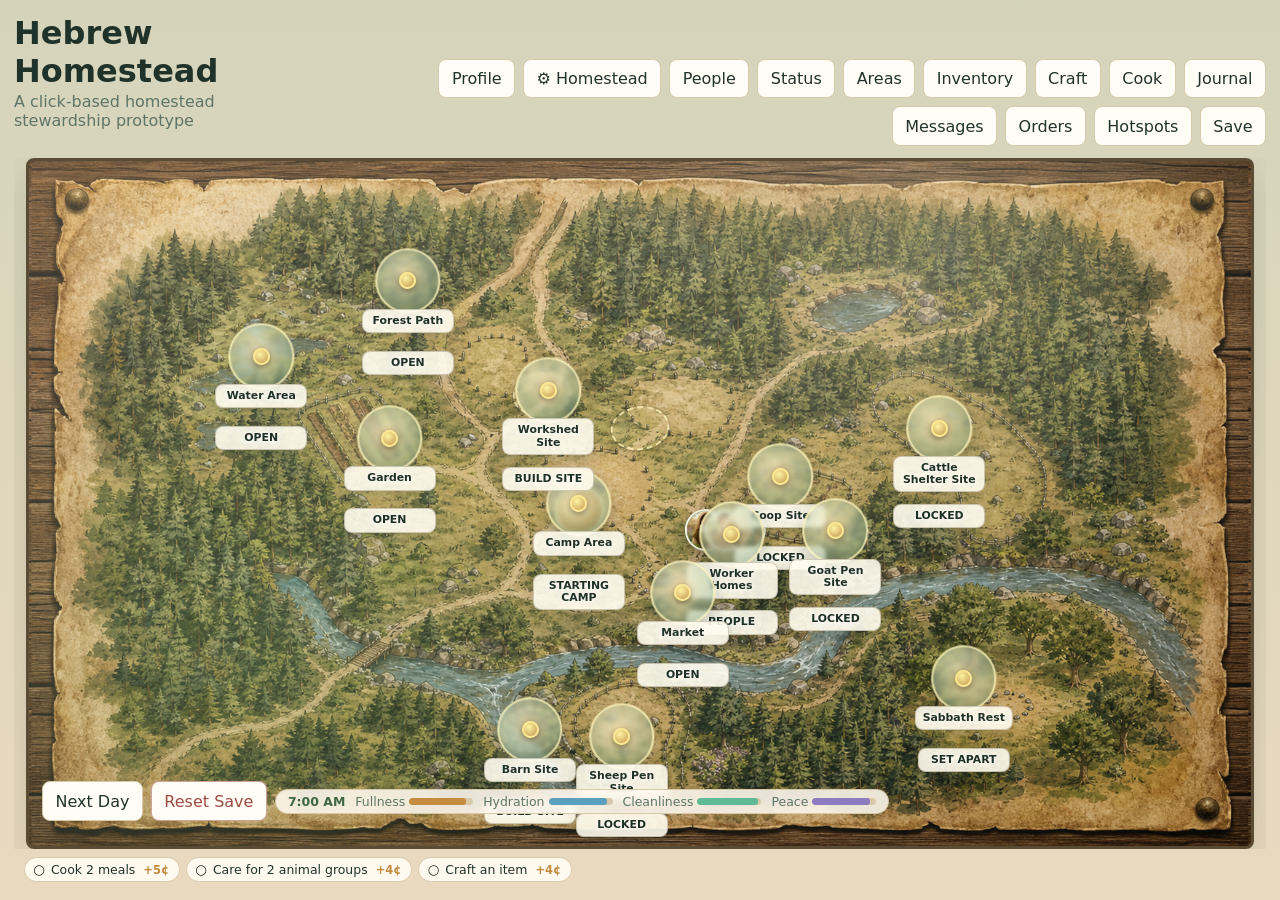
<file: index.html>
<!DOCTYPE html>
<html lang="en">
<head>
  <meta charset="UTF-8">
  <meta name="viewport" content="width=device-width, initial-scale=1.0">
  <title>Hebrew Homestead</title>
  <link rel="stylesheet" href="style.css?v=20250530d">
</head>
<body>
  <div class="app-shell">
    <header class="topbar">
      <div>
        <h1>Hebrew Homestead</h1>
        <p class="subtitle">A click-based homestead stewardship prototype</p>
      </div>
      <button id="mobileMenuBtn" class="mobile-toggle" type="button" aria-expanded="false" aria-controls="topActions">Menu</button>
      <div id="topActions" class="top-actions">
        <button id="profileBtn" type="button">Profile</button>
        <button id="homesteadBtn" type="button">⚙ Homestead</button>
        <button id="peopleBtn" type="button">People</button>
        <button id="statusBtn" type="button">Status</button>
        <button id="areasBtn" type="button">Areas</button>
        <button id="inventoryBtn" type="button">Inventory</button>
        <button id="craftingBtn" type="button">Craft</button>
        <button id="cookingBtn" type="button">Cook</button>
        <button id="journalBtn" type="button">Journal</button>
        <button id="messagesBtn" type="button">Messages</button>
        <button id="ordersBtn" type="button">Orders</button>
        <button id="debugBtn" type="button">Hotspots</button>
        <button id="saveBtn" type="button">Save</button>
      </div>
    </header>

    <main class="game-layout">
      <section class="scene-shell" aria-label="Current scene">
        <div id="sceneStage" class="scene-stage">
          <div class="scene-fallback">
            <h2 id="sceneTitleOverlay">Homestead Overview</h2>
            <p id="sceneDescriptionOverlay"></p>
          </div>
          <div id="seasonLayer" class="season-layer" aria-hidden="true"></div>
          <div id="sceneDecorations" class="scene-decorations" aria-hidden="true"></div>
          <div id="hotspotLayer" class="hotspot-layer"></div>
          <div id="nightOverlay" class="night-overlay" aria-hidden="true"></div>
          <div id="messageBar" class="message-bar" aria-live="polite"></div>
          <div id="modalBackdrop" class="modal-backdrop hidden">
            <section class="modal-panel" role="dialog" aria-modal="true" aria-labelledby="modalTitle">
              <div class="modal-header">
                <h2 id="modalTitle">Modal</h2>
                <button id="closeModalBtn" type="button">Close</button>
              </div>
              <div id="modalBody" class="modal-body"></div>
            </section>
          </div>
        </div>
        <div class="scene-actions">
          <button id="nextDayBtn" type="button">Next Day</button>
          <button id="resetSaveBtn" class="danger-action" type="button">Reset Save</button>
          <div id="vitalBar" class="vital-bar" aria-live="polite"></div>
        </div>
      </section>
      <button id="goalToggleBtn" class="goal-toggle" type="button" aria-expanded="false" aria-controls="goalStrip">Daily Goals</button>
      <div id="goalStrip" class="goal-strip"></div>
    </main>
  </div>

  <div class="landscape-hint" id="landscapeHint" role="dialog" aria-label="Rotate device">
    <span class="hint-icon">📱</span>
    <p class="hint-title">Rotate to Landscape</p>
    <p class="hint-sub">Hebrew Homestead is designed for landscape mode.<br>Rotate your device for the best experience.</p>
    <p class="hint-sub" style="margin-top:8px;opacity:0.55;">Tap anywhere to play in portrait anyway</p>
  </div>

  <script src="game.js?v=20250530d" defer></script>
</body>
</html>
</file>
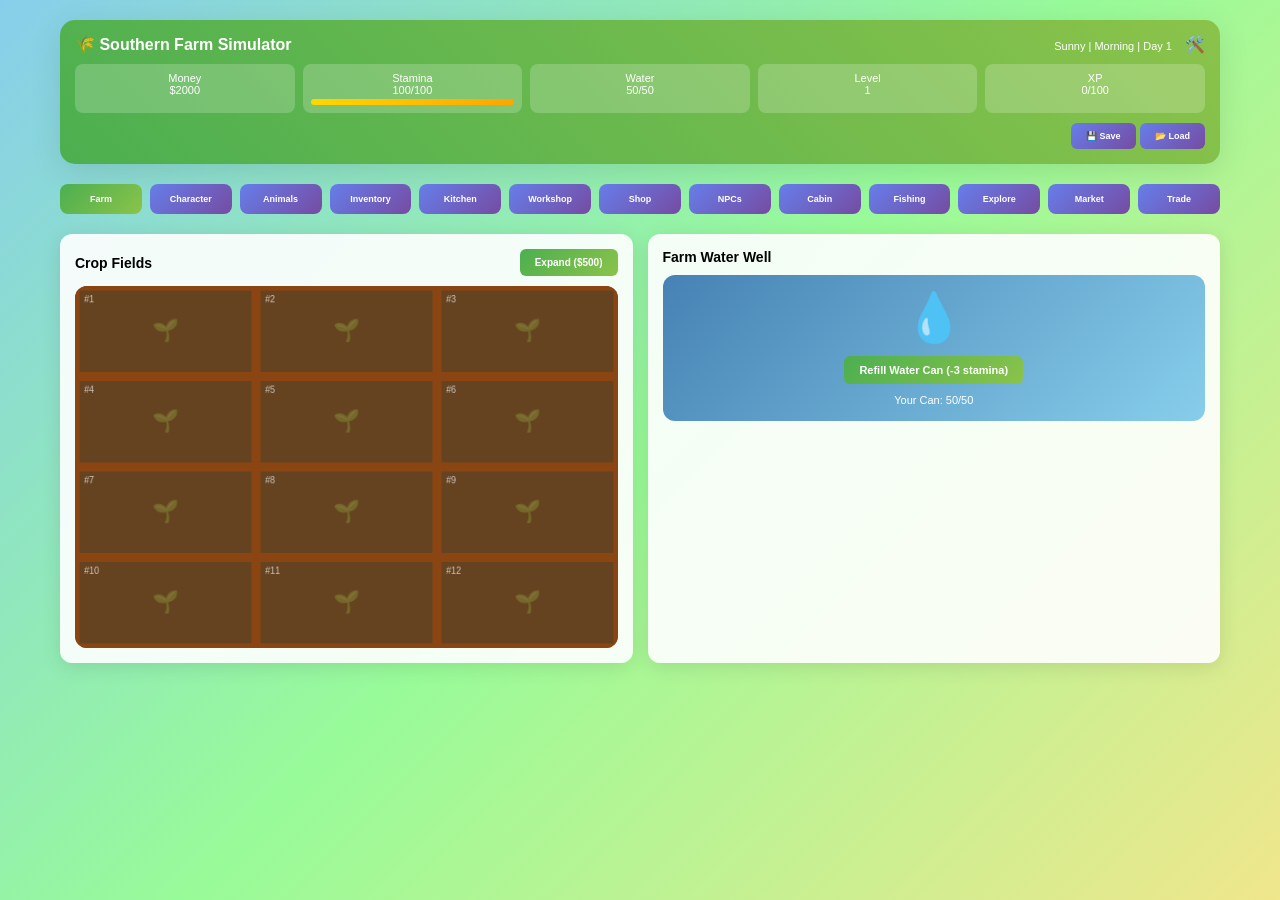
<file: example for plant growing animation and small plots/southernfarm.html>
<!DOCTYPE html>
<html lang="en">
<head>
<meta charset="UTF-8">
<meta name="viewport" content="width=device-width, initial-scale=1.0">
<title>Southern Farm Simulator</title>
<style>
* {
  margin: 0;
  padding: 0;
  box-sizing: border-box;
}

body {
  font-family: 'Segoe UI', Tahoma, Geneva, Verdana, sans-serif;
  background: linear-gradient(135deg, #87CEEB 0%, #98FB98 50%, #F0E68C 100%);
  min-height: 100vh;
  overflow-x: hidden;
}

.game-container {
  max-width: 1200px;
  margin: 0 auto;
  padding: 20px;
}

.dev-panel {
  position: fixed;
  top: 10px;
  right: 10px;
  background: rgba(0,0,0,0.9);
  color: white;
  padding: 15px;
  border-radius: 10px;
  z-index: 5000;
  display: none;
  max-width: 300px;
  max-height: 80vh;
  overflow-y: auto;
}

.dev-panel.active {
  display: block;
}

.dev-btn {
  background: #444;
  color: white;
  border: none;
  padding: 5px 10px;
  border-radius: 4px;
  cursor: pointer;
  margin: 2px;
  font-size: 10px;
}

.dev-btn:hover {
  background: #666;
}

.header {
  background: linear-gradient(45deg, #4CAF50, #8BC34A);
  color: white;
  padding: 15px;
  border-radius: 15px;
  margin-bottom: 20px;
  box-shadow: 0 8px 32px rgba(0,0,0,0.1);
}

.header-stats {
  display: grid;
  grid-template-columns: repeat(auto-fit, minmax(110px, 1fr));
  gap: 8px;
}

.stat-item {
  background: rgba(255,255,255,0.2);
  padding: 8px;
  border-radius: 8px;
  text-align: center;
  font-size: 11px;
}

.progress-bar {
  width: 100%;
  height: 6px;
  background: rgba(255,255,255,0.3);
  border-radius: 3px;
  overflow: hidden;
  margin-top: 3px;
}

.progress-fill {
  height: 100%;
  background: linear-gradient(90deg, #FFD700, #FFA500);
  transition: width 0.3s ease;
}

.nav-container {
  display: grid;
  grid-template-columns: repeat(auto-fit, minmax(70px, 1fr));
  gap: 8px;
  margin-bottom: 20px;
}

.nav-btn {
  background: linear-gradient(135deg, #667eea 0%, #764ba2 100%);
  color: white;
  border: none;
  padding: 10px 6px;
  border-radius: 8px;
  cursor: pointer;
  transition: all 0.3s ease;
  font-weight: bold;
  font-size: 9px;
  text-align: center;
}

.nav-btn:hover {
  transform: translateY(-2px);
}

.nav-btn.active {
  background: linear-gradient(135deg, #4CAF50 0%, #8BC34A 100%);
}

.page {
  display: none;
}

.page.active {
  display: block;
}

.farm-layout {
  display: grid;
  grid-template-columns: 1fr 1fr;
  gap: 15px;
}

.farm-section {
  background: rgba(255,255,255,0.9);
  border-radius: 12px;
  padding: 15px;
  box-shadow: 0 4px 20px rgba(0,0,0,0.1);
}

#farmCanvas {
  width: 100%;
  border-radius: 12px;
  cursor: pointer;
  background: linear-gradient(135deg, #8B4513 0%, #A0522D 100%);
  display: block;
}

#animalsCanvas {
  width: 100%;
  border-radius: 12px;
  cursor: pointer;
  background: linear-gradient(135deg, #90EE90 0%, #98FB98 100%);
  display: block;
  margin-top: 10px;
}

.btn {
  background: linear-gradient(135deg, #667eea 0%, #764ba2 100%);
  color: white;
  border: none;
  padding: 8px 15px;
  border-radius: 6px;
  cursor: pointer;
  transition: all 0.3s ease;
  font-weight: bold;
  font-size: 11px;
}

.btn:hover {
  transform: translateY(-1px);
}

.btn:disabled {
  background: #ccc;
  cursor: not-allowed;
  transform: none;
}

.btn-success { background: linear-gradient(135deg, #4CAF50 0%, #8BC34A 100%); }
.btn-danger { background: linear-gradient(135deg, #FF6B6B 0%, #FF8E53 100%); }

.field-popup {
  position: fixed;
  background: white;
  border: 2px solid #4CAF50;
  border-radius: 12px;
  padding: 20px;
  box-shadow: 0 8px 32px rgba(0,0,0,0.3);
  z-index: 2000;
  max-width: 300px;
  top: 50%;
  left: 50%;
  transform: translate(-50%, -50%);
  display: none;
  max-height: 80vh;
  overflow-y: auto;
}

.field-popup.active {
  display: block;
}

.notification {
  position: fixed;
  top: 20px;
  right: 20px;
  background: linear-gradient(135deg, #4CAF50 0%, #8BC34A 100%);
  color: white;
  padding: 12px 18px;
  border-radius: 8px;
  box-shadow: 0 4px 20px rgba(0,0,0,0.3);
  z-index: 4000;
  font-size: 12px;
  display: none;
}

.appliance-card {
  background: rgba(255,255,255,0.8);
  border-radius: 8px;
  padding: 12px;
  text-align: center;
  cursor: pointer;
  border: 2px solid transparent;
  transition: all 0.3s ease;
}

.appliance-card:hover {
  transform: scale(1.05);
  border-color: #4CAF50;
}

.appliance-card.selected {
  border-color: #4CAF50;
  background: rgba(76, 175, 80, 0.2);
}

@media (max-width: 768px) {
  .farm-layout { grid-template-columns: 1fr; }
}
</style>
</head>
<body>

<div class="dev-panel" id="devPanel">
  <h3 style="margin-bottom: 10px;">Dev Tools</h3>
  <div style="display: grid; grid-template-columns: 1fr 1fr; gap: 5px;">
    <button class="dev-btn" onclick="devAddMoney()">+$5000</button>
    <button class="dev-btn" onclick="devAddStamina()">+100 Stamina</button>
    <button class="dev-btn" onclick="devGrowCrops()">Grow Crops</button>
    <button class="dev-btn" onclick="devAddSeeds()">+Seeds</button>
    <button class="dev-btn" onclick="devMaxSkills()">Max Skills</button>
    <button class="dev-btn" onclick="devAddMaterials()">+Materials</button>
    <button class="dev-btn" onclick="devFeedAnimals()">Feed Animals</button>
    <button class="dev-btn" onclick="devResetGame()">Reset Game</button>
  </div>
  <button class="dev-btn" onclick="toggleDevPanel()" style="width: 100%; margin-top: 10px;">Close</button>
</div>

<div class="game-container">
  <div class="header">
    <div style="display: flex; justify-content: space-between; align-items: center; margin-bottom: 10px;">
      <h1 style="font-size: 16px;">🌾 Southern Farm Simulator</h1>
      <div style="font-size: 11px;">
        <span id="weatherDisplay">Sunny</span> |
        <span id="timeOfDay">Morning</span> |
        <span id="timeDisplay">Day 1</span>
        <button onclick="toggleDevPanel()" style="background: none; border: none; color: white; cursor: pointer; margin-left: 10px; font-size: 16px;">🛠️</button>
      </div>
    </div>
    <div class="header-stats">
      <div class="stat-item">
        <div>Money</div>
        <div id="moneyDisplay">$2000</div>
      </div>
      <div class="stat-item">
        <div>Stamina</div>
        <div id="staminaDisplay">100/100</div>
        <div class="progress-bar">
          <div class="progress-fill" id="staminaBar" style="width: 100%"></div>
        </div>
      </div>
      <div class="stat-item">
        <div>Water</div>
        <div id="waterDisplay">50/50</div>
      </div>
      <div class="stat-item">
        <div>Level</div>
        <div id="levelDisplay">1</div>
      </div>
      <div class="stat-item">
        <div>XP</div>
        <div id="xpDisplay">0/100</div>
      </div>
    </div>
    <div style="margin-top: 10px; text-align: right;">
      <button class="btn" onclick="saveGame()" style="font-size: 9px;">💾 Save</button>
      <button class="btn" onclick="loadGame()" style="font-size: 9px;">📂 Load</button>
    </div>
  </div>

  <div class="nav-container">
    <button class="nav-btn active" onclick="showPage('farm')">Farm</button>
    <button class="nav-btn" onclick="showPage('character')">Character</button>
    <button class="nav-btn" onclick="showPage('animals')">Animals</button>
    <button class="nav-btn" onclick="showPage('inventory')">Inventory</button>
    <button class="nav-btn" onclick="showPage('kitchen')">Kitchen</button>
    <button class="nav-btn" onclick="showPage('workshop')">Workshop</button>
    <button class="nav-btn" onclick="showPage('shop')">Shop</button>
    <button class="nav-btn" onclick="showPage('npcs')">NPCs</button>
    <button class="nav-btn" onclick="showPage('cabin')">Cabin</button>
    <button class="nav-btn" onclick="showPage('fishing')">Fishing</button>
    <button class="nav-btn" onclick="showPage('explore')">Explore</button>
    <button class="nav-btn" onclick="showPage('market')">Market</button>
    <button class="nav-btn" onclick="showPage('trade')">Trade</button>
  </div>

  <div id="farm" class="page active">
    <div class="farm-layout">
      <div class="farm-section">
        <div style="display: flex; justify-content: space-between; align-items: center; margin-bottom: 10px;">
          <h3 style="font-size: 14px;">Crop Fields</h3>
          <button class="btn btn-success" onclick="expandFields()" style="font-size: 10px;">Expand ($500)</button>
        </div>
        <div id="farmUpgrades" style="margin-bottom: 10px; font-size: 11px;">
          <div id="tractorStatus"></div>
          <div id="irrigationStatus"></div>
        </div>
        <canvas id="farmCanvas" width="600" height="400"></canvas>
      </div>
      <div class="farm-section">
        <h3 style="font-size: 14px; margin-bottom: 10px;">Farm Water Well</h3>
        <div style="background: linear-gradient(135deg, #4682B4 0%, #87CEEB 100%); border-radius: 12px; padding: 15px; text-align: center; color: white;">
          <div style="font-size: 48px; margin-bottom: 10px;">💧</div>
          <button class="btn btn-success" onclick="refillWater()">Refill Water Can (-3 stamina)</button>
          <div style="margin-top: 10px; font-size: 11px;">Your Can: <span id="wellWaterDisplay">50/50</span></div>
        </div>
      </div>
    </div>
  </div>

  <div id="character" class="page">
    <h2 style="font-size: 16px; margin-bottom: 15px;">Character</h2>
    <div class="farm-section">
      <h3 style="margin-bottom: 10px;">Skills</h3>
      <div id="skillsDisplay"></div>
    </div>
  </div>

  <div id="animals" class="page">
    <h2 style="font-size: 16px; margin-bottom: 15px;">Animal Management</h2>
    <div class="farm-section">
      <h3 style="font-size: 14px; margin-bottom: 10px;">Animal Pens</h3>
      <canvas id="animalsCanvas" width="800" height="500"></canvas>
    </div>
    <div id="animalControls" style="margin-top: 15px;"></div>
  </div>

  <div id="inventory" class="page">
    <h2 style="font-size: 16px; margin-bottom: 15px;">Inventory</h2>
    <div style="background: rgba(255,255,255,0.9); border-radius: 12px; padding: 15px; margin-bottom: 15px;">
      <h3 style="margin-bottom: 10px; font-size: 14px;">Seeds</h3>
      <div id="inventorySeeds" style="display: grid; grid-template-columns: repeat(auto-fit, minmax(100px, 1fr)); gap: 8px;"></div>
    </div>
    <div style="background: rgba(255,255,255,0.9); border-radius: 12px; padding: 15px; margin-bottom: 15px;">
      <h3 style="margin-bottom: 10px; font-size: 14px;">Crops</h3>
      <div id="inventoryCrops" style="display: grid; grid-template-columns: repeat(auto-fit, minmax(100px, 1fr)); gap: 8px;"></div>
    </div>
    <div style="background: rgba(255,255,255,0.9); border-radius: 12px; padding: 15px; margin-bottom: 15px;">
      <h3 style="margin-bottom: 10px; font-size: 14px;">Fish</h3>
      <div id="inventoryFish" style="display: grid; grid-template-columns: repeat(auto-fit, minmax(100px, 1fr)); gap: 8px;"></div>
    </div>
    <div style="background: rgba(255,255,255,0.9); border-radius: 12px; padding: 15px; margin-bottom: 15px;">
      <h3 style="margin-bottom: 10px; font-size: 14px;">Cooked Food (Click to eat)</h3>
      <div id="inventoryCooked" style="display: grid; grid-template-columns: repeat(auto-fit, minmax(100px, 1fr)); gap: 8px;"></div>
    </div>
    <div style="background: rgba(255,255,255,0.9); border-radius: 12px; padding: 15px; margin-bottom: 15px;">
      <h3 style="margin-bottom: 10px; font-size: 14px;">Materials</h3>
      <div id="inventoryMaterials" style="display: grid; grid-template-columns: repeat(auto-fit, minmax(100px, 1fr)); gap: 8px;"></div>
    </div>
  </div>

  <div id="kitchen" class="page">
    <div style="background: linear-gradient(135deg, #FFF8DC 0%, #F5DEB3 100%); border-radius: 15px; padding: 20px;">
      <h2 style="text-align: center; color: #8B4513; margin-bottom: 15px;">Country Kitchen</h2>
      <div id="kitchenLevel" style="text-align: center; margin-bottom: 15px; font-size: 12px;">
        Level 1 Kitchen
        <button class="btn" onclick="upgradeKitchen()" style="font-size: 10px; margin-left: 10px;">Upgrade ($1000)</button>
      </div>
      <div style="display: grid; grid-template-columns: repeat(auto-fit, minmax(100px, 1fr)); gap: 12px; margin-bottom: 15px;">
        <div class="appliance-card" onclick="selectAppliance('stove')" id="appliance-stove">
          <div style="font-size: 32px;">🔥</div>
          <div style="font-size: 11px; margin-top: 5px; font-weight: bold;">Stove</div>
        </div>
        <div class="appliance-card" onclick="selectAppliance('oven')" id="appliance-oven">
          <div style="font-size: 32px;">🍞</div>
          <div style="font-size: 11px; margin-top: 5px; font-weight: bold;">Oven</div>
        </div>
        <div class="appliance-card" onclick="selectAppliance('grill')" id="appliance-grill">
          <div style="font-size: 32px;">🍖</div>
          <div style="font-size: 11px; margin-top: 5px; font-weight: bold;">Grill</div>
        </div>
        <div class="appliance-card" onclick="selectAppliance('fryer')" id="appliance-fryer">
          <div style="font-size: 32px;">🍤</div>
          <div style="font-size: 11px; margin-top: 5px; font-weight: bold;">Fryer</div>
        </div>
      </div>
      <div id="cookingRecipes"></div>
    </div>
  </div>

  <div id="workshop" class="page">
    <h2 style="font-size: 16px; margin-bottom: 15px;">Workshop</h2>
    <div style="background: rgba(255,255,255,0.9); border-radius: 12px; padding: 15px; margin-bottom: 15px;">
      <h3 style="margin-bottom: 10px;">Farm Upgrades</h3>
      <div id="farmUpgradesList"></div>
    </div>
    <div style="background: rgba(255,255,255,0.9); border-radius: 12px; padding: 15px;">
      <h3 style="margin-bottom: 10px;">Production</h3>
      <div style="background: #4CAF50; color: white; padding: 15px; border-radius: 8px;">
        <h4 style="margin-bottom: 6px; font-size: 12px;">Make Animal Feed</h4>
        <div style="font-size: 10px; margin-bottom: 8px;">5 Wheat → 20 Animal Feed</div>
        <button class="btn btn-success" onclick="craftAnimalFeed()" style="font-size: 10px;">Craft</button>
      </div>
    </div>
  </div>

  <div id="shop" class="page">
    <h2 style="font-size: 16px; margin-bottom: 15px;">Your Farm Shop</h2>
    <div style="background: rgba(255,255,255,0.9); border-radius: 12px; padding: 15px; margin-bottom: 15px;">
      <h3 style="margin-bottom: 10px;">List Items for Sale</h3>
      <p style="font-size: 11px; margin-bottom: 10px; color: #666;">Customers buy when you sleep!</p>
      <div style="margin-bottom: 15px;">
        <label style="font-size: 11px; display: block; margin-bottom: 5px;">Select Item:</label>
        <select id="shopItemSelect" style="width: 100%; padding: 8px; border-radius: 6px; border: 1px solid #ddd; margin-bottom: 8px; font-size: 11px;">
          <option value="">-- Choose Item --</option>
        </select>
        <label style="font-size: 11px; display: block; margin-bottom: 5px;">Quantity:</label>
        <input type="number" id="shopQuantity" min="1" value="1" style="width: 100%; padding: 8px; border-radius: 6px; border: 1px solid #ddd; margin-bottom: 8px; font-size: 11px;">
        <button class="btn btn-success" onclick="listItemInShop()" style="font-size: 11px; width: 100%;">List Item</button>
      </div>
    </div>
    <div style="background: rgba(255,255,255,0.9); border-radius: 12px; padding: 15px;">
      <h3 style="margin-bottom: 10px;">Listed Items</h3>
      <div id="shopListings"></div>
    </div>
  </div>

  <div id="npcs" class="page">
    <h2 style="font-size: 16px; margin-bottom: 15px;">Town NPCs</h2>
    <div id="npcContainer"></div>
  </div>

  <div id="cabin" class="page">
    <div style="background: linear-gradient(135deg, #8B4513 0%, #D2691E 100%); border-radius: 15px; padding: 25px; text-align: center; color: white;">
      <h2 style="margin-bottom: 15px;">Cozy Log Cabin</h2>
      <div style="font-size: 40px; margin-bottom: 15px;">🏠🔥💤</div>
      <div style="display: grid; grid-template-columns: repeat(2, 1fr); gap: 12px;">
        <button style="background: rgba(255,255,255,0.2); border: none; color: white; padding: 15px; border-radius: 8px; cursor: pointer;" onclick="takeNap()">
          <div style="font-size: 24px;">😴</div>
          <div style="font-size: 11px; margin-top: 5px;"><strong>Nap</strong><br/>+30 Stamina</div>
        </button>
        <button style="background: rgba(255,255,255,0.2); border: none; color: white; padding: 15px; border-radius: 8px; cursor: pointer;" onclick="endDay()">
          <div style="font-size: 24px;">🛏️</div>
          <div style="font-size: 11px; margin-top: 5px;"><strong>Sleep</strong><br/>End Day</div>
        </button>
      </div>
    </div>
  </div>

  <div id="fishing" class="page">
    <div style="background: linear-gradient(180deg, #87CEEB 0%, #4682B4 100%); border-radius: 15px; padding: 20px; text-align: center;">
      <h2 style="margin-bottom: 15px; color: white;">Mountain Stream Fishing</h2>
      <canvas id="fishingCanvas" width="600" height="300" style="border-radius: 10px; display: block; margin: 0 auto;"></canvas>
      <div style="margin: 15px 0;">
        <button class="btn btn-success" onclick="castLine()" id="castBtn">Cast Line (-8 stamina)</button>
        <button class="btn btn-danger" onclick="reelIn()" id="reelBtn" style="display: none;">Reel In!</button>
        <div style="margin-top: 10px; font-size: 11px; color: white;">Worm Bait: <span id="wormCount">5</span></div>
      </div>
    </div>
  </div>

  <div id="explore" class="page">
    <h2 style="font-size: 16px; margin-bottom: 15px;">Exploration</h2>
    <div style="background: linear-gradient(135deg, #8B4513 0%, #A0522D 100%); border-radius: 15px; padding: 20px; color: white; text-align: center;">
      <h3>Activities</h3>
      <div style="display: grid; grid-template-columns: repeat(auto-fit, minmax(120px, 1fr)); gap: 15px; margin-top: 15px;">
        <button style="background: rgba(255,255,255,0.2); border: none; color: white; padding: 15px; border-radius: 10px; cursor: pointer;" onclick="chopWood()">
          <div style="font-size: 24px;">🪓</div>
          <div style="font-size: 11px; margin-top: 5px;"><strong>Chop Wood</strong><br/>(-6 stamina)</div>
        </button>
        <button style="background: rgba(255,255,255,0.2); border: none; color: white; padding: 15px; border-radius: 10px; cursor: pointer;" onclick="digWorms()">
          <div style="font-size: 24px;">🪱</div>
          <div style="font-size: 11px; margin-top: 5px;"><strong>Dig Worms</strong><br/>(-4 stamina)</div>
        </button>
        <button style="background: rgba(255,255,255,0.2); border: none; color: white; padding: 15px; border-radius: 10px; cursor: pointer;" onclick="mineStone()">
          <div style="font-size: 24px;">🪨</div>
          <div style="font-size: 11px; margin-top: 5px;"><strong>Mine Stone</strong><br/>(-8 stamina)</div>
        </button>
        <button style="background: rgba(255,255,255,0.2); border: none; color: white; padding: 15px; border-radius: 10px; cursor: pointer;" onclick="mineIron()">
          <div style="font-size: 24px;">⛏️</div>
          <div style="font-size: 11px; margin-top: 5px;"><strong>Mine Iron</strong><br/>(-12 stamina)</div>
        </button>
      </div>
    </div>
  </div>

  <div id="market" class="page">
    <h2 style="font-size: 16px; margin-bottom: 15px;">General Store</h2>
    <div id="marketContent"></div>
  </div>

  <div id="trade" class="page">
    <h2 style="font-size: 16px; margin-bottom: 15px;">Livestock Trading</h2>
    <div id="tradeContent"></div>
  </div>
</div>

<div id="fieldPopup" class="field-popup">
  <h3 id="fieldTitle">Field Actions</h3>
  <div id="fieldActions" style="display: grid; gap: 10px; margin-top: 15px;"></div>
  <button class="btn" onclick="closeFieldPopup()" style="width: 100%; margin-top: 10px;">Close</button>
</div>

<div id="notification" class="notification"></div>

<script>
let gameState = {
  money: 2000, stamina: 100, maxStamina: 100, water: 50, maxWater: 50,
  level: 1, xp: 0, xpToNext: 100, day: 1, timeOfDay: 'Morning', weather: 'Sunny',
  fields: [],
  inventory: {
    seeds: {'Tomato Seeds':10,'Carrot Seeds':8,'Corn Seeds':5,'Wheat Seeds':10,'Okra Seeds':3,'Collard Seeds':5,'Sweet Potato Seeds':4},
    crops: {}, fish: {}, cooked: {}, animalProducts: {},
    materials: {'Wood':20,'Stone':10,'Iron Ore':5,'Worms':5,'Animal Feed':50,'Fertilizer':10}
  },
  animals: [], shopListings: [], npcOrders: [],
  upgrades: {tractor:false,irrigation:false,kitchenLevel:1,shed:false},
  skills: {farming:0,cooking:0,fishing:0,animal:0}
};

const CROPS = {
  'Tomato':{icon:'🍅',growTime:35000,value:8,seeds:'Tomato Seeds',xp:10,color:'#FF6347'},
  'Carrot':{icon:'🥕',growTime:25000,value:6,seeds:'Carrot Seeds',xp:8,color:'#FF8C00'},
  'Corn':{icon:'🌽',growTime:45000,value:12,seeds:'Corn Seeds',xp:15,color:'#FFD700'},
  'Wheat':{icon:'🌾',growTime:40000,value:10,seeds:'Wheat Seeds',xp:12,color:'#F4A460'},
  'Okra':{icon:'🫛',growTime:38000,value:14,seeds:'Okra Seeds',xp:13,color:'#90EE90'},
  'Collards':{icon:'🥬',growTime:32000,value:11,seeds:'Collard Seeds',xp:11,color:'#228B22'},
  'Sweet Potato':{icon:'🍠',growTime:35000,value:12,seeds:'Sweet Potato Seeds',xp:11,color:'#CD853F'}
};

const APPLIANCE_RECIPES = {
  stove:[
    {name:'Tomato Soup',ingredients:{'Tomato':3},stamina:40,value:25},
    {name:'Corn Chowder',ingredients:{'Corn':2,'Milk':1},stamina:50,value:35},
    {name:'Collard Greens',ingredients:{'Collards':3},stamina:35,value:30},
    {name:'Vegetable Stew',ingredients:{'Carrot':2,'Tomato':2},stamina:45,value:32}
  ],
  oven:[
    {name:'Cornbread',ingredients:{'Corn':2,'Egg':1},stamina:45,value:30},
    {name:'Sweet Potato Pie',ingredients:{'Sweet Potato':3,'Egg':1},stamina:60,value:50},
    {name:'Biscuits',ingredients:{'Wheat':3,'Milk':1},stamina:35,value:28},
    {name:'Roasted Chicken',ingredients:{'Chicken':1},stamina:70,value:65}
  ],
  grill:[
    {name:'Grilled Bass',ingredients:{'Bass':1},stamina:50,value:40},
    {name:'Grilled Trout',ingredients:{'Trout':1},stamina:45,value:38},
    {name:'BBQ Chicken',ingredients:{'Chicken':1},stamina:65,value:55},
    {name:'Lamb Chops',ingredients:{'Lamb':1},stamina:75,value:70}
  ],
  fryer:[
    {name:'Fried Catfish',ingredients:{'Catfish':1},stamina:55,value:42},
    {name:'Fish & Chips',ingredients:{'Bluegill':2,'Sweet Potato':1},stamina:60,value:45},
    {name:'Fried Okra',ingredients:{'Okra':4},stamina:40,value:35},
    {name:'Chicken Tenders',ingredients:{'Chicken':1,'Egg':1},stamina:55,value:48}
  ]
};

const ANIMALS = {
  'Chicken':{cost:200,product:'Egg',productTime:20000,feedCost:5,icon:'🐔',value:5,sellPrice:150,cleanProduct:'Chicken'},
  'Cow':{cost:1500,product:'Milk',productTime:30000,feedCost:10,icon:'🐄',value:15,sellPrice:1200,cleanProduct:'Beef'},
  'Sheep':{cost:800,product:'Wool',productTime:35000,feedCost:8,icon:'🐑',value:12,sellPrice:600,cleanProduct:'Lamb'}
};

let selectedField=null,selectedAppliance=null,fishingActive=false,fishBiting=false;
let farmCanvas,farmCtx,animalsCanvas,animalsCtx,fishingCanvas,fishingCtx;
let animationFrame=0;

function initGame(){
  for(let i=0;i<12;i++){
    gameState.fields.push({id:i,state:'empty',crop:null,plantTime:0,waterLevel:0,fertilized:false,growthStage:0});
  }
  farmCanvas=document.getElementById('farmCanvas');
  farmCtx=farmCanvas.getContext('2d');
  animalsCanvas=document.getElementById('animalsCanvas');
  animalsCtx=animalsCanvas.getContext('2d');
  fishingCanvas=document.getElementById('fishingCanvas');
  fishingCtx=fishingCanvas.getContext('2d');
  farmCanvas.addEventListener('click',handleFarmClick);
  animalsCanvas.addEventListener('click',handleAnimalClick);
  generateNPCOrders();
  updateDisplay();
  setInterval(updateCrops,1000);
  setInterval(updateAnimals,1000);
  animate();
}

function animate(){
  animationFrame++;
  drawFarm();
  drawAnimals();
  drawFishing();
  requestAnimationFrame(animate);
}

function drawFarm(){
  if(!farmCtx)return;
  const canvas=farmCanvas,ctx=farmCtx;
  ctx.fillStyle='#8B4513';
  ctx.fillRect(0,0,canvas.width,canvas.height);
  const cols=3,rows=Math.ceil(gameState.fields.length/cols);
  const fieldWidth=canvas.width/cols-10,fieldHeight=Math.min(100,canvas.height/rows-10);
  gameState.fields.forEach((field,i)=>{
    const col=i%cols,row=Math.floor(i/cols);
    const x=col*(fieldWidth+10)+5,y=row*(fieldHeight+10)+5;
    if(field.state==='empty')ctx.fillStyle='#654321';
    else if(field.state==='plowed')ctx.fillStyle='#8B4513';
    else if(field.state==='needsWater')ctx.fillStyle='#CD853F';
    else if(field.state==='harvestable')ctx.fillStyle='#FFD700';
    else ctx.fillStyle='#228B22';
    ctx.fillRect(x,y,fieldWidth,fieldHeight);
    if(field.fertilized){
      ctx.strokeStyle='#FFD700';ctx.lineWidth=3;ctx.strokeRect(x,y,fieldWidth,fieldHeight);
      ctx.font='16px Arial';ctx.fillText('⭐',x+5,y+20);
    }
    if(field.crop&&(field.state==='planted'||field.state==='growing'||field.state==='harvestable')){
      const cropData=CROPS[field.crop];
      const elapsed=Date.now()-field.plantTime;
      const progress=Math.min(1,elapsed/cropData.growTime);
      let growthStage=0;
      if(progress<0.25)growthStage=0;
      else if(progress<0.5)growthStage=1;
      else if(progress<0.75)growthStage=2;
      else growthStage=3;
      const centerX=x+fieldWidth/2,centerY=y+fieldHeight/2;
      if(field.state==='harvestable'){
        ctx.save();ctx.translate(centerX,centerY);ctx.rotate((animationFrame*0.05)%(Math.PI*2));
        ctx.fillStyle=cropData.color;ctx.beginPath();
        for(let i=0;i<8;i++){
          const angle=(i/8)*Math.PI*2;
          const r=15+Math.sin(animationFrame*0.1+i)*3;
          ctx.lineTo(Math.cos(angle)*r,Math.sin(angle)*r);
        }
        ctx.closePath();ctx.fill();ctx.restore();
        ctx.font='24px Arial';ctx.textAlign='center';ctx.textBaseline='middle';
        ctx.fillText(cropData.icon,centerX,centerY);
      }else{
        const size=10+growthStage*8;
        ctx.fillStyle=cropData.color;
        if(growthStage===0){
          ctx.beginPath();ctx.arc(centerX,centerY,5,0,Math.PI*2);ctx.fill();
        }else if(growthStage===1){
          ctx.fillRect(centerX-3,centerY-5,6,15);
          ctx.fillStyle='#90EE90';ctx.beginPath();ctx.arc(centerX,centerY-5,5,0,Math.PI*2);ctx.fill();
        }else if(growthStage===2){
          ctx.fillRect(centerX-4,centerY-10,8,25);
          ctx.fillStyle=cropData.color;ctx.beginPath();
          ctx.arc(centerX-8,centerY-8,6,0,Math.PI*2);
          ctx.arc(centerX+8,centerY-8,6,0,Math.PI*2);ctx.fill();
        }else{
          ctx.font='20px Arial';ctx.textAlign='center';ctx.textBaseline='middle';
          ctx.fillText(cropData.icon,centerX,centerY);
        }
      }
    }else if(field.state==='empty'){
      ctx.font='24px Arial';ctx.fillStyle='rgba(255,255,255,0.3)';
      ctx.textAlign='center';ctx.textBaseline='middle';
      ctx.fillText('🌱',x+fieldWidth/2,y+fieldHeight/2);
    }else if(field.state==='needsWater'){
      ctx.font='32px Arial';ctx.textAlign='center';ctx.textBaseline='middle';
      ctx.fillText('💧',x+fieldWidth/2,y+fieldHeight/2);
    }
    ctx.font='10px Arial';ctx.fillStyle='rgba(255,255,255,0.7)';
    ctx.textAlign='left';ctx.textBaseline='top';ctx.fillText('#'+(i+1),x+5,y+5);
  });
}

function drawAnimals(){
  if(!animalsCtx)return;
  const canvas=animalsCanvas,ctx=animalsCtx;
  ctx.fillStyle='#90EE90';ctx.fillRect(0,0,canvas.width,canvas.height);
  ctx.fillStyle='rgba(34,139,34,0.3)';
  for(let i=0;i<50;i++){
    const x=(i*73)%canvas.width,y=(i*97)%canvas.height;
    ctx.fillRect(x,y,3,8);
  }
  if(gameState.animals.length===0){
    ctx.font='20px Arial';ctx.fillStyle='#666';ctx.textAlign='center';ctx.textBaseline='middle';
    ctx.fillText('No animals yet. Visit Trade page!',canvas.width/2,canvas.height/2);
    return;
  }
  const grouped={};
  gameState.animals.forEach(animal=>{
    if(!grouped[animal.type])grouped[animal.type]=[];
    grouped[animal.type].push(animal);
  });
  const penWidth=canvas.width/Object.keys(grouped).length-20;
  let penX=10;
  Object.entries(grouped).forEach(([type,animals])=>{
    ctx.strokeStyle='#8B4513';ctx.lineWidth=4;ctx.strokeRect(penX,10,penWidth,canvas.height-20);
    ctx.font='bold 16px Arial';ctx.fillStyle='#8B4513';ctx.textAlign='center';
    ctx.fillText(type+' Pen',penX+penWidth/2,30);
    animals.forEach((animal,i)=>{
      const animalData=ANIMALS[animal.type];
      const baseX=penX+penWidth/2,baseY=100+i*80;
      const offsetX=Math.sin(animationFrame*0.02+i)*20;
      const offsetY=Math.cos(animationFrame*0.03+i)*10;
      const x=baseX+offsetX,y=baseY+offsetY;
      ctx.fillStyle='rgba(0,0,0,0.2)';ctx.beginPath();
      ctx.ellipse(x,y+25,15,8,0,0,Math.PI*2);ctx.fill();
      ctx.font='40px Arial';ctx.textAlign='center';ctx.textBaseline='middle';
      ctx.fillText(animalData.icon,x,y);
      ctx.font='16px Arial';
      if(animal.fed)ctx.fillText('✅',x-25,y-25);
      else ctx.fillText('❌',x-25,y-25);
      if(animal.productReady)ctx.fillText('🎁',x+25,y-25);
    });
    penX+=penWidth+20;
  });
}

function drawFishing(){
  if(!fishingCtx)return;
  const canvas=fishingCanvas,ctx=fishingCtx;
  ctx.fillStyle='#87CEEB';ctx.fillRect(0,0,canvas.width,canvas.height);
  ctx.fillStyle='#4682B4';ctx.fillRect(0,canvas.height*0.4,canvas.width,canvas.height*0.6);
  ctx.strokeStyle='rgba(255,255,255,0.5)';ctx.lineWidth=2;
  for(let i=0;i<5;i++){
    ctx.beginPath();
    const offset=(animationFrame*2+i*50)%canvas.width;
    for(let x=-50;x<canvas.width+50;x+=20){
      const y=canvas.height*0.4+Math.sin((x+offset)*0.05)*10+i*20;
      if(x===-50)ctx.moveTo(x,y);else ctx.lineTo(x,y);
    }
    ctx.stroke();
  }
  if(fishingActive){
    ctx.strokeStyle='#8B4513';ctx.lineWidth=2;ctx.beginPath();
    ctx.moveTo(canvas.width/2,50);ctx.lineTo(canvas.width/2,canvas.height*0.6);ctx.stroke();
    ctx.fillStyle='#FF0000';ctx.beginPath();
    const bobberY=canvas.height*0.6+Math.sin(animationFrame*0.1)*5;
    ctx.arc(canvas.width/2,bobberY,8,0,Math.PI*2);ctx.fill();
  }
  if(fishBiting){
    ctx.font='40px Arial';ctx.textAlign='center';ctx.textBaseline='middle';
    const scale=1+Math.sin(animationFrame*0.3)*0.2;
    ctx.save();ctx.translate(canvas.width/2,canvas.height*0.65);
    ctx.scale(scale,scale);ctx.fillText('🐟',0,0);ctx.restore();
  }
}

function handleFarmClick(e){
  const rect=farmCanvas.getBoundingClientRect();
  const x=e.clientX-rect.left,y=e.clientY-rect.top;
  const scaleX=farmCanvas.width/rect.width,scaleY=farmCanvas.height/rect.height;
  const canvasX=x*scaleX,canvasY=y*scaleY;
  const cols=3,rows=Math.ceil(gameState.fields.length/cols);
  const fieldWidth=farmCanvas.width/cols-10,fieldHeight=Math.min(100,farmCanvas.height/rows-10);
  gameState.fields.forEach((field,i)=>{
    const col=i%cols,row=Math.floor(i/cols);
    const fx=col*(fieldWidth+10)+5,fy=row*(fieldHeight+10)+5;
    if(canvasX>=fx&&canvasX<=fx+fieldWidth&&canvasY>=fy&&canvasY<=fy+fieldHeight){
      openFieldPopup(i);
    }
  });
}

function handleAnimalClick(e){renderAnimalControls();}

function toggleDevPanel(){document.getElementById('devPanel').classList.toggle('active');}
function devAddMoney(){gameState.money+=5000;updateDisplay();showNotification('Added $5000');}
function devAddStamina(){gameState.stamina=Math.min(gameState.maxStamina+100,gameState.stamina+100);gameState.maxStamina+=100;updateDisplay();showNotification('Added 100 stamina');}
function devGrowCrops(){gameState.fields.forEach(field=>{if(field.state==='growing'||field.state==='planted')field.state='harvestable';});showNotification('All crops ready to harvest!');}
function devAddSeeds(){Object.keys(gameState.inventory.seeds).forEach(seed=>{gameState.inventory.seeds[seed]+=50;});updateDisplay();showNotification('Added 50 of each seed');}
function devMaxSkills(){Object.keys(gameState.skills).forEach(skill=>{gameState.skills[skill]=100;});updateDisplay();showNotification('Maxed all skills!');}
function devAddMaterials(){Object.keys(gameState.inventory.materials).forEach(mat=>{gameState.inventory.materials[mat]+=100;});updateDisplay();showNotification('Added 100 of each material');}
function devFeedAnimals(){gameState.animals.forEach(animal=>{animal.fed=true;animal.lastFed=Date.now();animal.productReady=true;});renderAnimalControls();showNotification('All animals fed and products ready!');}
function devResetGame(){if(confirm('Are you sure you want to reset the game? This cannot be undone!')){localStorage.removeItem('southernFarmSave');location.reload();}}

function updateDisplay(){
  document.getElementById('moneyDisplay').textContent='$'+gameState.money;
  document.getElementById('staminaDisplay').textContent=gameState.stamina+'/'+gameState.maxStamina;
  document.getElementById('staminaBar').style.width=(gameState.stamina/gameState.maxStamina*100)+'%';
  document.getElementById('waterDisplay').textContent=gameState.water+'/'+gameState.maxWater;
  document.getElementById('wellWaterDisplay').textContent=gameState.water+'/'+gameState.maxWater;
  document.getElementById('levelDisplay').textContent=gameState.level;
  document.getElementById('xpDisplay').textContent=gameState.xp+'/'+gameState.xpToNext;
  document.getElementById('timeDisplay').textContent='Day '+gameState.day;
  document.getElementById('timeOfDay').textContent=gameState.timeOfDay;
  document.getElementById('wormCount').textContent=gameState.inventory.materials['Worms']||0;
  let tractorStatus='',irrigationStatus='';
  if(gameState.upgrades.tractor)tractorStatus='🚜 Tractor: -50% farming stamina';
  if(gameState.upgrades.irrigation)irrigationStatus='💧 Irrigation: -50% water usage';
  document.getElementById('tractorStatus').textContent=tractorStatus;
  document.getElementById('tractorStatus').style.color='#4CAF50';
  document.getElementById('irrigationStatus').textContent=irrigationStatus;
  document.getElementById('irrigationStatus').style.color='#4682B4';
  document.getElementById('kitchenLevel').innerHTML=`Level ${gameState.upgrades.kitchenLevel} Kitchen<button class="btn" onclick="upgradeKitchen()" style="font-size:10px;margin-left:10px;">Upgrade ($${gameState.upgrades.kitchenLevel*1000})</button>`;
}

function showNotification(message){
  const notif=document.getElementById('notification');
  notif.textContent=message;notif.style.display='block';
  setTimeout(()=>{notif.style.display='none';},3000);
}

function addXP(amount){
  gameState.xp+=amount;
  while(gameState.xp>=gameState.xpToNext){
    gameState.xp-=gameState.xpToNext;gameState.level++;
    gameState.xpToNext=Math.floor(gameState.xpToNext*1.5);
    showNotification('Level Up! Now level '+gameState.level);
  }
  updateDisplay();
}

function useStamina(amount){
  if(gameState.upgrades.tractor&&amount<=8)amount=Math.floor(amount/2);
  if(gameState.stamina<amount){showNotification('Not enough stamina!');return false;}
  gameState.stamina=Math.max(0,gameState.stamina-amount);updateDisplay();return true;
}

function addItem(category,item,amount=1){
  if(!gameState.inventory[category][item])gameState.inventory[category][item]=0;
  gameState.inventory[category][item]+=amount;updateDisplay();
}

function removeItem(category,item,amount=1){
  if(!gameState.inventory[category][item]||gameState.inventory[category][item]<amount)return false;
  gameState.inventory[category][item]-=amount;
  if(gameState.inventory[category][item]<=0)delete gameState.inventory[category][item];
  updateDisplay();return true;
}

function expandFields(){
  if(gameState.money<500){showNotification('Not enough money!');return;}
  gameState.money-=500;
  const newFieldId=gameState.fields.length;
  gameState.fields.push({id:newFieldId,state:'empty',crop:null,plantTime:0,waterLevel:0,fertilized:false,growthStage:0});
  showNotification('Field expanded! Now have '+gameState.fields.length+' fields');
  updateDisplay();
}

function openFieldPopup(fieldId){
  selectedField=fieldId;
  const field=gameState.fields[fieldId];
  const popup=document.getElementById('fieldPopup');
  const actions=document.getElementById('fieldActions');
  document.getElementById('fieldTitle').textContent='Field '+(fieldId+1);
  actions.innerHTML='';
  if(field.state==='empty'){
    const btn=document.createElement('button');
    btn.className='btn btn-success';
    btn.textContent='Plow Field (-5 stamina)';
    btn.onclick=()=>plowField(fieldId);
    actions.appendChild(btn);
  }
  if((field.state==='plowed'||field.state==='planted'||field.state==='growing')&&!field.fertilized){
    const btn=document.createElement('button');
    btn.className='btn';btn.style.background='#8B4513';
    btn.textContent='Fertilize (+50% yield, optional)';
    btn.onclick=()=>fertilizeField(fieldId);
    actions.appendChild(btn);
  }
  if(field.state==='plowed'){
    const plantDiv=document.createElement('div');
    plantDiv.innerHTML='<div style="font-size:12px;margin-bottom:8px;font-weight:bold;">Plant:</div>';
    Object.entries(CROPS).forEach(([name,data])=>{
      const btn=document.createElement('button');
      btn.className='btn btn-success';
      btn.style.width='100%';btn.style.margin='4px 0';btn.style.fontSize='11px';
      btn.textContent=`${data.icon} ${name} (${gameState.inventory.seeds[data.seeds]||0} seeds)`;
      btn.disabled=!gameState.inventory.seeds[data.seeds];
      btn.onclick=()=>plantCrop(fieldId,name);
      plantDiv.appendChild(btn);
    });
    actions.appendChild(plantDiv);
  }
  if(field.state==='planted'||field.state==='growing'||field.state==='needsWater'){
    const btn=document.createElement('button');
    btn.className='btn';btn.style.background='#4682B4';
    btn.textContent='Water Crop (-2 stamina, -5 water)';
    btn.onclick=()=>waterField(fieldId);
    actions.appendChild(btn);
  }
  if(field.state==='harvestable'){
    const btn=document.createElement('button');
    btn.className='btn btn-success';
    btn.textContent='Harvest (-4 stamina)';
    btn.onclick=()=>harvestCrop(fieldId);
    actions.appendChild(btn);
  }
  popup.classList.add('active');
}

function closeFieldPopup(){document.getElementById('fieldPopup').classList.remove('active');selectedField=null;}

function plowField(fieldId){
  if(!useStamina(5))return;
  gameState.fields[fieldId].state='plowed';addXP(2);
  showNotification('Field plowed!');closeFieldPopup();
}

function fertilizeField(fieldId){
  const field=gameState.fields[fieldId];
  if(field.fertilized){showNotification('Already fertilized!');return;}
  if(!gameState.inventory.materials['Fertilizer']||gameState.inventory.materials['Fertilizer']<1){
    showNotification('No fertilizer available!');return;
  }
  if(!useStamina(3))return;
  removeItem('materials','Fertilizer',1);
  gameState.fields[fieldId].fertilized=true;
  showNotification('Field fertilized! Harvest will be +50%');closeFieldPopup();
}

function plantCrop(fieldId,cropName){
  const field=gameState.fields[fieldId];
  const cropData=CROPS[cropName];
  if(field.state!=='plowed'){showNotification('Plow the field first!');return;}
  if(!removeItem('seeds',cropData.seeds,1)){showNotification('No seeds available!');return;}
  if(!useStamina(3))return;
  gameState.fields[fieldId]={...field,state:'planted',crop:cropName,plantTime:Date.now(),waterLevel:0,growthStage:0};
  addXP(3);showNotification(cropName+' planted! Remember to water it.');closeFieldPopup();
}

function waterField(fieldId){
  const field=gameState.fields[fieldId];
  if(field.state!=='planted'&&field.state!=='growing'&&field.state!=='needsWater'){
    showNotification('Nothing to water here!');return;
  }
  let waterCost=5;
  if(gameState.upgrades.irrigation)waterCost=Math.floor(waterCost/2);
  if(gameState.water<waterCost){showNotification('Not enough water! Refill at the well.');return;}
  if(!useStamina(2))return;
  gameState.fields[fieldId].state='growing';
  gameState.fields[fieldId].waterLevel=100;
  gameState.water-=waterCost;
  addXP(1);showNotification('Crop watered!');updateDisplay();closeFieldPopup();
}

function harvestCrop(fieldId){
  const field=gameState.fields[fieldId];
  if(field.state!=='harvestable'){showNotification('Crop not ready!');return;}
  if(!useStamina(4))return;
  const cropName=field.crop;
  const cropData=CROPS[cropName];
  const baseYield=Math.floor(Math.random()*3)+2;
  const yield=field.fertilized?Math.floor(baseYield*1.5):baseYield;
  addItem('crops',cropName,yield);addXP(cropData.xp);
  gameState.fields[fieldId]={id:fieldId,state:'empty',crop:null,plantTime:0,waterLevel:0,fertilized:false,growthStage:0};
  const bonus=field.fertilized?' (Fertilizer Bonus!)':'';
  showNotification('Harvested '+yield+' '+cropName+bonus);closeFieldPopup();
}

function refillWater(){if(!useStamina(3))return;gameState.water=gameState.maxWater;showNotification('Water can refilled!');updateDisplay();}

function updateCrops(){
  gameState.fields.forEach(field=>{
    if(field.state==='growing'&&field.crop){
      const elapsed=Date.now()-field.plantTime;
      const cropData=CROPS[field.crop];
      if(field.waterLevel>0){
        field.waterLevel=Math.max(0,field.waterLevel-1);
        if(elapsed>=cropData.growTime)field.state='harvestable';
      }else{field.state='needsWater';}
    }
  });
}

function updateAnimals(){
  gameState.animals.forEach(animal=>{
    if(animal.fed&&!animal.productReady){
      const elapsed=Date.now()-animal.lastFed;
      const animalData=ANIMALS[animal.type];
      if(elapsed>=animalData.productTime)animal.productReady=true;
    }
  });
}

function renderAnimalControls(){
  const container=document.getElementById('animalControls');
  container.innerHTML='';
  if(gameState.animals.length===0)return;
  const grouped={};
  gameState.animals.forEach(animal=>{
    if(!grouped[animal.type])grouped[animal.type]=[];
    grouped[animal.type].push(animal);
  });
  Object.entries(grouped).forEach(([type,animals])=>{
    const pen=document.createElement('div');
    pen.className='farm-section';pen.style.marginBottom='15px';
    pen.innerHTML=`<h3 style="margin-bottom:10px;">${type} Controls</h3>`;
    const grid=document.createElement('div');
    grid.style='display:grid;grid-template-columns:repeat(auto-fit,minmax(150px,1fr));gap:10px;';
    animals.forEach((animal,i)=>{
      const card=document.createElement('div');
      card.style='background:#f0f0f0;padding:10px;border-radius:8px;';
      const animalData=ANIMALS[animal.type];
      card.innerHTML=`<div style="font-size:24px;text-align:center;margin-bottom:5px;">${animalData.icon} #${i+1}</div><div style="font-size:10px;text-align:center;margin-bottom:8px;">${animal.fed?'✅ Fed':'❌ Hungry'}${animal.productReady?' | 🎁 Ready':''}</div>`;
      const btnContainer=document.createElement('div');
      btnContainer.style='display:flex;flex-direction:column;gap:5px;';
      if(!animal.fed){
        const feedBtn=document.createElement('button');
        feedBtn.className='btn btn-success';feedBtn.style.fontSize='9px';
        feedBtn.textContent=`Feed (${animalData.feedCost} feed)`;
        feedBtn.onclick=()=>feedAnimal(animal.id);
        btnContainer.appendChild(feedBtn);
      }
      if(animal.productReady){
        const collectBtn=document.createElement('button');
        collectBtn.className='btn btn-success';collectBtn.style.fontSize='9px';
        collectBtn.textContent=`Collect ${animalData.product}`;
        collectBtn.onclick=()=>collectProduct(animal.id);
        btnContainer.appendChild(collectBtn);
      }
      const breedBtn=document.createElement('button');
      breedBtn.className='btn';breedBtn.style='font-size:9px;background:#FF69B4;';
      breedBtn.textContent='Breed ($300)';
      breedBtn.onclick=()=>breedAnimal(animal.id);
      btnContainer.appendChild(breedBtn);
      const sellBtn=document.createElement('button');
      sellBtn.className='btn btn-danger';sellBtn.style.fontSize='9px';
      sellBtn.textContent=`Sell ($${animalData.sellPrice})`;
      sellBtn.onclick=()=>sellAnimal(animal.id);
      btnContainer.appendChild(sellBtn);
      card.appendChild(btnContainer);grid.appendChild(card);
    });
    pen.appendChild(grid);container.appendChild(pen);
  });
}

function feedAnimal(animalId){
  const animal=gameState.animals.find(a=>a.id===animalId);
  if(!animal)return;
  const animalData=ANIMALS[animal.type];
  if(!removeItem('materials','Animal Feed',animalData.feedCost)){
    showNotification('Not enough animal feed!');return;
  }
  animal.fed=true;animal.lastFed=Date.now();animal.productReady=false;
  showNotification(animal.type+' fed!');renderAnimalControls();
}

function collectProduct(animalId){
  const animal=gameState.animals.find(a=>a.id===animalId);
  if(!animal||!animal.productReady)return;
  const animalData=ANIMALS[animal.type];
  addItem('animalProducts',animalData.product,1);
  animal.productReady=false;animal.lastFed=Date.now();
  addXP(5);showNotification('Collected '+animalData.product+'!');renderAnimalControls();
}

function breedAnimal(animalId){
  const animal=gameState.animals.find(a=>a.id===animalId);
  if(!animal)return;
  if(gameState.money<300){showNotification('Not enough money for breeding!');return;}
  gameState.money-=300;
  const penNumber=animal.pen;
  gameState.animals.push({id:Date.now(),type:animal.type,pen:penNumber,fed:false,productReady:false,lastFed:0});
  showNotification('New '+animal.type+' born! Added to pen '+(penNumber+1));
  updateDisplay();renderAnimalControls();
}

function sellAnimal(animalId){
  const animal=gameState.animals.find(a=>a.id===animalId);
  if(!animal)return;
  const animalData=ANIMALS[animal.type];
  if(confirm(`Sell this ${animal.type} for $${animalData.sellPrice}?`)){
    gameState.money+=animalData.sellPrice;
    gameState.animals=gameState.animals.filter(a=>a.id!==animalId);
    showNotification(`Sold ${animal.type} for $${animalData.sellPrice}!`);
    updateDisplay();renderAnimalControls();
  }
}

function selectAppliance(appliance){
  selectedAppliance=appliance;
  document.querySelectorAll('.appliance-card').forEach(card=>{card.classList.remove('selected');});
  document.getElementById('appliance-'+appliance).classList.add('selected');
  renderKitchen();
}

function renderKitchen(){
  if(!selectedAppliance){
    document.getElementById('cookingRecipes').innerHTML='<div style="text-align:center;padding:20px;color:#666;">Select an appliance to see recipes</div>';
    return;
  }
  const container=document.getElementById('cookingRecipes');
  container.innerHTML='';
  const recipes=APPLIANCE_RECIPES[selectedAppliance];
  recipes.forEach(recipe=>{
    const card=document.createElement('div');
    card.style='background:rgba(255,255,255,0.9);padding:15px;border-radius:8px;margin-bottom:10px;';
    const ingredientsText=Object.entries(recipe.ingredients).map(([ing,amt])=>amt+' '+ing).join(', ');
    card.innerHTML=`<div style="font-weight:bold;margin-bottom:5px;font-size:12px;">${recipe.name}</div><div style="font-size:10px;margin-bottom:5px;">Ingredients: ${ingredientsText}</div><div style="font-size:10px;margin-bottom:8px;color:#4CAF50;">Restores: ${recipe.stamina} stamina | Sells for: $${recipe.value}</div><button class="btn btn-success" onclick="cookRecipe('${recipe.name}')" style="font-size:10px;width:100%;">Cook</button>`;
    container.appendChild(card);
  });
}

function cookRecipe(recipeName){
  let recipe=null;
  for(const appliance in APPLIANCE_RECIPES){
    recipe=APPLIANCE_RECIPES[appliance].find(r=>r.name===recipeName);
    if(recipe)break;
  }
  if(!recipe)return;
  for(const [ingredient,amount] of Object.entries(recipe.ingredients)){
    const inCrops=gameState.inventory.crops[ingredient]||0;
    const inProducts=gameState.inventory.animalProducts[ingredient]||0;
    const inFish=gameState.inventory.fish[ingredient]||0;
    if(inCrops+inProducts+inFish<amount){
      showNotification('Not enough '+ingredient+'!');return;
    }
  }
  for(const [ingredient,amount] of Object.entries(recipe.ingredients)){
    if(gameState.inventory.crops[ingredient]){
      removeItem('crops',ingredient,amount);
    }else if(gameState.inventory.animalProducts[ingredient]){
      removeItem('animalProducts',ingredient,amount);
    }else if(gameState.inventory.fish[ingredient]){
      removeItem('fish',ingredient,amount);
    }
  }
  addItem('cooked',recipeName,1);addXP(8);
  showNotification(recipeName+' cooked!');renderInventory();
}

function upgradeKitchen(){
  const cost=gameState.upgrades.kitchenLevel*1000;
  if(gameState.money<cost){showNotification('Not enough money!');return;}
  gameState.money-=cost;gameState.upgrades.kitchenLevel++;
  showNotification('Kitchen upgraded to level '+gameState.upgrades.kitchenLevel+'!');
  updateDisplay();
}

function renderWorkshop(){
  const container=document.getElementById('farmUpgradesList');
  container.innerHTML='';
  const upgrades=[
    {name:'tractor',display:'🚜 Tractor',desc:'Reduces farming stamina cost by 50%',cost:2000,materials:{'Wood':50,'Iron Ore':20}},
    {name:'irrigation',display:'💧 Irrigation System',desc:'Reduces water usage by 50%',cost:1500,materials:{'Wood':30,'Stone':40}},
    {name:'shed',display:'🏚️ Tool Shed',desc:'Unlocks advanced tool upgrades',cost:3000,materials:{'Wood':100,'Stone':50,'Iron Ore':30}}
  ];
  upgrades.forEach(upgrade=>{
    if(gameState.upgrades[upgrade.name])return;
    const card=document.createElement('div');
    card.style='background:#f0f0f0;padding:15px;border-radius:8px;margin-bottom:10px;';
    const materialsText=Object.entries(upgrade.materials).map(([mat,amt])=>amt+' '+mat).join(', ');
    card.innerHTML=`<div style="font-weight:bold;margin-bottom:5px;">${upgrade.display}</div><div style="font-size:10px;margin-bottom:5px;">${upgrade.desc}</div><div style="font-size:10px;margin-bottom:8px;color:#666;">Requires: ${materialsText}</div><button class="btn btn-success" onclick="buyUpgrade('${upgrade.name}',${upgrade.cost},${JSON.stringify(upgrade.materials).replace(/"/g,'&quot;')})" style="font-size:10px;">Build ($${upgrade.cost})</button>`;
    container.appendChild(card);
  });
}

function buyUpgrade(upgradeName,cost,materials){
  if(gameState.money<cost){showNotification('Not enough money!');return;}
  for(const [mat,amt] of Object.entries(materials)){
    if((gameState.inventory.materials[mat]||0)<amt){
      showNotification('Not enough '+mat+'!');return;
    }
  }
  for(const [mat,amt] of Object.entries(materials)){
    removeItem('materials',mat,amt);
  }
  gameState.money-=cost;gameState.upgrades[upgradeName]=true;
  showNotification(upgradeName+' upgraded!');updateDisplay();renderWorkshop();
}

function craftAnimalFeed(){
  if((gameState.inventory.crops['Wheat']||0)<5){
    showNotification('Need 5 Wheat!');return;
  }
  removeItem('crops','Wheat',5);addItem('materials','Animal Feed',20);
  showNotification('Created 20 Animal Feed!');
}

function updateShopItemSelect(){
  const select=document.getElementById('shopItemSelect');
  select.innerHTML='<option value="">-- Choose Item --</option>';
  Object.entries(gameState.inventory.crops).forEach(([name,amount])=>{
    if(amount>0){
      const option=document.createElement('option');
      option.value=`crops|${name}`;
      option.textContent=`${CROPS[name]?.icon} ${name} (${amount}) - $${CROPS[name]?.value} each`;
      select.appendChild(option);
    }
  });
  Object.entries(gameState.inventory.cooked).forEach(([name,amount])=>{
    if(amount>0){
      let value=20;
      for(const appliance in APPLIANCE_RECIPES){
        const recipe=APPLIANCE_RECIPES[appliance].find(r=>r.name===name);
        if(recipe){value=recipe.value;break;}
      }
      const option=document.createElement('option');
      option.value=`cooked|${name}`;
      option.textContent=`🍽️ ${name} (${amount}) - $${value} each`;
      select.appendChild(option);
    }
  });
  Object.entries(gameState.inventory.animalProducts).forEach(([name,amount])=>{
    if(amount>0){
      const option=document.createElement('option');
      option.value=`animalProducts|${name}`;
      option.textContent=`${name} (${amount})`;
      select.appendChild(option);
    }
  });
}

function listItemInShop(){
  const select=document.getElementById('shopItemSelect');
  const quantityInput=document.getElementById('shopQuantity');
  const selectedValue=select.value;
  const quantity=parseInt(quantityInput.value)||1;
  if(!selectedValue){showNotification('Please select an item!');return;}
  const [category,itemName]=selectedValue.split('|');
  if((gameState.inventory[category][itemName]||0)<quantity){
    showNotification('Not enough items!');return;
  }
  let unitValue=10;
  if(category==='crops'){
    unitValue=CROPS[itemName]?.value||10;
  }else if(category==='cooked'){
    for(const appliance in APPLIANCE_RECIPES){
      const recipe=APPLIANCE_RECIPES[appliance].find(r=>r.name===itemName);
      if(recipe){unitValue=recipe.value;break;}
    }
  }
  const totalValue=unitValue*quantity;
  removeItem(category,itemName,quantity);
  gameState.shopListings.push({category:category,item:itemName,amount:quantity,value:totalValue});
  showNotification(`Listed ${quantity} ${itemName} for $${totalValue}!`);
  renderShop();renderInventory();
}

function removeFromShop(index){
  const listing=gameState.shopListings[index];
  addItem(listing.category,listing.item,listing.amount);
  gameState.shopListings.splice(index,1);
  showNotification(`Removed ${listing.item} from shop!`);
  renderShop();renderInventory();
}

function renderShop(){
  updateShopItemSelect();
  const container=document.getElementById('shopListings');
  container.innerHTML='';
  if(gameState.shopListings.length===0){
    container.innerHTML='<div style="text-align:center;padding:20px;color:#666;">No items listed</div>';
    return;
  }
  gameState.shopListings.forEach((listing,i)=>{
    const card=document.createElement('div');
    card.style='background:#f0f0f0;padding:10px;border-radius:8px;text-align:center;font-size:11px;margin-bottom:8px;';
    card.innerHTML=`<div>${listing.item}</div><div style="font-weight:bold;margin-top:5px;margin-bottom:8px;">${listing.amount} for $${listing.value}</div><button class="btn btn-danger" onclick="removeFromShop(${i})" style="font-size:10px;">Remove</button>`;
    container.appendChild(card);
  });
}

function sellShopItems(){
  if(gameState.shopListings.length===0)return;
  let totalEarned=0;
  gameState.shopListings.forEach(listing=>{totalEarned+=listing.value;});
  gameState.money+=totalEarned;gameState.shopListings=[];
  showNotification('Shop sold overnight! Earned $'+totalEarned);
  updateDisplay();renderShop();
}

function generateNPCOrders(){
  const npcs=[
    {name:'Ms. Betty',requests:['Tomato','Collards','Cornbread']},
    {name:'Mr. Johnson',requests:['Corn','Wheat','Egg']},
    {name:'Doc Smith',requests:['Sweet Potato','Milk','Grilled Bass']}
  ];
  gameState.npcOrders=npcs.map(npc=>({
    npc:npc.name,
    item:npc.requests[Math.floor(Math.random()*npc.requests.length)],
    amount:Math.floor(Math.random()*3)+2,
    reward:Math.floor(Math.random()*200)+100,
    fulfilled:false
  }));
  renderNPCs();
}

function renderNPCs(){
  const container=document.getElementById('npcContainer');
  container.innerHTML='';
  gameState.npcOrders.forEach((order,i)=>{
    const card=document.createElement('div');
    card.className='farm-section';
    card.style='margin-bottom:15px;border:2px solid #4CAF50;';
    const statusHtml=order.fulfilled
      ?'<div style="color:#4CAF50;font-weight:bold;font-size:12px;">✅ Fulfilled! New orders coming soon...</div>'
      :`<button class="btn btn-success" onclick="fulfillOrder(${i})" style="font-size:11px;">Fulfill Order</button>`;
    card.innerHTML=`<h3 style="margin-bottom:10px;">${order.npc}</h3><div style="background:rgba(76,175,80,0.1);padding:10px;border-radius:8px;margin-bottom:10px;"><div style="font-size:12px;margin-bottom:5px;">Wants: ${order.amount} ${order.item}</div><div style="font-size:11px;color:#4CAF50;font-weight:bold;">Reward: $${order.reward}</div></div>${statusHtml}`;
    container.appendChild(card);
  });
}

function fulfillOrder(orderIndex){
  const order=gameState.npcOrders[orderIndex];
  const inCrops=gameState.inventory.crops[order.item]||0;
  const inCooked=gameState.inventory.cooked[order.item]||0;
  const inProducts=gameState.inventory.animalProducts[order.item]||0;
  if(inCrops+inCooked+inProducts<order.amount){
    showNotification('Not enough items!');return;
  }
  if(inCrops>=order.amount){
    removeItem('crops',order.item,order.amount);
  }else if(inCooked>=order.amount){
    removeItem('cooked',order.item,order.amount);
  }else if(inProducts>=order.amount){
    removeItem('animalProducts',order.item,order.amount);
  }
  gameState.money+=order.reward;
  gameState.npcOrders[orderIndex].fulfilled=true;
  showNotification('Order fulfilled! Earned $'+order.reward);
  addXP(15);updateDisplay();renderNPCs();
  setTimeout(()=>{generateNPCOrders();},3000);
}

function renderInventory(){
  let html='';
  Object.entries(gameState.inventory.seeds).forEach(([name,amount])=>{
    html+=`<div style="padding:10px;background:#f0f0f0;border-radius:8px;text-align:center;font-size:11px;"><div>${name}</div><div style="font-weight:bold;margin-top:5px;">${amount}</div></div>`;
  });
  document.getElementById('inventorySeeds').innerHTML=html;
  html='';
  Object.entries(gameState.inventory.crops).forEach(([name,amount])=>{
    html+=`<div style="padding:10px;background:#f0f0f0;border-radius:8px;text-align:center;font-size:11px;"><div>${CROPS[name]?.icon} ${name}</div><div style="font-weight:bold;margin-top:5px;">${amount}</div></div>`;
  });
  document.getElementById('inventoryCrops').innerHTML=html||'<div style="text-align:center;color:#666;padding:20px;">No crops</div>';
  html='';
  Object.entries(gameState.inventory.fish).forEach(([name,amount])=>{
    html+=`<div style="padding:10px;background:#f0f0f0;border-radius:8px;text-align:center;font-size:11px;"><div>🐟 ${name}</div><div style="font-weight:bold;margin-top:5px;">${amount}</div></div>`;
  });
  document.getElementById('inventoryFish').innerHTML=html||'<div style="text-align:center;color:#666;padding:20px;">No fish</div>';
  html='';
  Object.entries(gameState.inventory.cooked).forEach(([name,amount])=>{
    html+=`<div onclick="eatFood('${name}')" style="padding:10px;background:#4CAF50;color:white;border-radius:8px;text-align:center;font-size:11px;cursor:pointer;"><div>🍽️ ${name}</div><div style="font-weight:bold;margin-top:5px;">${amount}</div></div>`;
  });
  document.getElementById('inventoryCooked').innerHTML=html||'<div style="text-align:center;color:#666;padding:20px;">No cooked food</div>';
  html='';
  Object.entries(gameState.inventory.materials).forEach(([name,amount])=>{
    html+=`<div style="padding:10px;background:#f0f0f0;border-radius:8px;text-align:center;font-size:11px;"><div>${name}</div><div style="font-weight:bold;margin-top:5px;">${amount}</div></div>`;
  });
  document.getElementById('inventoryMaterials').innerHTML=html;
}

function eatFood(foodName){
  let stamina=30;
  for(const appliance in APPLIANCE_RECIPES){
    const recipe=APPLIANCE_RECIPES[appliance].find(r=>r.name===foodName);
    if(recipe){stamina=recipe.stamina;break;}
  }
  if(!removeItem('cooked',foodName,1)){showNotification('No food to eat!');return;}
  gameState.stamina=Math.min(gameState.maxStamina,gameState.stamina+stamina);
  showNotification('Ate '+foodName+'! +'+stamina+' stamina');
  updateDisplay();renderInventory();
}

function castLine(){
  if(!useStamina(8))return;
  if(!removeItem('materials','Worms',1)){
    showNotification('No worms! Dig for some in Explore.');return;
  }
  fishingActive=true;
  document.getElementById('castBtn').style.display='none';
  const biteTime=Math.random()*5000+3000;
  setTimeout(()=>{
    if(!fishingActive)return;
    fishBiting=true;
    document.getElementById('reelBtn').style.display='inline-block';
    showNotification('Fish is biting! Reel in!');
    setTimeout(()=>{
      if(fishBiting){
        fishingActive=false;fishBiting=false;
        document.getElementById('castBtn').style.display='inline-block';
        document.getElementById('reelBtn').style.display='none';
        showNotification('Fish got away!');
      }
    },3000);
  },biteTime);
}

function reelIn(){
  if(!fishBiting)return;
  const fishTypes=['Bass','Catfish','Trout','Bluegill'];
  const caughtFish=fishTypes[Math.floor(Math.random()*fishTypes.length)];
  addItem('fish',caughtFish,1);
  fishingActive=false;fishBiting=false;
  document.getElementById('castBtn').style.display='inline-block';
  document.getElementById('reelBtn').style.display='none';
  showNotification('Caught a '+caughtFish+'!');
  addXP(10);renderInventory();
}

function chopWood(){if(!useStamina(6))return;const amount=Math.floor(Math.random()*3)+3;addItem('materials','Wood',amount);addXP(5);showNotification('Gathered '+amount+' Wood!');}
function digWorms(){if(!useStamina(4))return;const amount=Math.floor(Math.random()*2)+2;addItem('materials','Worms',amount);addXP(3);showNotification('Gathered '+amount+' Worms!');}
function mineStone(){if(!useStamina(8))return;const amount=Math.floor(Math.random()*3)+2;addItem('materials','Stone',amount);addXP(6);showNotification('Gathered '+amount+' Stone!');}
function mineIron(){if(!useStamina(12))return;const amount=Math.floor(Math.random()*2)+1;addItem('materials','Iron Ore',amount);addXP(10);showNotification('Gathered '+amount+' Iron Ore!');}

function renderMarket(){
  const container=document.getElementById('marketContent');
  container.innerHTML=`<div style="display:grid;grid-template-columns:1fr 1fr;gap:15px;"><div class="farm-section"><h3 style="margin-bottom:10px;">Buy Seeds</h3><div id="marketBuySeeds"></div></div><div class="farm-section"><h3 style="margin-bottom:10px;">Sell Crops</h3><div id="marketSellCrops"></div></div></div>`;
  let buyHtml='';
  Object.entries(CROPS).forEach(([name,data])=>{
    buyHtml+=`<div style="background:#f0f0f0;padding:10px;border-radius:8px;display:flex;justify-content:space-between;align-items:center;margin-bottom:8px;"><span style="font-size:11px;">${data.icon} ${data.seeds}</span><button class="btn btn-success" onclick="buySeeds('${data.seeds}')" style="font-size:10px;">Buy 5 ($50)</button></div>`;
  });
  document.getElementById('marketBuySeeds').innerHTML=buyHtml;
  let sellHtml='';
  Object.entries(gameState.inventory.crops).forEach(([name,amount])=>{
    sellHtml+=`<div style="background:#f0f0f0;padding:10px;border-radius:8px;display:flex;justify-content:space-between;align-items:center;margin-bottom:8px;"><span style="font-size:11px;">${CROPS[name]?.icon} ${name} (${amount})</span><button class="btn btn-success" onclick="sellCrop('${name}')" style="font-size:10px;">Sell ($${CROPS[name].value})</button></div>`;
  });
  document.getElementById('marketSellCrops').innerHTML=sellHtml||'<div style="text-align:center;color:#666;padding:20px;">No crops to sell</div>';
}

function buySeeds(seedName){
  if(gameState.money<50){showNotification('Not enough money!');return;}
  gameState.money-=50;addItem('seeds',seedName,5);
  showNotification('Bought 5 '+seedName+'!');updateDisplay();renderInventory();
}

function sellCrop(cropName){
  if(!removeItem('crops',cropName,1)){showNotification('No crops to sell!');return;}
  const value=CROPS[cropName].value;gameState.money+=value;
  showNotification('Sold '+cropName+' for $'+value+'!');
  updateDisplay();renderInventory();renderMarket();
}

function renderTrade(){
  const container=document.getElementById('tradeContent');
  container.innerHTML='<div class="farm-section"><h3 style="margin-bottom:15px;text-align:center;">Buy Livestock</h3><div id="tradeAnimals"></div></div>';
  let html='<div style="display:grid;grid-template-columns:repeat(auto-fit,minmax(200px,1fr));gap:15px;">';
  Object.entries(ANIMALS).forEach(([type,data])=>{
    html+=`<div style="background:#f0f0f0;padding:15px;border-radius:8px;text-align:center;"><div style="font-size:48px;margin-bottom:10px;">${data.icon}</div><div style="font-weight:bold;margin-bottom:5px;font-size:14px;">${type}</div><div style="font-size:11px;margin-bottom:5px;">Produces: ${data.product}</div><div style="font-size:11px;margin-bottom:10px;color:#666;">Feed Cost: ${data.feedCost}/day</div><button class="btn btn-success" onclick="buyAnimal('${type}')" style="font-size:11px;">Buy ($${data.cost})</button></div>`;
  });
  html+='</div>';
  document.getElementById('tradeAnimals').innerHTML=html;
}

function buyAnimal(animalType){
  const animalData=ANIMALS[animalType];
  if(gameState.money<animalData.cost){showNotification('Not enough money!');return;}
  gameState.money-=animalData.cost;
  const sameTypeAnimals=gameState.animals.filter(a=>a.type===animalType);
  const penNumber=sameTypeAnimals.length;
  gameState.animals.push({id:Date.now(),type:animalType,pen:penNumber,fed:false,productReady:false,lastFed:0});
  showNotification(animalType+' purchased!');updateDisplay();renderAnimalControls();
}

function takeNap(){
  if(gameState.stamina>=gameState.maxStamina){showNotification('Already at full stamina!');return;}
  gameState.stamina=Math.min(gameState.maxStamina,gameState.stamina+30);
  showNotification('Napped! +30 stamina');updateDisplay();
}

function endDay(){
  sellShopItems();
  gameState.day++;gameState.stamina=gameState.maxStamina;gameState.water=gameState.maxWater;
  gameState.timeOfDay='Morning';
  gameState.animals.forEach(a=>{a.fed=false;a.productReady=false;});
  showNotification('New day begins! Day '+gameState.day);
  updateDisplay();renderAnimalControls();
}

function renderSkills(){
  const container=document.getElementById('skillsDisplay');
  let html='';
  Object.entries(gameState.skills).forEach(([skill,level])=>{
    html+=`<div style="background:#f0f0f0;padding:10px;border-radius:8px;margin-bottom:10px;"><div style="display:flex;justify-content:space-between;margin-bottom:5px;font-size:12px;"><span style="text-transform:capitalize;">${skill}</span><span style="font-weight:bold;">Level ${level}</span></div><div style="width:100%;height:8px;background:#ddd;border-radius:4px;overflow:hidden;"><div style="width:${(level/100)*100}%;height:100%;background:linear-gradient(90deg,#FFD700,#FFA500);"></div></div></div>`;
  });
  container.innerHTML=html;
}

function showPage(pageName){
  document.querySelectorAll('.nav-btn').forEach(btn=>{btn.classList.remove('active');});
  event.target.classList.add('active');
  document.querySelectorAll('.page').forEach(page=>{page.classList.remove('active');});
  document.getElementById(pageName).classList.add('active');
  if(pageName==='animals')renderAnimalControls();
  if(pageName==='inventory')renderInventory();
  if(pageName==='kitchen')renderKitchen();
  if(pageName==='workshop')renderWorkshop();
  if(pageName==='shop')renderShop();
  if(pageName==='npcs')renderNPCs();
  if(pageName==='market')renderMarket();
  if(pageName==='trade')renderTrade();
  if(pageName==='character')renderSkills();
}

function saveGame(){
  const saveData=JSON.stringify(gameState);
  try{localStorage.setItem('southernFarmSave',saveData);showNotification('Game saved!');}
  catch(e){showNotification('Save failed - using memory only');}
}

function loadGame(){
  try{
    const saveData=localStorage.getItem('southernFarmSave');
    if(saveData){gameState=JSON.parse(saveData);showNotification('Game loaded!');updateDisplay();}
    else{showNotification('No save found');}
  }catch(e){showNotification('Load failed');}
}

setInterval(saveGame,30000);
initGame();
</script>
</body>
</html>
</file>
<file: style.css>
:root {
  --topbar-h: 88px;
  --ink: #20332a;
  --muted: #5e7567;
  --paper: #f8f3e7;
  --panel: #fffaf0;
  --line: #d7c9aa;
  --leaf: #5d8a5a;
  --leaf-dark: #3f6745;
  --gold: #c58b3f;
  --water: #5a9ec0;
  --danger: #9d4b45;
  --shadow: 0 14px 34px rgba(39, 49, 38, 0.16);
  font-family: Inter, ui-sans-serif, system-ui, -apple-system, BlinkMacSystemFont, "Segoe UI", sans-serif;
}

* {
  box-sizing: border-box;
}

body {
  margin: 0;
  min-height: 100vh;
  color: var(--ink);
  background:
    linear-gradient(180deg, rgba(93, 138, 90, 0.17), rgba(197, 139, 63, 0.11)),
    #ede3cf;
  overflow-x: hidden;
}

button {
  border: 1px solid var(--line);
  border-radius: 8px;
  padding: 0.58rem 0.78rem;
  color: var(--ink);
  background: #fffdf6;
  font: inherit;
  cursor: pointer;
}

button:hover,
button:focus-visible {
  border-color: var(--leaf-dark);
  outline: 2px solid rgba(93, 138, 90, 0.25);
}

button:disabled {
  opacity: 0.45;
  cursor: not-allowed;
}

.app-shell {
  width: min(1760px, 100%);
  height: 100svh;
  margin: 0 auto;
  padding: 14px;
  display: flex;
  flex-direction: column;
  overflow: hidden;
}

.topbar {
  position: relative;
  z-index: 4;
  display: flex;
  align-items: end;
  justify-content: space-between;
  gap: 16px;
  margin-bottom: 12px;
}

h1,
h2,
h3,
p {
  margin-top: 0;
}

h1 {
  margin-bottom: 2px;
  font-size: clamp(1.65rem, 2.5vw, 2.45rem);
  letter-spacing: 0;
}

h2 {
  margin-bottom: 10px;
  font-size: 1rem;
}

.subtitle,
.hint-text,
.controls-text,
small {
  color: var(--muted);
}

.ingredient-missing {
  color: #a84c2a;
  font-weight: 600;
}

.top-actions {
  display: flex;
  flex-wrap: wrap;
  justify-content: flex-end;
  gap: 8px;
}

.mobile-toggle,
.goal-toggle {
  display: none;
}

.game-layout {
  display: flex;
  flex-direction: column;
  flex: 1;
  min-height: 0;
}

.scene-shell {
  position: relative;
  min-width: 0;
  flex: 1;
  min-height: 0;
  overflow: hidden;
}

.scene-stage {
  position: relative;
  height: 100%;
  width: auto;
  max-width: 100%;
  min-height: 0;
  margin: 0 auto;
  aspect-ratio: 1672 / 941;
  overflow: hidden;
  border: 3px solid #594b34;
  border-radius: 8px;
  background-color: #84a969;
  background-position: center;
  background-repeat: no-repeat;
  background-size: cover;
  box-shadow: var(--shadow);
}

.scene-stage::before {
  content: "";
  position: absolute;
  inset: 0;
  background:
    linear-gradient(160deg, rgba(255, 249, 231, 0.22), rgba(27, 49, 36, 0.18)),
    radial-gradient(circle at 18% 22%, rgba(255, 246, 210, 0.22), transparent 32%),
    linear-gradient(0deg, rgba(56, 74, 44, 0.18), transparent 45%);
  pointer-events: none;
  z-index: 1;
}

.scene-stage::after {
  content: "";
  position: absolute;
  inset: 0;
  pointer-events: none;
  z-index: 1;
  opacity: 0;
  transition: opacity 300ms ease;
}

.scene-stage[data-season="spring"]::after {
  background: radial-gradient(circle at 18% 76%, rgba(151, 205, 116, 0.16), transparent 34%);
  opacity: 1;
}

.scene-stage[data-season="summer"]::after {
  background: linear-gradient(180deg, rgba(255, 221, 130, 0.14), rgba(73, 128, 64, 0.08));
  opacity: 1;
}

.scene-stage[data-season="autumn"]::after {
  background: linear-gradient(180deg, rgba(208, 143, 62, 0.16), rgba(126, 72, 33, 0.1));
  opacity: 1;
}

.scene-stage[data-season="winter"]::after {
  background:
    radial-gradient(circle at 70% 24%, rgba(244, 252, 255, 0.2), transparent 30%),
    linear-gradient(180deg, rgba(221, 242, 246, 0.2), rgba(180, 202, 197, 0.12));
  opacity: 1;
}

/* ── Seasonal particle layer ───────────────────────────────────────── */
.season-layer {
  position: absolute;
  inset: 0;
  pointer-events: none;
  overflow: hidden;
  z-index: 2;
}

/* Spring – rain drops */
.sp-rain {
  position: absolute;
  left: var(--x, 50%);
  top: -3%;
  width: 1px;
  height: 13px;
  background: linear-gradient(to bottom, transparent, rgba(140, 190, 230, var(--op, 0.4)));
  border-radius: 0 0 1px 1px;
  animation: sp-rain-fall var(--dur, 0.8s) linear var(--delay, 0s) infinite;
}
@keyframes sp-rain-fall {
  from { transform: translateY(0); }
  to   { transform: translateY(110%); }
}

/* Spring – petals */
.sp-petal {
  position: absolute;
  left: var(--x, 50%);
  top: -3%;
  width: 9px;
  height: 9px;
  background: hsl(var(--hue, 340deg) 75% 82%);
  border-radius: 50% 0 50% 0;
  opacity: 0;
  animation: sp-petal-fall var(--dur, 7s) ease-in-out var(--delay, 0s) infinite;
}
@keyframes sp-petal-fall {
  0%   { transform: translateY(0) translateX(0) rotate(0deg); opacity: 0; }
  8%   { opacity: 0.8; }
  35%  { transform: translateY(32%) translateX(18px) rotate(160deg); }
  65%  { transform: translateY(65%) translateX(-12px) rotate(290deg); }
  92%  { opacity: 0.7; }
  100% { transform: translateY(108%) translateX(6px) rotate(420deg); opacity: 0; }
}

/* Summer – glowing motes */
.sp-mote {
  position: absolute;
  left: var(--x, 50%);
  top: var(--y, 50%);
  width: 5px;
  height: 5px;
  background: rgba(253, 222, 80, 0.85);
  border-radius: 50%;
  box-shadow: 0 0 6px 2px rgba(253, 200, 60, 0.4);
  opacity: 0;
  animation: sp-mote-float var(--dur, 7s) ease-in-out var(--delay, 0s) infinite alternate;
}
@keyframes sp-mote-float {
  from { transform: translate(0, 0); opacity: 0.1; }
  40%  { opacity: 0.85; }
  to   { transform: translate(var(--dx, 20px), -28px); opacity: 0.1; }
}

/* Autumn – falling leaves */
.sp-leaf {
  position: absolute;
  left: var(--x, 50%);
  top: -3%;
  width: 11px;
  height: 9px;
  background: linear-gradient(135deg, #d97706, #b45309);
  border-radius: 50% 0 50% 0;
  filter: hue-rotate(var(--hue, 0deg));
  opacity: 0;
  animation: sp-leaf-fall var(--dur, 8s) ease-in-out var(--delay, 0s) infinite;
}
@keyframes sp-leaf-fall {
  0%   { transform: translateY(0) translateX(0) rotate(var(--rot, 0deg)); opacity: 0; }
  7%   { opacity: 0.88; }
  30%  { transform: translateY(28%) translateX(var(--dx, 30px)) rotate(calc(var(--rot, 0deg) + 120deg)); }
  60%  { transform: translateY(58%) translateX(0) rotate(calc(var(--rot, 0deg) + 240deg)); }
  92%  { opacity: 0.82; }
  100% { transform: translateY(108%) translateX(var(--dx, 30px)) rotate(calc(var(--rot, 0deg) + 380deg)); opacity: 0; }
}

/* Winter – snowflakes */
.sp-snow {
  position: absolute;
  left: var(--x, 50%);
  top: -2%;
  width: var(--size, 4px);
  height: var(--size, 4px);
  background: rgba(235, 248, 255, 0.92);
  border-radius: 50%;
  box-shadow: 0 0 3px rgba(200, 230, 255, 0.5);
  opacity: 0;
  animation: sp-snow-fall var(--dur, 6s) linear var(--delay, 0s) infinite;
}
@keyframes sp-snow-fall {
  0%   { transform: translateY(0) translateX(0); opacity: 0; }
  8%   { opacity: 0.88; }
  50%  { transform: translateY(52%) translateX(var(--dx, 10px)); }
  92%  { opacity: 0.88; }
  100% { transform: translateY(108%) translateX(0); opacity: 0; }
}
/* ── End seasonal particles ─────────────────────────────────────────── */

/* ── Night overlay ─────────────────────────────────────────────────── */
.night-overlay {
  position: absolute;
  inset: 0;
  pointer-events: none;
  z-index: 4;
  background: transparent;
}
/* ── End night overlay ─────────────────────────────────────────────── */

.scene-fallback {
  position: absolute;
  inset: 0;
  display: grid;
  place-content: center;
  gap: 8px;
  padding: 10%;
  text-align: center;
  background:
    linear-gradient(180deg, rgba(126, 173, 101, 0.82), rgba(189, 157, 100, 0.62)),
    repeating-linear-gradient(45deg, rgba(255, 253, 246, 0.12) 0 14px, rgba(255, 253, 246, 0.02) 14px 28px);
  z-index: 0;
}

.scene-stage.has-image .scene-fallback {
  display: none;
}

.scene-fallback h2 {
  margin-bottom: 0;
  font-size: clamp(1.8rem, 4vw, 4.2rem);
  text-shadow: 0 2px 18px rgba(255, 253, 246, 0.6);
}

.scene-fallback p {
  max-width: 760px;
  margin: 0 auto;
  font-size: clamp(1rem, 1.8vw, 1.25rem);
  line-height: 1.55;
}

.hotspot-layer {
  position: absolute;
  inset: 0;
  z-index: 3;
}

.hotspot {
  position: absolute;
  display: grid;
  place-items: center;
  border: none;
  border-radius: 0;
  padding: 0;
  color: transparent;
  background: transparent;
  -webkit-appearance: none;
  appearance: none;
  outline: none;
  cursor: pointer;
  -webkit-tap-highlight-color: transparent;
  font-weight: 700;
  text-align: center;
  text-shadow: none;
  box-shadow: none;
  transition: none;
}

.hotspot:hover,
.hotspot:focus,
.hotspot:focus-visible,
.hotspot:active {
  border: none;
  outline: none;
  background: transparent;
  box-shadow: none;
}

/* Large circle — centered on the hotspot button, shown on hover / debug only */
.hotspot::before {
  content: '';
  position: absolute;
  width: clamp(70px, 9vw, 130px);
  height: clamp(70px, 9vw, 130px);
  top: 50%;
  left: 50%;
  transform: translate(-50%, -50%) scale(0.92);
  border-radius: 50%;
  background: radial-gradient(circle at 42% 38%, rgba(140, 215, 225, 0.30), rgba(80, 175, 195, 0.14));
  border: 1.8px solid rgba(100, 195, 215, 0.55);
  backdrop-filter: blur(2px);
  opacity: 0;
  transition: opacity 200ms ease, transform 200ms ease;
  pointer-events: none;
}

.hotspot:hover::before,
.hotspot:focus::before,
.hotspot:focus-visible::before,
.debug-hotspots .hotspot::before {
  opacity: 1;
  transform: translate(-50%, -50%) scale(1);
}

/* Small golden dot indicator — center of the circle */
.hotspot::after {
  content: '';
  display: block;
  width: 18px;
  height: 18px;
  border-radius: 50%;
  background: radial-gradient(circle at 38% 32%, rgba(255, 245, 160, 0.95), rgba(197, 139, 63, 0.82));
  border: 2px solid rgba(255, 238, 150, 0.88);
  box-shadow: 0 0 10px rgba(197, 139, 63, 0.6), 0 2px 5px rgba(0, 0, 0, 0.35);
  pointer-events: none;
  opacity: 0;
  transform: scale(0.6);
  transition: opacity 180ms ease, transform 180ms ease;
  z-index: 2;
}

.hotspot:hover::after,
.hotspot:focus::after,
.hotspot:focus-visible::after,
.hotspot:active::after,
.debug-hotspots .hotspot::after {
  opacity: 1;
  transform: scale(1);
}

/* Label centered inside the circle */
.hotspot span:first-child {
  position: absolute;
  inset: 0;
  display: flex;
  align-items: center;
  justify-content: center;
  flex-direction: column;
  padding: 4px;
  font-size: 0.70rem;
  font-weight: 700;
  color: #1a3020;
  text-shadow: 0 1px 4px rgba(255, 255, 255, 0.9), 0 0 10px rgba(255, 255, 255, 0.7);
  line-height: 1.2;
  text-align: center;
  opacity: 0;
  transition: opacity 180ms ease;
  pointer-events: none;
  /* Remove old tooltip styles */
  background: none;
  border: none;
  border-radius: 0;
  min-width: unset;
  max-width: unset;
  transform: none;
}

.hotspot:hover span:first-child,
.hotspot:focus-visible span:first-child,
.debug-hotspots .hotspot span:first-child {
  opacity: 1;
}

.hotspot .requirement {
  display: block;
  margin-top: 2px;
  color: #4a6040;
  font-size: 0.64rem;
  font-weight: 600;
}

.debug-hotspots .hotspot {
  border: none;
  background: transparent;
  box-shadow: none;
}

.scene-stage[data-scene="overview"] .map-hotspot::before {
  width: clamp(44px, 4.8vw, 74px);
  height: clamp(44px, 4.8vw, 74px);
  background: radial-gradient(circle at 42% 35%, rgba(255, 249, 209, 0.76), rgba(72, 128, 95, 0.42));
  border: 2px solid rgba(255, 246, 190, 0.88);
  box-shadow: 0 6px 18px rgba(32, 51, 42, 0.24);
  opacity: 0.92;
  transform: translate(-50%, -50%) scale(1);
}

.scene-stage[data-scene="overview"] .map-hotspot::after {
  width: 13px;
  height: 13px;
  opacity: 1;
  transform: scale(1);
}

.scene-stage[data-scene="overview"] .map-hotspot span:first-child {
  inset: auto;
  left: 50%;
  top: calc(50% + 28px);
  min-width: 92px;
  max-width: 132px;
  padding: 5px 7px;
  color: #1f3026;
  background: rgba(255, 252, 239, 0.9);
  border: 1px solid rgba(89, 75, 52, 0.28);
  border-radius: 8px;
  box-shadow: 0 6px 15px rgba(32, 51, 42, 0.18);
  font-size: 0.68rem;
  line-height: 1.12;
  opacity: 1;
  transform: translateX(-50%);
}

.scene-stage[data-scene="overview"] .map-hotspot .requirement {
  margin-top: 2px;
  color: #667256;
  font-size: 0.58rem;
  text-transform: uppercase;
  letter-spacing: 0;
}

.scene-stage[data-scene="overview"] .map-hotspot:hover span:first-child,
.scene-stage[data-scene="overview"] .map-hotspot:focus-visible span:first-child {
  background: rgba(255, 250, 224, 0.98);
  border-color: rgba(63, 103, 69, 0.55);
}

.scene-actions {
  position: absolute;
  z-index: 5;
  left: 28px;
  bottom: 28px;
  display: flex;
  flex-wrap: wrap;
  align-items: center;
  gap: 8px;
}

.vital-bar {
  display: flex;
  align-items: center;
  flex-wrap: wrap;
  gap: 10px;
  background: rgba(255,250,240,0.88);
  border: 1px solid var(--line);
  border-radius: 20px;
  padding: 4px 12px;
  font-size: 0.78rem;
  color: var(--ink);
  backdrop-filter: blur(4px);
  white-space: normal;
}

.vital-bar .vb-time {
  font-weight: 600;
  color: var(--leaf-dark);
}

.vital-bar .vb-need {
  display: inline-flex;
  align-items: center;
  gap: 4px;
  color: var(--muted);
}

.vital-bar .vb-need-bar {
  display: inline-block;
  width: 64px;
  height: 7px;
  background: var(--line);
  border-radius: 4px;
  vertical-align: middle;
  overflow: hidden;
}

.vital-bar .vb-need-fill {
  display: block;
  height: 100%;
  background: var(--gold);
  border-radius: 3px;
  transition: width 0.4s ease;
}

.vital-bar .vb-need-thirst .vb-need-fill {
  background: var(--water);
}

.vital-bar .vb-need-hygiene .vb-need-fill {
  background: #5fba96;
}

.vital-bar .vb-need-relaxation .vb-need-fill {
  background: #8f7cc0;
}

.message-bar {
  position: absolute;
  z-index: 25;
  left: 28px;
  right: 28px;
  bottom: 86px;
  min-height: 44px;
  border: 1px solid rgba(32, 51, 42, 0.25);
  border-radius: 8px;
  padding: 11px 12px;
  color: #fffdf4;
  background: rgba(32, 51, 42, 0.82);
  box-shadow: 0 8px 24px rgba(32, 51, 42, 0.18);
  opacity: 0;
  pointer-events: none;
  transform: translateY(10px);
  transition: opacity 220ms ease, transform 220ms ease;
}

.message-bar.visible {
  opacity: 1;
  transform: translateY(0);
}

.modal-panel {
  border: 1px solid var(--line);
  border-radius: 8px;
  background: rgba(255, 250, 240, 0.97);
  box-shadow: var(--shadow);
}

.panel-section {
  padding-bottom: 14px;
  margin-bottom: 14px;
  border-bottom: 1px solid var(--line);
}

.scene-decorations {
  position: absolute;
  inset: 0;
  z-index: 2;
  pointer-events: none;
  overflow: hidden;
}

.scene-effect-layer {
  position: absolute;
  inset: 0;
}

.scene-stage[data-scene="overview"] {
  background:
    radial-gradient(circle at 18% 16%, rgba(255, 246, 199, 0.36), transparent 28%),
    linear-gradient(145deg, #9fc36f 0%, #6f9a62 45%, #557f62 100%);
  background-size: contain;
  background-position: center;
}

.scene-stage[data-scene="overview"]::before {
  background:
    linear-gradient(150deg, rgba(255, 250, 218, 0.26), rgba(32, 51, 42, 0.12)),
    radial-gradient(circle at 72% 16%, rgba(255, 251, 226, 0.24), transparent 30%);
}

.map-marker-layer {
  position: absolute;
  inset: 0;
  z-index: 3;
  pointer-events: none;
}

.map-marker {
  position: absolute;
  left: var(--x);
  top: var(--y);
  width: clamp(30px, 3.3vw, 48px);
  height: clamp(30px, 3.3vw, 48px);
  display: grid;
  place-items: center;
  overflow: hidden;
  border: 2px solid rgba(255, 252, 238, 0.92);
  border-radius: 50%;
  color: #fff8de;
  background: #5d8a5a;
  box-shadow: 0 7px 16px rgba(25, 32, 24, 0.32);
  transform: translate(-50%, -50%);
  transition: left 520ms ease, top 520ms ease;
  animation: map-marker-idle 3.6s ease-in-out var(--delay, 0s) infinite;
}

.map-marker img {
  position: absolute;
  inset: 0;
  width: 100%;
  height: 100%;
  object-fit: cover;
}

.map-marker span {
  position: relative;
  z-index: 1;
  font-size: 0.62rem;
  font-weight: 800;
  text-shadow: 0 1px 3px rgba(0, 0, 0, 0.55);
}

.player-marker {
  z-index: 4;
  width: clamp(34px, 3.8vw, 54px);
  height: clamp(34px, 3.8vw, 54px);
  background:
    radial-gradient(circle at 38% 30%, #fff5b8, #c58b3f 58%, #624b29);
  border-color: rgba(255, 247, 190, 0.98);
}

.worker-marker {
  z-index: 3;
}

.map-site-outline {
  position: absolute;
  left: var(--x);
  top: var(--y);
  width: clamp(42px, 4.6vw, 72px);
  height: clamp(30px, 3.4vw, 54px);
  border: 2px dashed rgba(255, 244, 190, 0.75);
  border-radius: 50%;
  background: rgba(255, 246, 190, 0.08);
  box-shadow: 0 0 0 1px rgba(72, 61, 42, 0.18), 0 4px 12px rgba(40, 35, 24, 0.14);
  transform: translate(-50%, -50%) rotate(-8deg);
}

@keyframes map-marker-idle {
  0%, 100% { margin-top: 0; }
  50% { margin-top: -4px; }
}

.map-marker.worker-wandering {
  animation: worker-wander 22s ease-in-out var(--wander-offset, 0s) infinite;
}

@keyframes worker-wander {
  0%    { margin-left:  0px;   margin-top:  0px;  }
  8%    { margin-left:  0px;   margin-top: -3px;  }
  14%   { margin-left: -20px;  margin-top:  0px;  }
  22%   { margin-left: -20px;  margin-top: -3px;  }
  28%   { margin-left: -16px;  margin-top:  9px;  }
  36%   { margin-left: -16px;  margin-top:  6px;  }
  42%   { margin-left:  16px;  margin-top: 11px;  }
  50%   { margin-left:  16px;  margin-top:  8px;  }
  57%   { margin-left:  22px;  margin-top: -2px;  }
  64%   { margin-left:  22px;  margin-top: -5px;  }
  72%   { margin-left:   8px;  margin-top:-13px;  }
  80%   { margin-left:   8px;  margin-top:-10px;  }
  87%   { margin-left: -14px;  margin-top: -7px;  }
  94%   { margin-left:  -6px;  margin-top:  0px;  }
  100%  { margin-left:  0px;   margin-top:  0px;  }
}

.buff-emblems {
  position: absolute;
  top: 14px;
  right: 14px;
  z-index: 3;
  display: flex;
  flex-wrap: wrap;
  justify-content: flex-end;
  gap: 8px;
  max-width: min(42%, 280px);
}

.buff-emblem {
  position: relative;
  width: 42px;
  height: 42px;
  border: 2px solid rgba(255, 252, 237, 0.86);
  border-radius: 50%;
  display: grid;
  place-items: center;
  background: rgba(255, 250, 232, 0.86);
  box-shadow: 0 6px 18px rgba(20, 18, 12, 0.28);
}

.buff-icon {
  position: relative;
  width: 24px;
  height: 24px;
  display: block;
}

.buff-count {
  position: absolute;
  right: -5px;
  bottom: -5px;
  min-width: 19px;
  height: 19px;
  padding: 0 4px;
  border-radius: 999px;
  display: grid;
  place-items: center;
  color: #fffdf6;
  background: rgba(35, 42, 31, 0.88);
  font-size: 0.62rem;
  font-weight: 800;
  line-height: 1;
}

.buff-laundry {
  background: linear-gradient(145deg, rgba(218, 244, 250, 0.94), rgba(83, 154, 185, 0.88));
}

.buff-laundry .buff-icon {
  border-radius: 5px 5px 8px 8px;
  background: #f7fbff;
  box-shadow:
    -9px 4px 0 -3px #f7fbff,
    9px 4px 0 -3px #f7fbff,
    inset 0 5px 0 rgba(91, 157, 186, 0.3);
}

.buff-shalom {
  background: linear-gradient(145deg, rgba(227, 246, 217, 0.95), rgba(82, 137, 82, 0.9));
}

.buff-shalom .buff-icon {
  border-radius: 100% 0 100% 0;
  background: #eef8d9;
  transform: rotate(-18deg);
}

.buff-rested {
  background: linear-gradient(145deg, rgba(255, 242, 184, 0.95), rgba(197, 139, 63, 0.92));
}

.buff-rested .buff-icon {
  border-radius: 50%;
  background:
    radial-gradient(circle, #fff7cf 0 34%, transparent 36%),
    conic-gradient(from 0deg, #fff7cf 0 12deg, transparent 12deg 35deg, #fff7cf 35deg 47deg, transparent 47deg 75deg, #fff7cf 75deg 90deg, transparent 90deg 130deg, #fff7cf 130deg 143deg, transparent 143deg 180deg, #fff7cf 180deg 193deg, transparent 193deg 232deg, #fff7cf 232deg 246deg, transparent 246deg 290deg, #fff7cf 290deg 304deg, transparent 304deg);
}

.buff-refreshed {
  background: linear-gradient(145deg, rgba(221, 238, 255, 0.95), rgba(85, 126, 183, 0.9));
}

.buff-refreshed .buff-icon {
  border-radius: 50%;
  background:
    radial-gradient(circle at 42% 40%, #ffffff 0 8px, transparent 9px),
    radial-gradient(circle at 58% 60%, rgba(255, 255, 255, 0.72) 0 7px, transparent 8px);
}

.buff-settled {
  background: linear-gradient(145deg, rgba(242, 229, 202, 0.95), rgba(139, 107, 71, 0.9));
}

.buff-settled .buff-icon {
  border-radius: 7px;
  background:
    linear-gradient(90deg, transparent 0 20%, #fff5d8 20% 80%, transparent 80%),
    linear-gradient(#fff5d8 0 42%, transparent 42% 62%, #fff5d8 62% 100%);
}

.buff-relaxed {
  background: linear-gradient(145deg, rgba(232, 224, 255, 0.95), rgba(118, 101, 171, 0.9));
}

.buff-relaxed .buff-icon {
  border-radius: 50%;
  background:
    radial-gradient(ellipse at 50% 62%, #f7f0ff 0 11px, transparent 12px),
    radial-gradient(circle at 36% 34%, rgba(247, 240, 255, 0.9) 0 5px, transparent 6px),
    radial-gradient(circle at 64% 30%, rgba(247, 240, 255, 0.72) 0 4px, transparent 5px);
}

.buff-hands {
  background: linear-gradient(145deg, rgba(226, 250, 239, 0.95), rgba(74, 151, 118, 0.9));
}

.buff-hands .buff-icon {
  border-radius: 45% 45% 35% 35%;
  background:
    radial-gradient(ellipse at 32% 56%, #fff9ea 0 8px, transparent 9px),
    radial-gradient(ellipse at 68% 56%, #fff9ea 0 8px, transparent 9px),
    linear-gradient(90deg, transparent 0 28%, #fff9ea 28% 43%, transparent 43% 57%, #fff9ea 57% 72%, transparent 72%);
}

.buff-fresh {
  background: linear-gradient(145deg, rgba(235, 249, 255, 0.95), rgba(72, 143, 166, 0.9));
}

.buff-fresh .buff-icon {
  border-radius: 50% 50% 45% 45%;
  background:
    linear-gradient(#fff 0 48%, #d7f4ff 48% 56%, #fff 56% 100%);
  box-shadow:
    0 -7px 0 -2px rgba(255, 255, 255, 0.9),
    0 7px 0 -2px rgba(255, 255, 255, 0.9);
}

.buff-nourished {
  background: linear-gradient(145deg, rgba(255, 247, 220, 0.95), rgba(197, 139, 63, 0.88));
}

.buff-nourished .buff-icon {
  border-radius: 50% 40% 50% 40%;
  background: radial-gradient(ellipse at 40% 35%, #fff4c2 30%, #e8a83c 100%);
  box-shadow: 0 0 6px 1px rgba(232, 168, 60, 0.55);
}

.bed-effect {
  position: absolute;
  left: var(--fx-x);
  top: var(--fx-y);
  width: 20%;
  height: 26%;
  transform: translate(-50%, -50%);
  pointer-events: none;
}

.smoke {
  position: absolute;
  left: var(--x);
  top: var(--y);
  width: var(--size);
  height: var(--size);
  border-radius: 50%;
  background: radial-gradient(circle, rgba(255, 255, 255, 0.62), rgba(255, 255, 255, 0));
  filter: blur(2px);
  opacity: 0;
  animation: smokeDrift 20s ease-in-out infinite;
  animation-delay: var(--delay);
}

.lantern-glow,
.well-shimmer {
  position: absolute;
  left: var(--x);
  top: var(--y);
  width: var(--w);
  height: var(--h);
  border-radius: 50%;
}

.lantern-glow {
  background: radial-gradient(circle, rgba(255, 210, 107, 0.48), rgba(255, 210, 107, 0.12) 35%, transparent 68%);
  animation: lanternPulse 3.8s ease-in-out infinite;
}

.well-shimmer {
  background: radial-gradient(ellipse, rgba(160, 220, 236, 0.42), rgba(160, 220, 236, 0.10) 42%, transparent 72%);
  filter: blur(1px);
  animation: wellShimmer 4.6s ease-in-out infinite;
}

.laundry-basin {
  position: absolute;
  left: 8%;
  top: 71%;
  width: 28%;
  height: 16%;
  border-radius: 50%;
  background:
    radial-gradient(ellipse at 50% 42%, rgba(219, 246, 255, 0.22), transparent 58%),
    linear-gradient(90deg, transparent, rgba(255, 252, 236, 0.52), transparent);
  filter: blur(0.5px);
  animation: waterSparkle 4s ease-in-out infinite;
}

.drift {
  position: absolute;
  left: -12%;
  top: var(--y);
  width: var(--w);
  height: var(--h);
  border-radius: 999px;
  background: rgba(255, 255, 255, 0.22);
  filter: blur(4px);
  animation: driftAcross var(--duration) linear infinite;
  animation-delay: var(--delay);
}

.leaf {
  position: absolute;
  left: var(--x);
  top: -4%;
  width: 10px;
  height: 6px;
  border-radius: 100% 0 100% 0;
  background: rgba(221, 181, 71, 0.55);
  animation: leafFall var(--duration) ease-in-out infinite;
  animation-delay: var(--delay);
}

.chore-object {
  position: absolute;
  left: var(--x);
  top: var(--y);
  transform: translate(-50%, -50%);
  animation: chorePulse 2.4s ease-in-out infinite;
  pointer-events: none;
}

.dust-bunny {
  width: 54px;
  height: 24px;
  border-radius: 999px;
  background:
    radial-gradient(circle at 20% 68%, rgba(112, 103, 89, 0.72) 0 8px, transparent 9px),
    radial-gradient(circle at 42% 48%, rgba(137, 130, 114, 0.76) 0 11px, transparent 12px),
    radial-gradient(circle at 68% 63%, rgba(102, 96, 84, 0.66) 0 9px, transparent 10px);
  filter: blur(0.4px);
}

.dust-bunny::before,
.dust-bunny::after {
  content: "";
  position: absolute;
  border-radius: 50%;
  background: rgba(140, 132, 116, 0.45);
}

.dust-bunny::before {
  left: -8px;
  top: 10px;
  width: 18px;
  height: 10px;
}

.dust-bunny::after {
  right: -7px;
  top: 9px;
  width: 16px;
  height: 11px;
}

.book-stack {
  width: 50px;
  height: 30px;
  border-radius: 4px;
  background:
    linear-gradient(#6d8a56 0 27%, transparent 27%),
    linear-gradient(#b8834a 35% 62%, transparent 62%),
    linear-gradient(#365f73 70% 100%, transparent 0);
  box-shadow: 0 4px 10px rgba(29, 22, 14, 0.28);
}

.book-stack::before {
  content: "";
  position: absolute;
  inset: 4px 7px;
  border-left: 2px solid rgba(255, 245, 202, 0.8);
  border-right: 2px solid rgba(255, 245, 202, 0.4);
}

.dirty-dishes {
  width: 50px;
  height: 34px;
  border-radius: 50%;
  background:
    radial-gradient(ellipse at 50% 70%, rgba(232, 221, 196, 0.94) 0 18px, transparent 19px),
    radial-gradient(ellipse at 35% 45%, rgba(220, 207, 179, 0.86) 0 12px, transparent 13px);
  box-shadow: 0 4px 12px rgba(37, 29, 18, 0.25);
}

.dirty-dishes::after {
  content: "";
  position: absolute;
  right: 4px;
  top: 4px;
  width: 18px;
  height: 18px;
  border: 3px solid rgba(162, 117, 72, 0.7);
  border-left-color: transparent;
  border-radius: 50%;
}

.crumbs {
  width: 70px;
  height: 36px;
  background:
    radial-gradient(circle at 12% 46%, rgba(214, 177, 104, 0.9) 0 3px, transparent 4px),
    radial-gradient(circle at 36% 58%, rgba(175, 127, 65, 0.9) 0 2px, transparent 3px),
    radial-gradient(circle at 55% 35%, rgba(225, 195, 126, 0.9) 0 3px, transparent 4px),
    radial-gradient(circle at 78% 62%, rgba(166, 118, 60, 0.85) 0 2px, transparent 3px);
}

.food-prep-board {
  position: absolute;
  left: var(--x);
  top: var(--y);
  transform: translate(-50%, -50%);
  width: 112px;
  height: 44px;
  border-radius: 7px;
  background:
    linear-gradient(90deg, transparent 52%, rgba(73, 105, 43, 0.95) 53% 59%, transparent 60%),
    radial-gradient(ellipse at 22% 52%, rgba(107, 151, 65, 0.95) 0 14px, transparent 15px),
    radial-gradient(ellipse at 35% 50%, rgba(198, 64, 42, 0.94) 0 10px, transparent 11px),
    radial-gradient(ellipse at 69% 48%, rgba(237, 218, 151, 0.96) 0 12px, transparent 13px),
    linear-gradient(90deg, rgba(128, 84, 43, 0.96), rgba(178, 123, 62, 0.96));
  box-shadow: 0 5px 16px rgba(32, 21, 12, 0.32);
  animation: none;
  pointer-events: none;
}

.food-prep-board.prep-effect {
  animation: chorePulse 1.2s ease-in-out 2;
}

.shelf-dust {
  width: 82px;
  height: 20px;
  border-radius: 999px;
  background: linear-gradient(90deg, transparent, rgba(204, 191, 158, 0.55), transparent);
  filter: blur(1px);
}

.clutter-crates {
  width: 64px;
  height: 36px;
  background:
    linear-gradient(90deg, rgba(143, 91, 45, 0.88) 0 45%, transparent 45%),
    linear-gradient(90deg, transparent 52%, rgba(111, 70, 38, 0.88) 52% 100%);
  border-radius: 4px;
  box-shadow: 0 6px 10px rgba(34, 25, 16, 0.25);
}

.sawdust-pile,
.straw-pile {
  width: 76px;
  height: 28px;
  border-radius: 50%;
  background: radial-gradient(ellipse, rgba(202, 159, 77, 0.82), rgba(156, 111, 51, 0.3) 62%, transparent 70%);
  filter: blur(0.2px);
}

.straw-pile::before,
.sawdust-pile::before {
  content: "";
  position: absolute;
  inset: 8px 4px;
  background: repeating-linear-gradient(12deg, rgba(244, 209, 112, 0.8) 0 2px, transparent 2px 8px);
}

.tidy-sparkle,
.cooking-steam,
.water-bubble {
  position: absolute;
  left: var(--x);
  top: var(--y);
  pointer-events: none;
}

.tidy-sparkle {
  width: 18px;
  height: 18px;
  background: radial-gradient(circle, rgba(255, 250, 204, 0.95), rgba(255, 250, 204, 0.1) 45%, transparent 70%);
  clip-path: polygon(50% 0, 60% 38%, 100% 50%, 60% 62%, 50% 100%, 40% 62%, 0 50%, 40% 38%);
  animation: tidySparkle 1.45s ease-out forwards;
  animation-delay: var(--delay);
  opacity: 0;
}

.tidy-sweep {
  position: absolute;
  left: 8%;
  top: 20%;
  width: 78%;
  height: 62%;
  border-radius: 50%;
  background: linear-gradient(110deg, transparent 20%, rgba(255, 246, 194, 0.18), transparent 72%);
  filter: blur(3px);
  transform: translateX(-26%);
  animation: tidySweep 1.55s ease-out forwards;
}

.cooking-steam {
  width: 34px;
  height: 44px;
  border-radius: 50%;
  background: radial-gradient(circle, rgba(255, 255, 255, 0.58), rgba(255, 255, 255, 0));
  filter: blur(2px);
  opacity: 0;
  animation: cookingSteam 2.2s ease-out forwards;
  animation-delay: var(--delay);
}

.stove-warmth {
  position: absolute;
  left: 28%;
  top: 52%;
  width: 12%;
  height: 15%;
  border-radius: 50%;
  background: radial-gradient(circle, rgba(255, 163, 64, 0.58), rgba(255, 163, 64, 0.18) 38%, transparent 70%);
  animation: stoveWarmth 1.9s ease-in-out forwards;
}

.water-bubble {
  width: 16px;
  height: 16px;
  border: 2px solid rgba(184, 230, 240, 0.78);
  border-radius: 50%;
  box-shadow: 0 0 18px rgba(184, 230, 240, 0.45);
  opacity: 0;
  animation: waterBubble 1.7s ease-out forwards;
  animation-delay: var(--delay);
}

.water-sparkle {
  position: absolute;
  left: 3.8%;
  top: 45%;
  width: 17%;
  height: 18%;
  border-radius: 50%;
  background: radial-gradient(ellipse, rgba(164, 226, 241, 0.38), rgba(164, 226, 241, 0.08) 42%, transparent 72%);
  filter: blur(1px);
  animation: waterSparkle 1.8s ease-out forwards;
}

.rest-glow {
  position: absolute;
  left: 25%;
  top: 30%;
  width: 52%;
  height: 42%;
  border-radius: 50%;
  background: radial-gradient(ellipse, rgba(255, 244, 197, 0.44), rgba(255, 244, 197, 0.12) 48%, transparent 72%);
  filter: blur(4px);
  animation: restGlow 2.2s ease-out forwards;
}

.crop-bed-visual {
  position: absolute;
  left: var(--x);
  top: var(--y);
  width: var(--w);
  height: var(--h);
  transform: translate(-50%, -50%) rotate(var(--angle));
  border-radius: 20%;
  background:
    radial-gradient(ellipse 88% 80% at 50% 52%, rgba(128, 88, 44, 0.58) 0%, rgba(148, 106, 56, 0.38) 52%, rgba(168, 126, 68, 0.14) 80%, transparent);
  box-shadow:
    0 4px 14px rgba(18, 12, 5, 0.22),
    0 1px 4px rgba(18, 12, 5, 0.14);
  overflow: visible;
}

.crop-bed-visual.healthy {
  background:
    radial-gradient(ellipse 88% 80% at 50% 52%, rgba(90, 58, 20, 0.70) 0%, rgba(112, 76, 28, 0.50) 52%, rgba(135, 96, 42, 0.18) 80%, transparent);
}

.crop-bed-visual.watered {
  background:
    radial-gradient(ellipse 88% 80% at 50% 52%, rgba(48, 34, 14, 0.78) 0%, rgba(62, 46, 20, 0.56) 52%, rgba(84, 64, 30, 0.20) 80%, transparent);
}

.crop-bed-visual.overgrown {
  background:
    radial-gradient(ellipse 88% 80% at 50% 52%, rgba(48, 72, 26, 0.68) 0%, rgba(62, 90, 36, 0.46) 52%, rgba(82, 112, 50, 0.16) 80%, transparent);
}

.crop-patch {
  position: absolute;
  z-index: 2;
  left: 12%;
  top: var(--row-top);
  width: 76%;
  height: var(--row-h);
  transform-origin: 50% 100%;
  transform: rotate(calc(-1 * var(--angle)));
  opacity: 0.97;
}

.crop-patch.stage-1 {
  transform: rotate(calc(-1 * var(--angle))) scaleY(0.38);
}

.crop-patch.stage-2 {
  transform: rotate(calc(-1 * var(--angle))) scaleY(0.60);
}

.crop-patch.stage-3 {
  transform: rotate(calc(-1 * var(--angle))) scaleY(0.82);
}

.crop-patch.stage-4,
.crop-patch.ready {
  transform: rotate(calc(-1 * var(--angle))) scaleY(1);
}

.crop-patch::before,
.crop-patch::after {
  content: "";
  position: absolute;
  inset: 0;
  background:
    radial-gradient(ellipse 44% 62% at 10% 46%, rgba(104, 174, 60, 0.95) 0%, rgba(84, 150, 46, 0.55) 50%, transparent 78%),
    radial-gradient(ellipse 42% 60% at 30% 34%, rgba(88, 156, 52, 0.92) 0%, rgba(72, 138, 42, 0.52) 48%, transparent 76%),
    radial-gradient(ellipse 44% 62% at 52% 48%, rgba(110, 180, 64, 0.95) 0%, rgba(90, 158, 52, 0.55) 50%, transparent 78%),
    radial-gradient(ellipse 42% 60% at 72% 34%, rgba(86, 152, 50, 0.92) 0%, rgba(70, 136, 40, 0.52) 48%, transparent 76%),
    radial-gradient(ellipse 44% 62% at 92% 46%, rgba(102, 170, 58, 0.95) 0%, rgba(82, 148, 44, 0.55) 50%, transparent 78%);
}

.crop-patch::after {
  background:
    radial-gradient(ellipse 40% 55% at 21% 58%, rgba(68, 120, 40, 0.70) 0%, transparent 68%),
    radial-gradient(ellipse 40% 55% at 43% 44%, rgba(62, 112, 36, 0.66) 0%, transparent 65%),
    radial-gradient(ellipse 40% 55% at 65% 58%, rgba(68, 120, 40, 0.70) 0%, transparent 68%),
    radial-gradient(ellipse 38% 52% at 84% 44%, rgba(62, 110, 35, 0.66) 0%, transparent 65%);
  opacity: 0.55;
}

.crop-patch.ready {
  filter: drop-shadow(0 0 7px rgba(255, 226, 140, 0.60));
}

/* SVG plant sprite overlays */
.plant-sprite {
  position: absolute;
  left: 50%;
  bottom: 10%;
  height: var(--sprite-h, 100%);
  width: auto;
  max-width: 130%;
  transform: translateX(-50%);
  transform-origin: 50% 100%;
  pointer-events: none;
  z-index: 4;
  animation: plantSway var(--sway-dur, 4s) ease-in-out var(--delay, 0s) infinite;
  image-rendering: auto;
}

.plant-sprite.ready {
  filter: drop-shadow(0 0 5px rgba(255, 215, 80, 0.70));
  --sway-dur: 2.5s;
}

@keyframes plantSway {
  0%, 100% { transform: translateX(-50%) rotate(1.5deg); }
  50%       { transform: translateX(-50%) rotate(-1.5deg); }
}


.crop-patch.barley::before {
  background:
    radial-gradient(ellipse 20% 38% at 10% 20%, rgba(218, 185, 74, 0.96) 0%, rgba(190, 158, 58, 0.65) 46%, transparent 76%),
    radial-gradient(ellipse 20% 38% at 28% 14%, rgba(224, 193, 80, 0.94) 0%, rgba(196, 164, 62, 0.62) 44%, transparent 74%),
    radial-gradient(ellipse 20% 38% at 50% 18%, rgba(220, 188, 76, 0.96) 0%, rgba(192, 160, 60, 0.65) 46%, transparent 76%),
    radial-gradient(ellipse 20% 38% at 72% 14%, rgba(226, 196, 82, 0.94) 0%, rgba(198, 166, 64, 0.62) 44%, transparent 74%),
    radial-gradient(ellipse 20% 38% at 90% 20%, rgba(218, 184, 72, 0.96) 0%, rgba(188, 156, 57, 0.65) 46%, transparent 76%),
    radial-gradient(ellipse 30% 46% at 10% 70%, rgba(92, 136, 56, 0.65) 0%, transparent 72%),
    radial-gradient(ellipse 30% 46% at 28% 74%, rgba(86, 128, 50, 0.60) 0%, transparent 70%),
    radial-gradient(ellipse 30% 46% at 50% 68%, rgba(92, 136, 56, 0.65) 0%, transparent 72%),
    radial-gradient(ellipse 30% 46% at 72% 74%, rgba(86, 128, 50, 0.60) 0%, transparent 70%),
    radial-gradient(ellipse 30% 46% at 90% 68%, rgba(90, 132, 54, 0.65) 0%, transparent 72%);
}

.crop-patch.barley::after {
  background:
    radial-gradient(ellipse 18% 32% at 19% 26%, rgba(198, 165, 64, 0.70) 0%, transparent 68%),
    radial-gradient(ellipse 18% 32% at 42% 18%, rgba(204, 170, 68, 0.66) 0%, transparent 65%),
    radial-gradient(ellipse 18% 32% at 64% 24%, rgba(198, 165, 64, 0.70) 0%, transparent 68%),
    radial-gradient(ellipse 18% 32% at 84% 18%, rgba(206, 172, 70, 0.66) 0%, transparent 65%);
  opacity: 0.62;
}

.crop-patch.lentils::before {
  background:
    radial-gradient(ellipse 50% 66% at 10% 50%, rgba(132, 208, 80, 0.95) 0%, rgba(110, 180, 64, 0.62) 48%, transparent 78%),
    radial-gradient(ellipse 48% 62% at 30% 36%, rgba(118, 192, 70, 0.92) 0%, rgba(98, 168, 57, 0.58) 46%, transparent 76%),
    radial-gradient(ellipse 50% 66% at 52% 52%, rgba(136, 214, 84, 0.95) 0%, rgba(114, 185, 66, 0.62) 48%, transparent 78%),
    radial-gradient(ellipse 48% 62% at 72% 36%, rgba(120, 196, 72, 0.92) 0%, rgba(100, 170, 58, 0.58) 46%, transparent 76%),
    radial-gradient(ellipse 50% 66% at 92% 50%, rgba(132, 208, 80, 0.95) 0%, rgba(110, 180, 64, 0.62) 48%, transparent 78%);
}

.crop-patch.lentils::after {
  background:
    radial-gradient(ellipse 44% 58% at 21% 58%, rgba(90, 155, 52, 0.70) 0%, transparent 70%),
    radial-gradient(ellipse 44% 58% at 43% 44%, rgba(82, 142, 48, 0.66) 0%, transparent 67%),
    radial-gradient(ellipse 44% 58% at 65% 58%, rgba(90, 155, 52, 0.70) 0%, transparent 70%),
    radial-gradient(ellipse 42% 56% at 84% 44%, rgba(82, 142, 48, 0.66) 0%, transparent 65%);
  opacity: 0.62;
}

.crop-patch.cucumbers::before {
  background:
    radial-gradient(ellipse 58% 68% at 14% 56%, rgba(72, 150, 52, 0.97) 0%, rgba(55, 122, 40, 0.68) 48%, transparent 78%),
    radial-gradient(ellipse 55% 65% at 36% 40%, rgba(62, 134, 46, 0.94) 0%, rgba(48, 114, 36, 0.64) 46%, transparent 76%),
    radial-gradient(ellipse 58% 68% at 60% 58%, rgba(74, 154, 54, 0.97) 0%, rgba(57, 124, 42, 0.68) 48%, transparent 78%),
    radial-gradient(ellipse 55% 65% at 82% 40%, rgba(62, 134, 46, 0.94) 0%, rgba(48, 114, 36, 0.64) 46%, transparent 76%);
}

.crop-patch.cucumbers::after {
  background:
    radial-gradient(ellipse 52% 60% at 26% 64%, rgba(48, 110, 36, 0.74) 0%, transparent 72%),
    radial-gradient(ellipse 50% 58% at 52% 48%, rgba(44, 102, 33, 0.70) 0%, transparent 68%),
    radial-gradient(ellipse 52% 60% at 76% 64%, rgba(48, 110, 36, 0.74) 0%, transparent 72%);
  opacity: 0.68;
}

.weed-cluster {
  position: absolute;
  left: 15%;
  bottom: 22%;
  width: 72%;
  height: 30%;
  background:
    radial-gradient(ellipse at 20% 80%, rgba(71, 116, 45, 0.82) 0 8px, transparent 9px),
    radial-gradient(ellipse at 55% 75%, rgba(50, 95, 43, 0.78) 0 9px, transparent 10px),
    radial-gradient(ellipse at 80% 82%, rgba(76, 124, 53, 0.72) 0 7px, transparent 8px);
  animation: weedCreep 4.8s ease-in-out infinite;
}

.soil-life {
  position: absolute;
  left: 62%;
  top: 58%;
  width: 20px;
  height: 5px;
  border-radius: 999px;
  background: rgba(128, 78, 45, 0.55);
  animation: wormWiggle 5.5s ease-in-out infinite;
}

.garden-ambient {
  position: absolute;
  left: var(--x);
  top: var(--y);
  pointer-events: none;
}

.butterfly {
  position: relative;
  width: 28px;
  height: 22px;
  /* thin body as a vertical strip at centre */
  background: linear-gradient(to right,
    transparent 43%, rgba(52, 26, 6, 0.85) 43%,
    rgba(52, 26, 6, 0.85) 57%, transparent 57%
  );
  animation: butterflyFloat 9s ease-in-out infinite;
  animation-delay: var(--delay);
}

/* Left wing */
.butterfly::before {
  content: "";
  position: absolute;
  left: 1px;
  top: 1px;
  width: 12px;
  height: 19px;
  background: linear-gradient(145deg,
    rgba(255, 90, 0, 0.94) 0%,
    rgba(255, 168, 22, 0.88) 38%,
    rgba(200, 55, 0, 0.70) 72%,
    transparent 92%
  );
  border-radius: 80% 5% 90% 15% / 60% 5% 80% 20%;
  transform-origin: right center;
  animation: wingFlapLeft 0.7s ease-in-out infinite alternate;
}

/* Right wing */
.butterfly::after {
  content: "";
  position: absolute;
  right: 1px;
  top: 1px;
  width: 12px;
  height: 19px;
  background: linear-gradient(35deg,
    rgba(255, 90, 0, 0.94) 0%,
    rgba(255, 168, 22, 0.88) 38%,
    rgba(200, 55, 0, 0.70) 72%,
    transparent 92%
  );
  border-radius: 5% 80% 15% 90% / 5% 60% 20% 80%;
  transform-origin: left center;
  animation: wingFlapRight 0.7s ease-in-out infinite alternate;
}

.bee {
  width: 12px;
  height: 8px;
  border-radius: 999px;
  background: repeating-linear-gradient(90deg, #2b2116 0 2px, #d8ae48 2px 5px);
  animation: beeDrift 7.5s ease-in-out infinite;
  animation-delay: var(--delay);
}

.dew-shimmer {
  position: absolute;
  left: var(--x);
  top: var(--y);
  width: var(--w);
  height: var(--h);
  border-radius: 50%;
  background: radial-gradient(ellipse, rgba(210, 246, 255, 0.34), transparent 64%);
  animation: dewShimmer 4.5s ease-in-out infinite;
}

.compost-steam {
  position: absolute;
  left: var(--x);
  top: var(--y);
  width: 26px;
  height: 36px;
  border-radius: 50%;
  background: radial-gradient(circle, rgba(255, 255, 255, 0.34), transparent 65%);
  filter: blur(2px);
  animation: compostSteam 5s ease-in-out infinite;
  animation-delay: var(--delay);
}

.plant-hand,
.seed-drop,
.dirt-puff,
.watering-can-effect,
.water-stream,
.soil-darken,
.weed-pull,
.harvest-sweep,
.basket-fill,
.compost-toss,
.resource-effect,
.falling-wood,
.falling-stone,
.resource-ground-shadow {
  position: absolute;
  pointer-events: none;
}

.resource-effect {
  left: var(--fx-x, 50%);
  top: var(--fx-y, 50%);
  width: clamp(120px, 16vw, 190px);
  height: clamp(120px, 16vw, 190px);
  transform: translate(-50%, -50%);
  overflow: visible;
}

.plant-hand {
  left: 45%;
  top: 43%;
  width: 54px;
  height: 24px;
  border-radius: 999px;
  background: rgba(177, 125, 77, 0.92);
  transform-origin: 90% 50%;
  animation: handDip 0.55s ease-out forwards;
}

.seed-drop {
  left: var(--x);
  top: var(--y);
  width: 12px;
  height: 12px;
  border-radius: 50%;
  background: #d6a04e;
  box-shadow: 0 0 8px rgba(255, 226, 139, 0.58);
  animation: seedDrop 0.6s ease-out forwards;
  animation-delay: var(--delay);
}

.dirt-puff {
  left: var(--x);
  top: var(--y);
  width: 44px;
  height: 22px;
  border-radius: 50%;
  background: radial-gradient(ellipse, rgba(124, 78, 42, 0.72), rgba(124, 78, 42, 0.18) 54%, transparent 72%);
  animation: dirtPuff 0.8s ease-out forwards;
  animation-delay: var(--delay);
}

.falling-wood,
.falling-stone {
  left: var(--x);
  top: -18%;
  opacity: 0;
  animation: resourceFall 1.15s cubic-bezier(.18,.72,.28,1) forwards;
  animation-delay: var(--delay, 0s);
}

.falling-wood {
  width: 34px;
  height: 17px;
  border-radius: 999px;
  background: linear-gradient(90deg, #7a4327, #b8743c);
  box-shadow: inset 5px 0 0 rgba(245, 198, 117, 0.42), 0 5px 8px rgba(34, 25, 16, 0.25);
}

.falling-wood.small {
  width: 22px;
  height: 9px;
}

.falling-stone {
  width: 24px;
  height: 19px;
  border-radius: 30% 45% 35% 50%;
  background: linear-gradient(135deg, #b8bbb0, #6f756d);
  clip-path: polygon(16% 5%, 88% 12%, 100% 62%, 42% 100%, 0 54%);
  box-shadow: 0 5px 8px rgba(34, 25, 16, 0.22);
}

.falling-stone.small {
  width: 15px;
  height: 12px;
}

.resource-ground-shadow {
  left: 30%;
  top: 74%;
  width: 42%;
  height: 18%;
  border-radius: 50%;
  background: radial-gradient(ellipse, rgba(124, 78, 42, 0.38), rgba(124, 78, 42, 0.12) 58%, transparent 74%);
  filter: blur(1px);
  opacity: 0;
  animation: resourceGroundShadow 1.25s ease-out forwards;
}

.resource-ground-shadow.stone {
  background: radial-gradient(ellipse, rgba(117, 123, 112, 0.42), rgba(117, 123, 112, 0.14) 58%, transparent 74%);
}

.watering-can-effect {
  left: 30%;
  top: 30%;
  width: 72px;
  height: 42px;
  border-radius: 12px 12px 18px 18px;
  background: rgba(206, 211, 188, 0.96);
  box-shadow: inset 0 -4px 0 rgba(103, 119, 103, 0.28);
  transform-origin: 80% 50%;
  animation: canTilt 1.2s ease-out forwards;
}

.water-stream {
  left: 45%;
  top: 45%;
  width: 13%;
  height: 28%;
  border-radius: 999px;
  background: linear-gradient(rgba(177, 226, 238, 0.18), rgba(160, 224, 241, 0.9), rgba(177, 226, 238, 0.18));
  box-shadow: 0 0 10px rgba(186, 239, 250, 0.46);
  transform: rotate(20deg);
  animation: waterPour 1.35s ease-out forwards;
}

.soil-darken {
  left: 40%;
  top: 52%;
  width: 24%;
  height: 16%;
  border-radius: 50%;
  background: radial-gradient(ellipse, rgba(30, 24, 19, 0.72), rgba(30, 24, 19, 0.24) 58%, transparent 72%);
  animation: soilDarken 1.4s ease-out forwards;
}

.weed-pull {
  left: 48%;
  top: 52%;
  width: 42px;
  height: 36px;
  background:
    radial-gradient(ellipse at 50% 88%, rgba(143, 91, 52, 0.86) 0 12px, transparent 13px),
    radial-gradient(ellipse at 40% 35%, rgba(75, 143, 54, 1) 0 11px, transparent 12px);
  animation: weedPull 0.9s ease-out forwards;
}

.harvest-sweep {
  left: 25%;
  top: 40%;
  width: 56%;
  height: 36%;
  border-radius: 50%;
  border-bottom: 5px solid rgba(255, 230, 146, 0.94);
  box-shadow: 0 10px 14px rgba(91, 68, 31, 0.18);
  animation: harvestSweep 1s ease-out forwards;
}

.basket-fill {
  left: 58%;
  top: 63%;
  width: 70px;
  height: 36px;
  border-radius: 0 0 999px 999px;
  background:
    radial-gradient(circle at 30% 28%, rgba(101, 154, 63, 0.98) 0 8px, transparent 9px),
    radial-gradient(circle at 60% 22%, rgba(226, 183, 72, 0.96) 0 7px, transparent 8px),
    linear-gradient(rgba(142, 83, 37, 0.88), rgba(111, 67, 35, 0.92));
  animation: basketFill 1.1s ease-out forwards;
}

.compost-toss {
  left: 47%;
  top: 35%;
  width: 72px;
  height: 60px;
  background: radial-gradient(circle at 50% 100%, rgba(99, 66, 35, 0.92) 0 10px, transparent 11px);
  animation: compostToss 1.1s ease-out forwards;
}

.hay-strand {
  position: absolute;
  left: var(--x);
  top: var(--y);
  width: 22px;
  height: 5px;
  border-radius: 3px;
  background: linear-gradient(90deg, rgba(195, 148, 40, 0.9), rgba(232, 193, 68, 0.85));
  box-shadow: 0 0 5px rgba(210, 165, 52, 0.4);
  opacity: 0;
  animation: hayFall 0.9s ease-in forwards;
  animation-delay: var(--delay);
}

.trough-ripple {
  position: absolute;
  left: 18%;
  top: 55%;
  width: 64%;
  height: 9%;
  border-radius: 50%;
  border: 2px solid rgba(100, 175, 215, 0.72);
  background: rgba(80, 158, 200, 0.14);
  animation: troughRipple 1.8s ease-out forwards;
}

.trough-ripple-inner {
  position: absolute;
  left: 30%;
  top: 58%;
  width: 40%;
  height: 6%;
  border-radius: 50%;
  background: rgba(120, 198, 228, 0.34);
  animation: troughRipple 1.2s ease-out 0.22s forwards;
}

.water-pour-arc {
  position: absolute;
  left: 45%;
  top: 22%;
  width: 6%;
  height: 34%;
  border-radius: 999px;
  background: linear-gradient(
    rgba(160, 215, 240, 0.04),
    rgba(120, 190, 225, 0.88),
    rgba(160, 215, 240, 0.12)
  );
  box-shadow: 0 0 10px rgba(155, 215, 240, 0.45);
  animation: waterPourArc 1.3s ease-in-out forwards;
}

.product-star {
  position: absolute;
  left: var(--x);
  top: var(--y);
  width: 18px;
  height: 18px;
  background: radial-gradient(circle, rgba(255, 234, 148, 0.96), rgba(244, 193, 55, 0.5) 44%, transparent 68%);
  clip-path: polygon(50% 0%, 61% 35%, 98% 35%, 68% 57%, 79% 91%, 50% 70%, 21% 91%, 32% 57%, 2% 35%, 39% 35%);
  opacity: 0;
  animation: productStar 1.1s ease-out forwards;
  animation-delay: var(--delay);
}

.feather-float {
  position: absolute;
  left: var(--x);
  top: var(--y);
  width: 24px;
  height: 9px;
  border-radius: 100% 0 100% 0;
  background: rgba(252, 248, 238, 0.92);
  box-shadow: 0 1px 7px rgba(240, 234, 210, 0.65);
  opacity: 0;
  animation: featherFloat var(--duration) ease-in-out forwards;
  animation-delay: var(--delay);
}

.barn-harvest-glow {
  position: absolute;
  left: 20%;
  top: 26%;
  width: 60%;
  height: 50%;
  border-radius: 50%;
  background: radial-gradient(ellipse, rgba(255, 235, 160, 0.34), rgba(220, 180, 80, 0.10) 52%, transparent 72%);
  filter: blur(6px);
  animation: collectGlow 2.2s ease-out forwards;
}

.collect-glow {
  position: absolute;
  left: 25%;
  top: 32%;
  width: 50%;
  height: 40%;
  border-radius: 50%;
  background: radial-gradient(ellipse, rgba(255, 238, 170, 0.46), rgba(255, 215, 100, 0.14) 52%, transparent 72%);
  filter: blur(6px);
  animation: collectGlow 2s ease-out forwards;
}

.sabbath-glow {
  position: absolute;
  left: 15%;
  top: 10%;
  width: 70%;
  height: 65%;
  border-radius: 50%;
  background: radial-gradient(ellipse, rgba(255, 248, 200, 0.55) 0%, rgba(255, 220, 100, 0.22) 45%, transparent 72%);
  filter: blur(12px);
  animation: collectGlow 2.8s ease-out forwards;
}

.sabbath-ray {
  position: absolute;
  left: var(--x, 49%);
  top: 0;
  width: 2.5%;
  height: 62%;
  border-radius: 999px;
  background: linear-gradient(to bottom, rgba(255, 230, 100, 0.65), transparent);
  transform-origin: top center;
  transform: rotate(var(--angle, 0deg)) scaleY(0);
  animation: sabbathRayFade 2.6s ease-out forwards;
  animation-delay: var(--delay, 0s);
}

.sabbath-petal {
  position: absolute;
  left: var(--x, 50%);
  top: var(--y, 50%);
  width: 10px;
  height: 15px;
  border-radius: 50% 0 50% 0;
  background: rgba(255, 235, 130, 0.85);
  transform: rotate(var(--rot, 0deg));
  animation: featherFloat var(--duration, 2s) ease-out forwards;
  animation-delay: var(--delay, 0s);
}

/* ── Sabbath Slideshow ───────────────────────────────────────── */

.sabbath-slideshow {
  position: fixed;
  inset: 0;
  z-index: 60;
  display: flex;
  align-items: center;
  justify-content: center;
  background: radial-gradient(ellipse at 50% 30%, #1a2f3a 0%, #0d1a22 60%, #060e14 100%);
  animation: sabbath-slide-in 0.5s ease-out both;
}

.sabbath-slideshow.sabbath-slideshow-out {
  animation: sabbath-slide-out 0.45s ease-in forwards;
}

@keyframes sabbath-slide-in {
  from { opacity: 0; }
  to   { opacity: 1; }
}

@keyframes sabbath-slide-out {
  from { opacity: 1; }
  to   { opacity: 0; }
}

.sabbath-slide {
  display: flex;
  flex-direction: column;
  width: min(680px, 96vw);
  max-height: 96svh;
  overflow: hidden;
  border: 1px solid rgba(255, 230, 120, 0.18);
  border-radius: 16px;
  background: rgba(12, 22, 32, 0.88);
  box-shadow: 0 0 60px rgba(255, 200, 80, 0.08), 0 24px 64px rgba(0, 0, 0, 0.6);
  animation: sabbath-card-rise 0.55s cubic-bezier(0.22, 0.85, 0.44, 1) both;
}

@keyframes sabbath-card-rise {
  from { opacity: 0; transform: translateY(28px) scale(0.97); }
  to   { opacity: 1; transform: translateY(0) scale(1); }
}

.sabbath-slide-effect {
  position: relative;
  height: 180px;
  overflow: hidden;
  border-radius: 16px 16px 0 0;
  background: linear-gradient(180deg, #0c1e2c 0%, #112233 100%);
  flex-shrink: 0;
}

/* Sabbath effect elements inherit existing .sabbath-glow, .sabbath-ray, .sabbath-petal */
.sabbath-slide-effect .sabbath-glow {
  animation-duration: 4s;
}

.sabbath-slide-effect .sabbath-ray {
  height: 100%;
  animation-duration: 3.5s;
}

/* Scroll effect */
.slide-scroll {
  position: absolute;
  left: 50%;
  top: 50%;
  width: 100px;
  height: 70px;
  transform: translate(-50%, -50%);
  border: 2px solid rgba(255, 230, 150, 0.55);
  border-radius: 6px;
  background: rgba(255, 248, 220, 0.06);
  animation: slide-scroll-unfurl 2.5s ease-out forwards;
}

.slide-scroll-glow {
  position: absolute;
  left: 50%;
  top: 50%;
  width: 180px;
  height: 120px;
  transform: translate(-50%, -50%);
  border-radius: 50%;
  background: radial-gradient(ellipse, rgba(255, 240, 170, 0.28), transparent 70%);
  filter: blur(8px);
  animation: collectGlow 3s ease-out forwards;
}

@keyframes slide-scroll-unfurl {
  0%   { width: 20px; opacity: 0; }
  30%  { opacity: 1; }
  100% { width: 100px; opacity: 0.9; }
}

/* Candle effect */
.slide-candle {
  position: absolute;
  left: var(--cx, 50%);
  bottom: 16px;
  transform: translateX(-50%);
  width: 8px;
  height: 50px;
  background: linear-gradient(to top, #c8a055, #f5d88a);
  border-radius: 2px;
  animation: slide-in var(--delay, 0s) linear both;
}

.slide-candle::before {
  content: "";
  position: absolute;
  top: -14px;
  left: 50%;
  transform: translateX(-50%);
  width: 10px;
  height: 18px;
  border-radius: 50% 50% 30% 30%;
  background: radial-gradient(ellipse at 40% 30%, #fff7cc, #ffcc44 50%, #ff8c00);
  animation: slide-candle-flicker 1.8s ease-in-out var(--delay, 0s) infinite;
  filter: blur(1px);
  box-shadow: 0 0 10px rgba(255, 180, 40, 0.8), 0 0 24px rgba(255, 140, 0, 0.4);
}

@keyframes slide-candle-flicker {
  0%, 100% { transform: translateX(-50%) scaleX(1)   scaleY(1);   opacity: 1; }
  25%       { transform: translateX(-52%) scaleX(0.88) scaleY(1.06); opacity: 0.92; }
  50%       { transform: translateX(-48%) scaleX(1.1)  scaleY(0.95); opacity: 0.97; }
  75%       { transform: translateX(-51%) scaleX(0.94) scaleY(1.04); opacity: 0.89; }
}

/* Evening / stars effect */
.slide-evening-sky {
  position: absolute;
  inset: 0;
  background: linear-gradient(180deg, #0a0f1e 0%, #1a2a4a 60%, #2d4a6a 100%);
  opacity: 0;
  animation: slide-sky-fade 1.5s ease-out 0.2s forwards;
}

@keyframes slide-sky-fade {
  to { opacity: 1; }
}

.slide-star {
  position: absolute;
  left: var(--sx, 50%);
  top: var(--sy, 20%);
  width: 3px;
  height: 3px;
  border-radius: 50%;
  background: #fff8e0;
  box-shadow: 0 0 4px rgba(255, 240, 180, 0.9);
  opacity: 0;
  animation: slide-star-appear 0.6s ease-out var(--delay, 0s) forwards,
             slide-star-twinkle 2.4s ease-in-out calc(var(--delay, 0s) + 0.6s) infinite;
}

@keyframes slide-star-appear {
  to { opacity: 1; }
}

@keyframes slide-star-twinkle {
  0%, 100% { opacity: 1;    transform: scale(1);   }
  50%       { opacity: 0.4; transform: scale(0.7); }
}

.slide-moon {
  position: absolute;
  right: 14%;
  top: 18%;
  width: 44px;
  height: 44px;
  border-radius: 50%;
  background: radial-gradient(circle at 38% 38%, #fff8d0, #e8c96a 55%, #b89440);
  box-shadow: 0 0 18px rgba(255, 230, 130, 0.5), 0 0 40px rgba(200, 160, 60, 0.2);
  opacity: 0;
  animation: slide-moon-rise 1.8s ease-out 0.4s forwards;
}

@keyframes slide-moon-rise {
  from { opacity: 0; transform: translateY(20px); }
  to   { opacity: 1; transform: translateY(0); }
}

/* ── Slide body ──────────────────────────── */

.sabbath-slide-body {
  padding: 24px 28px 16px;
  flex: 1;
  display: flex;
  flex-direction: column;
  gap: 10px;
}

.sabbath-slide-title {
  margin: 0;
  font-size: 1.1rem;
  font-weight: 800;
  letter-spacing: 0.04em;
  color: rgba(255, 230, 130, 0.95);
  text-transform: uppercase;
}

.sabbath-slide-sub {
  margin: 0;
  font-size: 0.85rem;
  color: rgba(200, 220, 200, 0.7);
  font-style: italic;
}

.sabbath-slide-passage {
  margin: 8px 0 0;
  padding: 14px 18px;
  border-left: 3px solid rgba(255, 220, 100, 0.45);
  background: rgba(255, 240, 180, 0.05);
  border-radius: 0 8px 8px 0;
  font-size: 1rem;
  line-height: 1.65;
  color: rgba(240, 235, 215, 0.93);
  font-style: italic;
  /* reset browser blockquote margin */
  quotes: none;
}

.sabbath-slide-ref {
  font-size: 0.78rem;
  color: rgba(200, 210, 190, 0.65);
  letter-spacing: 0.03em;
  font-style: normal;
}

/* ── Slide footer ────────────────────────── */

.sabbath-slide-footer {
  display: flex;
  align-items: center;
  justify-content: space-between;
  padding: 14px 28px 20px;
  border-top: 1px solid rgba(255, 220, 100, 0.1);
}

.sabbath-dots {
  display: flex;
  gap: 7px;
  align-items: center;
}

.sabbath-dot {
  width: 7px;
  height: 7px;
  border-radius: 50%;
  background: rgba(255, 220, 100, 0.25);
  transition: background 300ms, transform 300ms;
}

.sabbath-dot-active {
  background: rgba(255, 220, 100, 0.9);
  transform: scale(1.3);
}

.sabbath-slide-btn {
  padding: 10px 22px;
  font-size: 0.88rem;
  font-weight: 700;
  color: #1a2a18;
  background: linear-gradient(135deg, #f5d87a, #d4a83a);
  border: none;
  border-radius: 999px;
  cursor: pointer;
  box-shadow: 0 4px 14px rgba(200, 155, 40, 0.35);
  transition: transform 100ms, box-shadow 100ms;
}

.sabbath-slide-btn:hover {
  transform: translateY(-1px);
  box-shadow: 0 6px 18px rgba(200, 155, 40, 0.5);
}

.sabbath-slide-btn:active {
  transform: translateY(1px);
  box-shadow: 0 2px 8px rgba(200, 155, 40, 0.3);
}

@media (max-width: 520px) {
  .sabbath-slide-body {
    padding: 18px 18px 12px;
  }
  .sabbath-slide-footer {
    padding: 12px 18px 16px;
  }
  .sabbath-slide-effect {
    height: 140px;
  }
  .sabbath-slide-passage {
    font-size: 0.9rem;
  }
}

.status-grid {
  display: grid;
  grid-template-columns: repeat(auto-fit, minmax(150px, 1fr));
  gap: 8px;
}

.area-list {
  display: grid;
  grid-template-columns: repeat(auto-fit, minmax(180px, 1fr));
  gap: 8px;
}

.area-list button {
  min-height: 56px;
  text-align: left;
}

.panel-section:last-child {
  margin-bottom: 0;
  border-bottom: 0;
}

.inventory-list,
.tool-list,
.prep-list,
.recent-messages,
.card-grid {
  display: grid;
  gap: 8px;
}

.inventory-list {
  grid-template-columns: 1fr 1fr;
}

.inventory-item,
.tool-item,
.prep-item,
.message-item,
.modal-card,
.goal-list li {
  border: 1px solid var(--line);
  border-radius: 8px;
  background: #fffdf6;
}

.inventory-item,
.tool-item,
.prep-item,
.message-item {
  padding: 8px;
}

.inventory-item,
.prep-item {
  display: flex;
  justify-content: space-between;
  align-items: center;
  gap: 8px;
}

.eat-btn {
  flex-shrink: 0;
  padding: 3px 10px;
  font-size: 0.78rem;
  background: var(--leaf);
  color: #fff;
  border: none;
  border-radius: 5px;
  cursor: pointer;
}
.eat-btn:hover { background: var(--leaf-dark); }

.tool-item.owned,
.prep-item.done {
  border-color: rgba(93, 138, 90, 0.55);
  background: #edf6e7;
}

.goal-list {
  padding-left: 18px;
  margin: 0;
}

.goal-list li {
  margin-bottom: 7px;
  padding: 7px 8px;
  list-style-position: inside;
}

.danger-action {
  border-color: rgba(157, 75, 69, 0.5);
  color: var(--danger);
}

.modal-backdrop {
  position: absolute;
  z-index: 20;
  inset: 0;
  display: grid;
  place-items: center;
  padding: 16px;
  background: rgba(32, 51, 42, 0.42);
}

.modal-backdrop.hidden {
  display: none;
}

.modal-panel {
  width: min(960px, 100%);
  max-height: min(84vh, 820px);
  display: flex;
  flex-direction: column;
  overflow: hidden;
  position: relative;
}

.modal-panel.area-modal {
  width: 100%;
  height: 100%;
  align-self: stretch;
  justify-self: stretch;
  background: rgba(255, 250, 240, 0.96);
}

.area-modal .modal-body {
  flex: 1;
  min-height: 0;
  display: flex;
  flex-direction: column;
}

.area-panel-shell {
  display: grid;
  grid-template-columns: minmax(240px, 1fr) minmax(240px, 600px);
  gap: 16px;
  align-items: stretch;
  flex: 1;
  min-height: 0;
}

.area-panel-image {
  position: relative;
  min-height: 220px;
  margin: 0;
  overflow: hidden;
  border: 1px solid var(--line);
  border-radius: 8px;
  background: #d7c9aa;
}

.area-panel-image img {
  position: absolute;
  inset: 0;
  width: 100%;
  height: 100%;
  display: block;
  object-fit: cover;
}

.area-panel-image figcaption {
  position: absolute;
  left: 12px;
  bottom: 12px;
  border: 1px solid rgba(255, 252, 236, 0.4);
  border-radius: 8px;
  padding: 6px 9px;
  color: #fffdf4;
  background: rgba(32, 51, 42, 0.82);
  font-weight: 700;
}

.area-panel-image.action-pulse {
  animation: areaPanelPulse 0.45s ease-out;
}

@keyframes areaPanelPulse {
  0%   { filter: brightness(1.22) saturate(1.3); }
  100% { filter: brightness(1) saturate(1); }
}

.area-panel-content {
  display: flex;
  flex-direction: column;
  gap: 12px;
  overflow-y: auto;
  min-height: 0;
}

.area-kicker {
  margin-bottom: -4px;
  color: var(--leaf-dark);
  font-size: 0.76rem;
  font-weight: 800;
  text-transform: uppercase;
  letter-spacing: 0;
}

.area-stat-grid {
  display: grid;
  grid-template-columns: repeat(3, minmax(0, 1fr));
  gap: 8px;
}

.area-stat {
  min-width: 0;
  border: 1px solid rgba(215, 201, 170, 0.9);
  border-radius: 8px;
  padding: 9px;
  background: rgba(255, 253, 246, 0.82);
}

.area-stat span {
  display: block;
  color: var(--muted);
  font-size: 0.76rem;
}

.area-stat strong {
  display: block;
  margin-top: 3px;
  overflow-wrap: anywhere;
}

.overview-mini-grid {
  display: grid;
  grid-template-columns: repeat(auto-fit, minmax(118px, 1fr));
  gap: 7px;
}

.overview-mini-grid button {
  min-height: 38px;
  padding: 7px 9px;
  font-size: 0.82rem;
}

.btn-tap {
  animation: btnTap 0.28s ease-out forwards;
}

@keyframes btnTap {
  0%   { filter: brightness(1); }
  35%  { filter: brightness(0.82); }
  100% { filter: brightness(1); }
}

.harvest-btn-grid {
  display: grid;
  grid-template-columns: repeat(auto-fit, minmax(88px, 1fr));
  gap: 8px;
}

.harvest-btn {
  display: flex;
  flex-direction: column;
  align-items: stretch;
  padding: 0;
  border-radius: 8px;
  border: 1px solid var(--line);
  background: rgba(255, 253, 246, 0.9);
  cursor: pointer;
  overflow: hidden;
  transition: filter 0.15s, transform 0.1s;
  min-height: 0;
}

.harvest-btn:hover:not([disabled]) {
  filter: brightness(0.96);
  transform: translateY(-1px);
}

.harvest-btn:active:not([disabled]) {
  transform: translateY(0);
  filter: brightness(0.9);
}

.harvest-btn img {
  width: 100%;
  aspect-ratio: 4 / 3;
  object-fit: cover;
  display: block;
  pointer-events: none;
}

.harvest-btn span {
  display: block;
  padding: 6px 8px 7px;
  font-size: 0.78rem;
  font-weight: 700;
  text-align: center;
  color: var(--ink);
  line-height: 1.2;
}

.harvest-btn[disabled] {
  opacity: 0.45;
  cursor: not-allowed;
}

.area-panel-actions {
  display: flex;
  flex-wrap: wrap;
  gap: 8px;
  margin-top: auto;
}

.area-panel-actions button {
  min-height: 42px;
}

.area-subpanel-back {
  margin-bottom: 16px;
  padding-bottom: 14px;
  border-bottom: 1px solid var(--line);
}

.area-back-btn {
  display: inline-flex;
  align-items: center;
  gap: 6px;
  padding: 7px 14px;
  border-radius: 8px;
  font-weight: 700;
  font-size: 0.9rem;
  background: rgba(255, 253, 246, 0.9);
  border: 1px solid var(--line);
}

.area-back-btn:hover {
  background: rgba(240, 232, 212, 0.9);
}

.home-progress-strip {
  display: grid;
  grid-template-columns: repeat(4, minmax(0, 1fr));
  gap: 6px;
}

.home-progress-strip span {
  min-height: 34px;
  border: 1px solid rgba(113, 89, 52, 0.22);
  border-radius: 8px;
  padding: 7px 8px;
  background: rgba(255, 253, 246, 0.78);
  color: var(--muted);
  font-size: 0.78rem;
  font-weight: 800;
  text-align: center;
}

.home-progress-strip span.complete {
  color: #fff8dc;
  background: #54704d;
}

.home-progress-strip span.current {
  color: #3c2f1b;
  border-color: rgba(200, 168, 64, 0.9);
  background: #f3d775;
}

.home-station-button {
  display: grid;
  grid-template-columns: 112px minmax(0, 1fr);
  gap: 10px;
  align-items: center;
  width: 100%;
  border: 1px solid rgba(113, 89, 52, 0.22);
  border-radius: 8px;
  padding: 8px;
  color: #3c2f1b;
  background: rgba(255, 253, 246, 0.92);
  text-align: left;
}

.home-station-button img {
  width: 112px;
  aspect-ratio: 16 / 9;
  border-radius: 6px;
  object-fit: cover;
}

.home-station-button span {
  display: grid;
  gap: 3px;
  min-width: 0;
}

.home-station-button small {
  color: var(--muted);
  line-height: 1.3;
}

.profile-panel {
  display: flex;
  flex-direction: column;
  gap: 18px;
}

.profile-hero {
  display: flex;
  gap: 18px;
  align-items: flex-start;
}

.profile-emblem-large {
  flex-shrink: 0;
  width: 108px;
  height: 108px;
  border-radius: 50%;
  border: 5px solid #c8a84b;
  overflow: hidden;
  background: rgba(215, 201, 170, 0.5);
}

.profile-emblem-large img {
  width: 100%;
  height: 100%;
  object-fit: cover;
  display: block;
}

.profile-hero-info {
  flex: 1;
  display: flex;
  flex-direction: column;
  gap: 10px;
  min-width: 0;
}

.profile-name-label {
  display: flex;
  flex-direction: column;
  gap: 4px;
  font-size: 0.8rem;
  font-weight: 700;
  color: var(--muted);
  text-transform: uppercase;
  letter-spacing: 0.03em;
}

.profile-name-input {
  font-size: 1.05rem;
  font-weight: 800;
  padding: 6px 10px;
  border-radius: 7px;
  border: 1px solid var(--line);
  background: rgba(255, 253, 246, 0.9);
  color: var(--ink);
  width: 100%;
  box-sizing: border-box;
}

.profile-emblem-grid {
  display: grid;
  grid-template-columns: repeat(auto-fit, minmax(72px, 1fr));
  gap: 8px;
}

.profile-emblem-option {
  display: flex;
  flex-direction: column;
  align-items: center;
  gap: 5px;
  padding: 6px 4px;
  border-radius: 8px;
  border: 2px solid transparent;
  background: rgba(255, 253, 246, 0.8);
  cursor: pointer;
  transition: background 0.12s;
}

.profile-emblem-option:hover {
  background: rgba(240, 232, 212, 0.9);
}

.profile-emblem-option.profile-emblem-selected {
  border-color: var(--leaf-dark);
  background: rgba(235, 225, 200, 0.95);
}

.profile-emblem-circle {
  display: block;
  width: 48px;
  height: 48px;
  border-radius: 50%;
  border: 3px solid #c8a84b;
  overflow: hidden;
  background: rgba(215, 201, 170, 0.5);
  flex-shrink: 0;
}

.profile-emblem-circle img {
  width: 100%;
  height: 100%;
  object-fit: cover;
  display: block;
}

.profile-emblem-option span:last-child {
  font-size: 0.68rem;
  font-weight: 700;
  text-align: center;
  color: var(--ink);
}

.profile-frame-row {
  display: flex;
  gap: 10px;
  flex-wrap: wrap;
  align-items: center;
}

.profile-frame-swatch {
  width: 34px;
  height: 34px;
  border-radius: 50%;
  border: 3px solid transparent;
  cursor: pointer;
  transition: transform 0.1s, border-color 0.1s;
  outline: 2px solid rgba(0,0,0,0.12);
  outline-offset: 1px;
}

.profile-frame-swatch:hover {
  transform: scale(1.12);
}

.profile-frame-swatch.profile-frame-selected {
  border-color: var(--ink);
  transform: scale(1.18);
}

.cooking-station-card {
  display: grid;
  grid-template-columns: minmax(260px, 0.9fr) minmax(240px, 1fr);
  gap: 14px;
  align-items: stretch;
  margin-bottom: 16px;
}

.cooking-station-image {
  position: relative;
  min-height: 220px;
  margin: 0;
  overflow: hidden;
  border: 1px solid var(--line);
  border-radius: 8px;
  background: #2e251b;
}

.cooking-station-image img {
  display: block;
  width: 100%;
  height: 100%;
  min-height: 220px;
  object-fit: cover;
}

.cooking-station-image figcaption {
  position: absolute;
  left: 10px;
  bottom: 10px;
  border-radius: 8px;
  padding: 6px 9px;
  color: #fff8dc;
  background: rgba(32, 28, 20, 0.78);
  font-weight: 800;
}

.cooking-station-copy {
  display: flex;
  flex-direction: column;
  gap: 10px;
}

.cooking-station-copy button {
  align-self: flex-start;
}

.station-flame,
.station-steam {
  position: absolute;
  pointer-events: none;
  opacity: 0;
}

.cooking-station-image.is-lit .station-flame {
  left: 40%;
  top: 57%;
  width: 13%;
  height: 16%;
  border-radius: 50%;
  background: radial-gradient(circle, rgba(255, 211, 83, 0.72), rgba(224, 94, 32, 0.34) 42%, transparent 72%);
  filter: blur(2px);
  animation: stationFlame 1.1s ease-in-out infinite alternate;
  opacity: 1;
}

.cooking-station-image[data-station="stove"].is-lit .station-flame {
  left: 50%;
  top: 61%;
  width: 10%;
  height: 12%;
}

.cooking-station-image.is-lit .station-steam {
  width: 30px;
  height: 46px;
  border-radius: 50%;
  background: radial-gradient(circle, rgba(255, 255, 255, 0.5), transparent 68%);
  filter: blur(2px);
  animation: stationSteam 2.4s ease-out infinite;
}

.station-steam-one {
  left: 47%;
  top: 33%;
}

.station-steam-two {
  left: 55%;
  top: 31%;
  animation-delay: 0.65s;
}

/* ── Homestead Maintenance parchment panel ────────────────────────────────── */
.modal-panel.hm-modal {
  width: min(1140px, 98%);
  max-height: min(92vh, 920px);
  background: #f0e8d4;
  border: 2px solid #c8a840;
  /* inset teal ring just inside the gold border */
  box-shadow: inset 0 0 0 5px #f0e8d4, inset 0 0 0 7px #6bbcc8,
              0 12px 40px rgba(0, 0, 0, 0.28);
  border-radius: 14px;
}

.modal-panel.hm-modal .modal-header {
  background: transparent;
  border-bottom: 1px solid rgba(200, 170, 60, 0.35);
  padding: 12px 16px 10px;
}

.modal-panel.hm-modal .modal-header h2 {
  background: rgba(107, 188, 200, 0.22);
  border: 1px solid rgba(107, 188, 200, 0.40);
  border-radius: 999px;
  padding: 5px 22px;
  color: #2a5a60;
  font-size: 1.1rem;
}

.modal-panel.hm-modal .modal-body {
  background: transparent;
}

/* Corner ornaments */
.hm-corner {
  position: absolute;
  width: 48px;
  height: 48px;
  pointer-events: none;
  z-index: 10;
}
.hm-corner-tl { top: 6px; left: 6px;
  border-top: 3px solid #2a7a8c; border-left: 3px solid #2a7a8c;
  border-top-left-radius: 10px; }
.hm-corner-tr { top: 6px; right: 6px;
  border-top: 3px solid #2a7a8c; border-right: 3px solid #2a7a8c;
  border-top-right-radius: 10px; }
.hm-corner-bl { bottom: 6px; left: 6px;
  border-bottom: 3px solid #2a7a8c; border-left: 3px solid #2a7a8c;
  border-bottom-left-radius: 10px; }
.hm-corner-br { bottom: 6px; right: 6px;
  border-bottom: 3px solid #2a7a8c; border-right: 3px solid #2a7a8c;
  border-bottom-right-radius: 10px; }

.modal-header {
  display: flex;
  align-items: center;
  justify-content: space-between;
  gap: 12px;
  border-bottom: 1px solid var(--line);
  padding: 14px 16px;
}

.modal-header h2 {
  margin-bottom: 0;
  font-size: 1.35rem;
}

.modal-body {
  overflow: auto;
  padding: 16px;
}

.card-grid {
  grid-template-columns: repeat(auto-fit, minmax(230px, 1fr));
}

.modal-card {
  display: grid;
  align-content: start;
  gap: 8px;
  padding: 12px;
}

.modal-card h3 {
  margin: 0;
}

.modal-card button {
  align-self: end;
}

.tester-field {
  display: grid;
  gap: 4px;
  font-size: 0.9rem;
  color: var(--muted);
}

.tester-field select,
.tester-field input {
  width: 100%;
  min-height: 38px;
  border: 1px solid var(--line);
  border-radius: 8px;
  padding: 8px 10px;
  color: var(--ink);
  background: #fffdf6;
  font: inherit;
}

.save-textarea {
  width: 100%;
  min-height: 150px;
  resize: vertical;
  border: 1px solid var(--line);
  border-radius: 8px;
  padding: 10px;
  color: var(--ink);
  background: #fffdf6;
  font: 0.85rem ui-monospace, SFMono-Regular, Menlo, Consolas, monospace;
}

.save-actions {
  display: flex;
  flex-wrap: wrap;
  gap: 8px;
  margin-top: 10px;
}

.save-name-input {
  flex: 1 1 180px;
  border: 1px solid var(--line);
  border-radius: 8px;
  padding: 6px 10px;
  color: var(--ink);
  background: #fffdf6;
  font: inherit;
  font-size: 0.95rem;
}

.entry-layout {
  display: grid;
  grid-template-columns: 280px minmax(0, 1fr);
  gap: 16px;
}

.entry-list {
  display: grid;
  align-content: start;
  gap: 8px;
}

.entry-list button {
  text-align: left;
}

.entry-list button.active {
  border-color: var(--leaf-dark);
  background: #eef7e8;
}

.entry-text {
  max-width: 740px;
  line-height: 1.65;
}

/* Journal gardening tree */
.jt-root-wrap {
  border-left: 3px solid var(--leaf);
  padding-left: 6px;
  display: grid;
  gap: 3px;
}

.jt-root {
  font-weight: 600;
  text-align: left;
  width: 100%;
}

.jt-season {
  margin: 0;
}

.jt-season > summary {
  cursor: pointer;
  padding: 4px 6px;
  font-size: 0.8rem;
  font-weight: 700;
  text-transform: uppercase;
  letter-spacing: 0.07em;
  color: var(--leaf-dark);
  user-select: none;
  list-style: none;
  display: flex;
  align-items: center;
  gap: 5px;
}

.jt-season > summary::before {
  content: "▶";
  font-size: 0.65em;
  transition: transform 0.15s;
  display: inline-block;
}

.jt-season[open] > summary::before {
  transform: rotate(90deg);
}

.jt-season-crops {
  display: grid;
  gap: 3px;
  padding: 2px 0 4px 10px;
}

.jt-leaf {
  font-size: 0.88rem;
  text-align: left;
  width: 100%;
  padding: 3px 8px;
}

.jt-extra {
  font-size: 0.88rem;
  text-align: left;
  width: 100%;
  padding: 3px 8px;
  margin-top: 2px;
}

/* Plant many quantity input */
.plant-qty-label {
  display: flex;
  align-items: center;
  gap: 8px;
  font-size: 0.9rem;
  margin-bottom: 6px;
}

.plant-qty-input {
  width: 60px;
  padding: 3px 6px;
  border: 1px solid var(--line);
  border-radius: 4px;
  font-size: 0.9rem;
}

@media (max-width: 740px) {
  :root { --topbar-h: 76px; }

  .app-shell {
    padding: 8px;
  }

  .topbar {
    align-items: center;
    flex-direction: row;
    gap: 6px;
    margin-bottom: 6px;
  }

  .topbar > div:first-child {
    min-width: 0;
    flex: 1;
  }

  .topbar h1 {
    font-size: 1.15rem;
    margin-bottom: 0;
  }

  .subtitle {
    display: none;
  }

  .mobile-toggle,
  .goal-toggle {
    display: inline-flex;
    align-items: center;
    justify-content: center;
    min-height: 38px;
    flex-shrink: 0;
    font-size: 0.82rem;
    padding: 6px 11px;
    background: rgba(255, 253, 246, 0.96);
  }

  .top-actions {
    position: absolute;
    top: calc(100% + 4px);
    right: 0;
    left: 0;
    z-index: 8;
    display: none;
    grid-template-columns: repeat(2, minmax(0, 1fr));
    gap: 6px;
    padding: 8px;
    border: 1px solid var(--line);
    border-radius: 8px;
    background: rgba(248, 243, 231, 0.98);
    box-shadow: var(--shadow);
  }

  .top-actions.open {
    display: grid;
  }

  .top-actions button {
    min-height: 40px;
    font-size: 0.8rem;
    padding: 6px 10px;
  }

  .scene-shell {
    display: flex;
    align-items: center;
  }

  .scene-stage {
    width: 100%;
    height: auto;
    max-height: 100%;
    background-size: contain;
    background-color: #263b31;
  }

  .scene-actions button {
    min-height: 44px;
  }

  .hotspot {
    font-size: 0.82rem;
  }

  .inventory-list {
    grid-template-columns: 1fr;
  }

  .entry-layout {
    grid-template-columns: 1fr;
  }

  .scene-actions {
    left: 10px;
    right: 10px;
    bottom: 10px;
  }

  .message-bar {
    left: 10px;
    right: 10px;
    bottom: 72px;
    font-size: 0.9rem;
  }

  .goal-toggle {
    width: 100%;
    margin-top: 6px;
  }

  .goal-strip {
    display: none;
    max-height: 32svh;
    overflow: auto;
    padding: 6px 0 0;
  }

  .goal-strip.open {
    display: flex;
  }

  .goal-item {
    width: 100%;
    justify-content: space-between;
    white-space: normal;
  }

  .modal-backdrop {
    padding: 6px;
  }

  .modal-panel,
  .modal-panel.hm-modal {
    width: 100%;
    max-height: calc(100svh - 12px);
    border-radius: 8px;
  }

  .modal-header {
    padding: 10px 12px;
  }

  .modal-header h2,
  .modal-panel.hm-modal .modal-header h2 {
    font-size: 1rem;
    padding: 4px 12px;
  }

  .modal-body {
    padding: 10px;
  }

  .area-panel-shell {
    grid-template-columns: 1fr;
  }

  .area-panel-image,
  .area-panel-image img {
    min-height: 220px;
  }

  .cooking-station-card {
    grid-template-columns: 1fr;
  }

  .home-progress-strip {
    grid-template-columns: repeat(2, minmax(0, 1fr));
  }

  .modal-panel.hm-modal {
    box-shadow: inset 0 0 0 3px #f0e8d4, inset 0 0 0 5px #6bbcc8,
                0 12px 34px rgba(0, 0, 0, 0.26);
  }

  .hm-corner {
    display: none;
  }

  .hm-tabs {
    gap: 5px;
    margin-bottom: 10px;
    padding-bottom: 8px;
  }

  .hm-tab {
    padding: 6px 10px;
    font-size: 0.78rem;
  }
}

/* Landscape mobile: phones rotated (viewport height ≤ 500px) */
@media (max-height: 500px) {
  :root { --topbar-h: 38px; }

  .app-shell {
    padding: 5px 10px;
  }

  .topbar {
    flex-direction: row;
    align-items: center;
    gap: 10px;
    margin-bottom: 5px;
  }

  .topbar h1 {
    font-size: 1rem;
    margin-bottom: 0;
    white-space: nowrap;
  }

  .subtitle {
    display: none;
  }

  .mobile-toggle,
  .goal-toggle {
    display: inline-flex;
    min-height: 30px;
    padding: 4px 9px;
    font-size: 0.73rem;
  }

  .top-actions {
    position: absolute;
    top: calc(100% + 4px);
    right: 0;
    left: auto;
    z-index: 8;
    display: none;
    grid-template-columns: repeat(4, minmax(92px, 1fr));
    min-width: min(720px, 100vw - 20px);
    gap: 5px;
    padding: 7px;
    border: 1px solid var(--line);
    border-radius: 8px;
    background: rgba(248, 243, 231, 0.98);
    box-shadow: var(--shadow);
  }

  .top-actions.open {
    display: grid;
  }

  .top-actions button {
    min-height: 30px;
    padding: 4px 8px;
    font-size: 0.73rem;
  }

  .scene-stage {
    background-size: contain;
    background-color: #263b31;
  }

  .goal-strip {
    display: none;
    max-height: 34svh;
    overflow: auto;
  }

  .goal-strip.open {
    display: flex;
  }

  .scene-actions button {
    min-height: 34px;
    font-size: 0.8rem;
    padding: 4px 10px;
  }

  .hotspot {
    font-size: 0.78rem;
  }
}

@media (max-width: 1100px), (hover: none) and (pointer: coarse) {
  .app-shell {
    height: auto;
    min-height: 100svh;
    overflow: visible;
    padding: 8px;
  }

  .topbar {
    align-items: center;
    flex-direction: row;
    gap: 8px;
    margin-bottom: 8px;
  }

  .topbar > div:first-child {
    min-width: 0;
    flex: 1;
  }

  .topbar h1 {
    font-size: clamp(1rem, 4vw, 1.35rem);
    margin-bottom: 0;
    white-space: nowrap;
  }

  .subtitle {
    display: none;
  }

  .mobile-toggle,
  .goal-toggle {
    display: inline-flex;
    align-items: center;
    justify-content: center;
    flex-shrink: 0;
    min-height: 38px;
    padding: 6px 12px;
    font-size: 0.86rem;
    background: rgba(255, 253, 246, 0.97);
  }

  .top-actions {
    position: absolute;
    top: calc(100% + 6px);
    right: 0;
    left: 0;
    z-index: 30;
    display: none;
    grid-template-columns: repeat(3, minmax(0, 1fr));
    gap: 6px;
    padding: 8px;
    border: 1px solid var(--line);
    border-radius: 8px;
    background: rgba(248, 243, 231, 0.99);
    box-shadow: var(--shadow);
  }

  .top-actions.open {
    display: grid;
  }

  .top-actions button {
    min-height: 38px;
    padding: 6px 8px;
    font-size: 0.78rem;
  }

  .game-layout,
  .scene-shell {
    overflow: visible;
  }

  .scene-shell {
    flex: 0 0 auto;
  }

  .scene-stage {
    width: 100%;
    height: auto;
    max-width: none;
    max-height: none;
    aspect-ratio: 1672 / 941;
    background-size: contain;
    background-color: #263b31;
  }

  /* Ensure overview map has a useful minimum height on small/touch screens */
  .scene-stage[data-scene="overview"] {
    min-height: clamp(200px, 54vw, 380px);
  }

  .scene-actions {
    left: 10px;
    right: 10px;
    bottom: 10px;
    gap: 6px;
  }

  .scene-actions button {
    min-height: 36px;
    padding: 5px 9px;
    font-size: 0.78rem;
  }

  .vital-bar {
    gap: 5px;
    padding: 4px 7px;
    font-size: 0.68rem;
  }

  .vital-bar .vb-need-bar {
    width: 40px;
  }

  .message-bar {
    left: 10px;
    right: 10px;
    bottom: 66px;
    min-height: 38px;
    font-size: 0.82rem;
  }

  .goal-toggle {
    width: 100%;
    margin-top: 8px;
  }

  .goal-strip {
    display: none;
    max-height: 34svh;
    overflow: auto;
    padding: 6px 0 0;
  }

  .goal-strip.open {
    display: flex;
  }

  .goal-item {
    width: 100%;
    justify-content: space-between;
    white-space: normal;
  }

  .modal-backdrop {
    padding: 6px;
  }

  .modal-panel,
  .modal-panel.hm-modal {
    width: 100%;
    max-height: calc(100svh - 12px);
    border-radius: 8px;
  }

  .modal-panel.hm-modal {
    box-shadow: inset 0 0 0 3px #f0e8d4, inset 0 0 0 5px #6bbcc8,
                0 12px 34px rgba(0, 0, 0, 0.26);
  }

  .modal-body {
    padding: 10px;
  }

  .hm-corner {
    display: none;
  }
}

/* On touch devices, hide all overview labels by default — only show on tap */
@media (hover: none) and (pointer: coarse) {
  .scene-stage[data-scene="overview"] .map-hotspot span:first-child {
    opacity: 0;
    transition: opacity 120ms ease;
  }

  .scene-stage[data-scene="overview"] .map-hotspot:active span:first-child,
  .scene-stage[data-scene="overview"] .map-hotspot:focus span:first-child {
    opacity: 1;
  }

  /* Always show the circle ring on touch so areas are still visible */
  .scene-stage[data-scene="overview"] .map-hotspot::before {
    opacity: 0.9;
    transform: translate(-50%, -50%) scale(1);
  }

  /* Larger golden dot for easier tapping */
  .scene-stage[data-scene="overview"] .map-hotspot::after {
    width: 16px;
    height: 16px;
  }
}

@media (max-width: 520px) {
  .top-actions {
    grid-template-columns: repeat(2, minmax(0, 1fr));
  }

  .area-stat-grid {
    grid-template-columns: 1fr;
  }
}

/* Portrait orientation overlay */
.landscape-hint {
  display: none;
}

@media (orientation: portrait) and (max-width: 900px) {
  .landscape-hint {
    display: none;
    position: fixed;
    inset: 0;
    z-index: 500;
    flex-direction: column;
    align-items: center;
    justify-content: center;
    gap: 18px;
    background: rgba(24, 17, 6, 0.93);
    color: #fff8e0;
    text-align: center;
    padding: 32px 24px;
    cursor: pointer;
  }

  .landscape-hint .hint-icon {
    font-size: 3.5rem;
    display: block;
    animation: rotateHint 2s ease-in-out infinite;
  }

  .landscape-hint .hint-title {
    font-size: 1.25rem;
    font-weight: 600;
    margin: 0;
  }

  .landscape-hint .hint-sub {
    font-size: 0.9rem;
    opacity: 0.75;
    margin: 0;
  }
}

@keyframes rotateHint {
  0%, 100% { transform: rotate(0deg); }
  40%       { transform: rotate(90deg); }
  60%       { transform: rotate(90deg); }
}

@keyframes smokeDrift {
  0% {
    transform: translate(0, 0) scale(0.4);
    opacity: 0;
  }
  4% { opacity: 0.20; }
  25% {
    transform: translate(-20px, -65px) scale(1.4);
    opacity: 0;
  }
  100% {
    transform: translate(-20px, -65px) scale(1.4);
    opacity: 0;
  }
}

@keyframes lanternPulse {
  0%, 100% {
    opacity: 0.45;
    transform: scale(0.94);
  }
  50% {
    opacity: 0.78;
    transform: scale(1.08);
  }
}

@keyframes wellShimmer {
  0%, 100% {
    opacity: 0.3;
    transform: scaleX(0.92) rotate(-2deg);
  }
  50% {
    opacity: 0.72;
    transform: scaleX(1.08) rotate(2deg);
  }
}

@keyframes driftAcross {
  from {
    transform: translateX(0);
  }
  to {
    transform: translateX(124vw);
  }
}

@keyframes leafFall {
  0% {
    transform: translate(0, 0) rotate(0deg);
    opacity: 0;
  }
  8% { opacity: 0.58; }
  60% {
    transform: translate(42px, 96vh) rotate(280deg);
    opacity: 0;
  }
  100% {
    transform: translate(42px, 96vh) rotate(280deg);
    opacity: 0;
  }
}

@keyframes chorePulse {
  0%, 100% {
    opacity: 0.72;
    transform: translate(-50%, -50%) scale(0.96);
  }
  50% {
    opacity: 1;
    transform: translate(-50%, -50%) scale(1.06);
  }
}

@keyframes tidySparkle {
  0% {
    transform: scale(0.35) rotate(0deg);
    opacity: 0;
  }
  35% {
    opacity: 1;
  }
  100% {
    transform: translateY(-18px) scale(1.25) rotate(90deg);
    opacity: 0;
  }
}

@keyframes tidySweep {
  0% {
    opacity: 0;
    transform: translateX(-28%);
  }
  35% {
    opacity: 1;
  }
  100% {
    opacity: 0;
    transform: translateX(42%);
  }
}

@keyframes cookingSteam {
  0% {
    transform: translateY(18px) scale(0.55);
    opacity: 0;
  }
  28% {
    opacity: 0.7;
  }
  100% {
    transform: translate(-14px, -82px) scale(1.45);
    opacity: 0;
  }
}

@keyframes stoveWarmth {
  0%, 100% {
    opacity: 0;
    transform: scale(0.86);
  }
  35%, 70% {
    opacity: 0.95;
    transform: scale(1.08);
  }
}

@keyframes stationFlame {
  0% {
    transform: translateY(2px) scale(0.92);
    opacity: 0.78;
  }
  100% {
    transform: translateY(-3px) scale(1.12);
    opacity: 1;
  }
}

@keyframes stationSteam {
  0% {
    transform: translateY(18px) scale(0.6);
    opacity: 0;
  }
  30% {
    opacity: 0.62;
  }
  100% {
    transform: translate(-10px, -70px) scale(1.4);
    opacity: 0;
  }
}

@keyframes waterBubble {
  0% {
    transform: translateY(18px) scale(0.45);
    opacity: 0;
  }
  30% {
    opacity: 0.85;
  }
  100% {
    transform: translate(8px, -44px) scale(1.25);
    opacity: 0;
  }
}

@keyframes waterSparkle {
  0%, 100% {
    opacity: 0;
    transform: scale(0.92);
  }
  35%, 70% {
    opacity: 1;
    transform: scale(1.05);
  }
}

@keyframes restGlow {
  0%, 100% {
    opacity: 0;
    transform: scale(0.92);
  }
  35%, 72% {
    opacity: 0.95;
    transform: scale(1.08);
  }
}


@keyframes weedCreep {
  0%, 100% {
    opacity: 0.7;
    transform: scale(0.95);
  }
  50% {
    opacity: 1;
    transform: scale(1.05);
  }
}

@keyframes wormWiggle {
  0%, 100% {
    transform: translateX(0) scaleX(0.8);
  }
  50% {
    transform: translateX(8px) scaleX(1.1);
  }
}

@keyframes butterflyFloat {
  0%   { transform: translate(0, 0); }
  20%  { transform: translate(14px, -12px); }
  45%  { transform: translate(30px, -20px); }
  65%  { transform: translate(18px, -8px); }
  82%  { transform: translate(6px, -22px); }
  100% { transform: translate(0, 0); }
}

@keyframes wingFlapLeft {
  from { transform: rotate(-12deg) scaleX(1); }
  to   { transform: rotate(52deg) scaleX(0.32); }
}

@keyframes wingFlapRight {
  from { transform: rotate(12deg) scaleX(1); }
  to   { transform: rotate(-52deg) scaleX(0.32); }
}

@keyframes beeDrift {
  0%, 100% {
    transform: translate(0, 0);
  }
  50% {
    transform: translate(-22px, 12px);
  }
}

@keyframes dewShimmer {
  0%, 100% {
    opacity: 0.18;
  }
  50% {
    opacity: 0.7;
  }
}

@keyframes compostSteam {
  0% {
    opacity: 0;
    transform: translateY(12px) scale(0.7);
  }
  35% {
    opacity: 0.45;
  }
  100% {
    opacity: 0;
    transform: translate(-10px, -42px) scale(1.35);
  }
}

@keyframes handDip {
  0% {
    opacity: 0;
    transform: translate(-16px, -12px) rotate(-18deg);
  }
  45% {
    opacity: 1;
    transform: translate(0, 0) rotate(8deg);
  }
  100% {
    opacity: 0;
    transform: translate(18px, 10px) rotate(18deg);
  }
}

@keyframes seedDrop {
  0% {
    opacity: 0;
    transform: translateY(-28px) scale(0.7);
  }
  60% {
    opacity: 1;
  }
  100% {
    opacity: 0;
    transform: translateY(18px) scale(0.35);
  }
}

@keyframes dirtPuff {
  0% {
    opacity: 0;
    transform: scale(0.4);
  }
  45% {
    opacity: 0.8;
  }
  100% {
    opacity: 0;
    transform: scale(1.35);
  }
}

@keyframes canTilt {
  0%, 100% {
    opacity: 0;
    transform: rotate(0deg);
  }
  25%, 75% {
    opacity: 1;
    transform: rotate(-24deg);
  }
}

@keyframes waterPour {
  0%, 100% {
    opacity: 0;
    transform: rotate(20deg) scaleY(0.2);
  }
  25%, 75% {
    opacity: 1;
    transform: rotate(20deg) scaleY(1);
  }
}

@keyframes soilDarken {
  0% {
    opacity: 0;
    transform: scale(0.7);
  }
  100% {
    opacity: 0.9;
    transform: scale(1.1);
  }
}

@keyframes weedPull {
  0% {
    opacity: 1;
    transform: translateY(0) rotate(0deg);
  }
  100% {
    opacity: 0;
    transform: translateY(-34px) rotate(-16deg);
  }
}

@keyframes harvestSweep {
  0% {
    opacity: 0;
    transform: translateX(-18%) rotate(-18deg);
  }
  35% {
    opacity: 1;
  }
  100% {
    opacity: 0;
    transform: translateX(22%) rotate(16deg);
  }
}

@keyframes basketFill {
  0% {
    opacity: 0;
    transform: translateY(18px) scale(0.8);
  }
  100% {
    opacity: 1;
    transform: translateY(0) scale(1);
  }
}

@keyframes compostToss {
  0% {
    opacity: 0;
    transform: translate(-24px, -18px) rotate(-22deg);
  }
  40% {
    opacity: 0.9;
  }
  100% {
    opacity: 0;
    transform: translate(34px, 44px) rotate(18deg);
  }
}

@keyframes resourceFall {
  0% {
    opacity: 0;
    transform: translate(-50%, -10px) rotate(0deg) scale(0.85);
  }
  18% {
    opacity: 1;
  }
  72% {
    opacity: 1;
    transform: translate(-50%, 112px) rotate(var(--rot, 18deg)) scale(1);
  }
  100% {
    opacity: 0;
    transform: translate(-50%, 132px) rotate(var(--rot, 18deg)) scale(0.96);
  }
}

@keyframes resourceGroundShadow {
  0%, 18% {
    opacity: 0;
    transform: scale(0.58);
  }
  62% {
    opacity: 0.72;
    transform: scale(1);
  }
  100% {
    opacity: 0;
    transform: scale(1.14);
  }
}

@keyframes hayFall {
  0% {
    opacity: 0;
    transform: translateY(-26px) rotate(var(--rot, -14deg));
  }
  28% {
    opacity: 1;
  }
  100% {
    opacity: 0;
    transform: translateY(40px) rotate(var(--rot2, 26deg));
  }
}

@keyframes troughRipple {
  0% {
    opacity: 0;
    transform: scale(0.55);
  }
  22% {
    opacity: 1;
  }
  100% {
    opacity: 0;
    transform: scale(1.38);
  }
}

@keyframes waterPourArc {
  0% {
    opacity: 0;
    transform: scaleY(0.14) translateY(-62%);
  }
  16%, 70% {
    opacity: 1;
    transform: scaleY(1) translateY(0);
  }
  100% {
    opacity: 0;
    transform: scaleY(0.72) translateY(10%);
  }
}

@keyframes productStar {
  0% {
    opacity: 0;
    transform: scale(0.35) rotate(0deg);
  }
  32% {
    opacity: 1;
    transform: scale(1.08) rotate(18deg);
  }
  100% {
    opacity: 0;
    transform: scale(0.72) rotate(38deg) translateY(-22px);
  }
}

@keyframes collectGlow {
  0% {
    opacity: 0;
    transform: scale(0.8);
  }
  30%, 60% {
    opacity: 1;
    transform: scale(1.06);
  }
  100% {
    opacity: 0;
    transform: scale(1.14);
  }
}

@keyframes featherFloat {
  0% {
    opacity: 0;
    transform: translate(0, 0) rotate(var(--rot, 0deg));
  }
  18% {
    opacity: 0.88;
  }
  100% {
    opacity: 0;
    transform: translate(var(--dx, 22px), 52px) rotate(calc(var(--rot, 0deg) + 130deg));
  }
}

@keyframes sabbathRayFade {
  0%   { opacity: 0; transform: rotate(var(--angle, 0deg)) scaleY(0); }
  25%  { opacity: 1; transform: rotate(var(--angle, 0deg)) scaleY(1); }
  70%  { opacity: 0.7; }
  100% { opacity: 0; transform: rotate(var(--angle, 0deg)) scaleY(1.08); }
}

/* ══ Fishing Minigame ═══════════════════════════════════════════════════════ */

.mg-fishing {
  display: flex;
  flex-direction: column;
  gap: 14px;
}

.mg-pond {
  position: relative;
  height: 220px;
  border-radius: 10px;
  overflow: hidden;
  background: linear-gradient(180deg,
    #c8dde8 0%,
    #b8d0e0 38%,
    #5a9ec0 38%,
    #3d84a8 70%,
    #2e6f90 100%
  );
  box-shadow: inset 0 -3px 12px rgba(0,0,0,0.18);
}

/* Horizon shimmer */
.mg-pond::after {
  content: "";
  position: absolute;
  inset: 38% 0 0 0;
  background: repeating-linear-gradient(
    180deg,
    transparent 0px,
    transparent 9px,
    rgba(255,255,255,0.055) 9px,
    rgba(255,255,255,0.055) 11px
  );
  animation: mgWaterShimmer 4s ease-in-out infinite;
}

@keyframes mgWaterShimmer {
  0%, 100% { opacity: 1; transform: translateY(0); }
  50%       { opacity: 0.7; transform: translateY(2px); }
}

/* Light reflections on water */
.mg-pond::before {
  content: "";
  position: absolute;
  top: 42%; left: 10%; right: 10%;
  height: 2px;
  background: rgba(255,255,255,0.22);
  border-radius: 50%;
  animation: mgReflect 3.5s ease-in-out infinite;
}

@keyframes mgReflect {
  0%, 100% { transform: scaleX(1) translateY(0); opacity: 0.22; }
  50%       { transform: scaleX(0.7) translateY(6px); opacity: 0.12; }
}

/* Rod — a diagonal stroke from top-right */
.mg-rod {
  position: absolute;
  top: 0; right: 14%;
  width: 3px;
  height: 46%;
  background: linear-gradient(180deg, #4a3020 0%, #2a1a10 100%);
  transform-origin: top center;
  transform: rotate(18deg);
  border-radius: 0 0 3px 3px;
  box-shadow: 1px 0 3px rgba(0,0,0,0.3);
}

/* Tip ring */
.mg-rod::after {
  content: "";
  position: absolute;
  bottom: 0; left: 50%;
  transform: translate(-50%, 0);
  width: 7px; height: 7px;
  border: 2px solid #8a7060;
  border-radius: 50%;
}

/* Line */
.mg-line {
  position: absolute;
  top: 38%; right: 17.5%;
  width: 1.5px;
  height: 0;
  background: rgba(50,35,20,0.55);
  transform-origin: top center;
  transform: rotate(5deg);
  transition: height 0.55s cubic-bezier(0.22,0.61,0.36,1);
}

.mg-line.visible { height: 28%; }

/* Bobber */
.mg-bobber {
  position: absolute;
  top: 36.5%; right: 15.5%;
  width: 18px; height: 26px;
  opacity: 0;
  transition: opacity 0.4s 0.4s;
}

.mg-bobber.cast { opacity: 1; animation: mgBobberFloat 2.2s ease-in-out infinite; }
.mg-bobber.bite { animation: mgBobberDunk 0.28s ease-in forwards !important; }
.mg-bobber.escaped { animation: mgBobberPop 0.5s ease-out forwards !important; }
.mg-bobber.caught { animation: mgBobberCaught 0.6s ease-out forwards !important; }

.mg-bobber-top {
  width: 100%; height: 45%;
  background: #c83030;
  border-radius: 50% 50% 0 0;
  box-shadow: 0 -2px 4px rgba(0,0,0,0.25);
}

.mg-bobber-bot {
  width: 100%; height: 55%;
  background: #f0e8d8;
  border-radius: 0 0 50% 50%;
  box-shadow: 0 2px 4px rgba(0,0,0,0.2);
}

@keyframes mgBobberFloat {
  0%, 100% { transform: translateY(0) rotate(0deg); }
  30%       { transform: translateY(-4px) rotate(-3deg); }
  70%       { transform: translateY(2px) rotate(2deg); }
}

@keyframes mgBobberDunk {
  0%   { transform: translateY(0); }
  100% { transform: translateY(22px) rotate(10deg); }
}

@keyframes mgBobberPop {
  0%   { transform: translateY(22px); opacity: 1; }
  55%  { transform: translateY(-6px); opacity: 0.9; }
  100% { transform: translateY(0); opacity: 0; }
}

@keyframes mgBobberCaught {
  0%   { transform: translateY(22px) rotate(0deg); opacity: 1; }
  40%  { transform: translateY(-38px) rotate(-25deg); opacity: 1; }
  100% { transform: translateY(-60px) rotate(-45deg); opacity: 0; }
}

/* Ripple ring on bite */
.mg-ripple {
  position: absolute;
  top: 38%; right: 12%;
  width: 44px; height: 16px;
  border: 2px solid rgba(255,255,255,0.7);
  border-radius: 50%;
  opacity: 0;
}

.mg-ripple.active {
  animation: mgRipple 0.8s ease-out forwards, mgRipple2 0.8s ease-out 0.25s forwards;
}

@keyframes mgRipple {
  0%   { transform: scale(0.4); opacity: 0.9; }
  100% { transform: scale(2.2); opacity: 0; }
}

@keyframes mgRipple2 {
  0%   { transform: scale(0.3); opacity: 0.6; }
  100% { transform: scale(1.8); opacity: 0; }
}

/* Controls row */
.mg-hint {
  margin: 0;
  min-height: 1.4em;
  text-align: center;
  font-style: italic;
}

.mg-btns {
  display: flex;
  gap: 10px;
  justify-content: center;
}

/* Reel-in button pulses when active */
.mg-reel.urgent {
  background: var(--leaf);
  color: #fff;
  border-color: var(--leaf-dark);
  animation: mgUrgent 0.55s ease-in-out infinite alternate;
}

@keyframes mgUrgent {
  from { transform: scale(1);    box-shadow: 0 0 0   rgba(93,138,90,0); }
  to   { transform: scale(1.07); box-shadow: 0 0 14px rgba(93,138,90,0.55); }
}

/* ══ Hunting Minigame ═══════════════════════════════════════════════════════ */

.mg-hunting {
  display: flex;
  flex-direction: column;
  gap: 14px;
}

.mg-forest {
  position: relative;
  height: 220px;
  border-radius: 10px;
  overflow: hidden;
  background: linear-gradient(180deg,
    #0f1a0f 0%,
    #162416 25%,
    #1e3020 55%,
    #263828 75%,
    #2e4030 100%
  );
}

/* Moonlit sky glow at top */
.mg-forest::before {
  content: "";
  position: absolute;
  top: 0; left: 30%; right: 30%;
  height: 60px;
  background: radial-gradient(ellipse at 50% 0%, rgba(200,210,180,0.12) 0%, transparent 80%);
}

/* Ground */
.mg-forest::after {
  content: "";
  position: absolute;
  bottom: 0; left: 0; right: 0;
  height: 28%;
  background: linear-gradient(180deg, #1a2a18 0%, #121e10 100%);
}

/* Tree silhouettes */
.mg-tree {
  position: absolute;
  bottom: 0;
  clip-path: polygon(50% 0%, 0% 100%, 100% 100%);
  background: #080f08;
}

.mg-tree-l  { left: -4%;  bottom: 0; width: 34%; height: 85%; }
.mg-tree-r  { right: -4%; bottom: 0; width: 34%; height: 80%; transform: scaleX(-1); }
.mg-tree-lm { left: 14%;  bottom: 0; width: 22%; height: 68%; }
.mg-tree-rm { right: 14%; bottom: 0; width: 22%; height: 72%; transform: scaleX(-1); }

/* Deer */
.mg-deer {
  position: absolute;
  bottom: 27%;
  left: 50%;
  transform: translateX(-50%);
  width: 70px; height: 60px;
  filter: drop-shadow(0 4px 8px rgba(0,0,0,0.6));
  transition: opacity 0.2s;
}

.mg-deer.mg-deer-hit {
  animation: mgDeerHit 0.35s ease-out;
}

.mg-deer.mg-deer-flee {
  animation: mgDeerFlee 1.1s ease-in forwards;
}

@keyframes mgDeerHit {
  0%   { transform: translateX(-50%) rotate(0deg); }
  25%  { transform: translateX(-50%) rotate(-10deg) scale(1.08); }
  100% { transform: translateX(-50%) rotate(0deg) scale(0); opacity: 0; }
}

@keyframes mgDeerFlee {
  0%   { transform: translateX(-50%); opacity: 1; }
  20%  { transform: translateX(-30px) scaleX(1.1); }
  100% { transform: translateX(180px); opacity: 0; }
}

/* Aim bar */
.mg-aim-wrap {
  padding: 0 8px;
}

.mg-aim-bar {
  position: relative;
  height: 28px;
  background: #e6dcc8;
  border-radius: 14px;
  border: 1px solid var(--line);
  overflow: hidden;
}

/* Green target zone (centre 30%) */
.mg-aim-zone {
  position: absolute;
  top: 0; bottom: 0;
  left: 35%; width: 30%;
  background: rgba(93,138,90,0.30);
  border-left:  2px solid var(--leaf);
  border-right: 2px solid var(--leaf);
}

/* Moving aim cursor */
.mg-aim-cursor {
  position: absolute;
  top: 3px; bottom: 3px;
  width: 10px;
  left: 20%;
  transform: translateX(-50%);
  background: var(--gold);
  border-radius: 5px;
  box-shadow: 0 0 6px rgba(197,139,63,0.6);
}

.mg-aim-labels {
  display: flex;
  justify-content: space-between;
  font-size: 0.72rem;
  color: var(--muted);
  margin-top: 4px;
  padding: 0 2px;
}

/* Arrow flash on shoot — layered on the forest */
.mg-arrow-flash {
  position: absolute;
  top: 50%; left: 30%;
  width: 60px; height: 2px;
  background: linear-gradient(90deg, transparent, #c8a850, transparent);
  transform-origin: left center;
  animation: mgArrowFly 0.3s ease-out forwards;
}

@keyframes mgArrowFly {
  0%   { opacity: 1; transform: scaleX(0); }
  60%  { opacity: 1; transform: scaleX(1); }
  100% { opacity: 0; transform: scaleX(1) translateX(20px); }
}

/* ── Goal Strip ─────────────────────────────────────────────── */
.goal-strip {
  display: flex;
  flex-wrap: wrap;
  gap: 6px;
  padding: 8px 10px 4px;
  min-height: 32px;
  flex-shrink: 0;
}

.goal-item {
  display: flex;
  align-items: center;
  gap: 6px;
  background: var(--panel);
  border: 1px solid var(--line);
  border-radius: 20px;
  padding: 4px 10px 4px 8px;
  font-size: 0.78rem;
  color: var(--ink);
  transition: background 0.25s, border-color 0.25s;
  white-space: nowrap;
}

.goal-item.goal-done {
  background: #e8f5e3;
  border-color: var(--leaf);
  color: var(--leaf-dark);
  text-decoration: line-through;
  opacity: 0.75;
}

.goal-check {
  font-size: 0.85rem;
  line-height: 1;
}

.goal-reward {
  font-size: 0.72rem;
  color: var(--gold);
  font-weight: 600;
  margin-left: 2px;
}

/* ── Day Summary Modal ──────────────────────────────────────── */
.day-summary-header {
  text-align: center;
  margin-bottom: 14px;
}

.day-summary-header h3 {
  margin: 0 0 4px;
  font-size: 1.1rem;
  color: var(--leaf-dark);
}

.day-summary-header p {
  margin: 0;
  font-size: 0.82rem;
  color: var(--muted);
}

.summary-stats {
  display: grid;
  grid-template-columns: repeat(auto-fill, minmax(130px, 1fr));
  gap: 8px;
  margin-bottom: 14px;
}

.summary-stat {
  background: var(--panel);
  border: 1px solid var(--line);
  border-radius: 10px;
  padding: 8px 10px;
  text-align: center;
}

.summary-stat .stat-val {
  display: block;
  font-size: 1.5rem;
  font-weight: 700;
  color: var(--leaf-dark);
  line-height: 1.1;
}

.summary-stat .stat-label {
  display: block;
  font-size: 0.72rem;
  color: var(--muted);
  margin-top: 2px;
}

.summary-goals {
  margin-bottom: 14px;
}

.summary-goals h4 {
  margin: 0 0 8px;
  font-size: 0.88rem;
  color: var(--ink);
}

.summary-goal-row {
  display: flex;
  align-items: center;
  gap: 8px;
  padding: 5px 0;
  font-size: 0.82rem;
  border-bottom: 1px solid var(--line);
}

.summary-goal-row:last-child {
  border-bottom: none;
}

.summary-goal-row .sgr-check {
  font-size: 1rem;
}

.summary-goal-row .sgr-reward {
  margin-left: auto;
  font-size: 0.75rem;
  color: var(--gold);
  font-weight: 600;
}

.summary-verse {
  background: #f5f0e4;
  border-left: 3px solid var(--gold);
  border-radius: 6px;
  padding: 10px 14px;
  margin-bottom: 14px;
  font-size: 0.82rem;
  font-style: italic;
  color: var(--ink);
}

.summary-verse cite {
  display: block;
  font-style: normal;
  font-size: 0.74rem;
  color: var(--muted);
  margin-top: 4px;
}

.summary-begin-btn {
  display: block;
  width: 100%;
  background: var(--leaf);
  color: #fff;
  border: none;
  border-radius: 10px;
  padding: 12px;
  font-size: 1rem;
  font-weight: 600;
  cursor: pointer;
  transition: background 0.2s;
}

.summary-begin-btn:hover,
.summary-begin-btn:focus-visible {
  background: var(--leaf-dark);
  outline: 2px solid rgba(93,138,90,0.35);
}

/* ── Homestead Maintenance Panel ─────────────────────────────── */

.hm-tabs {
  display: flex;
  gap: 4px;
  padding-bottom: 12px;
  margin-bottom: 14px;
  border-bottom: 2px solid var(--line);
  overflow-x: auto;
  flex-shrink: 0;
  scrollbar-width: none;
}
.hm-tabs::-webkit-scrollbar { display: none; }

.hm-tab {
  padding: 7px 16px;
  border-radius: 999px;
  font-size: 0.86rem;
  font-weight: 600;
  white-space: nowrap;
  background: var(--paper);
  border: 1.5px solid var(--line);
  color: var(--muted);
  transition: background 130ms, border-color 130ms, color 130ms;
  cursor: pointer;
}
.hm-tab:hover { background: rgba(107,188,200,0.18); color: #2a6a74; border-color: #6bbcc8; }
.hm-tab.active { background: rgba(107,188,200,0.38); border-color: #5aaab8; color: #1e5560; }

.hm-tab-content { display: none; }
.hm-tab-content.active { display: block; }

/* Status badges */
.hm-badge {
  display: inline-flex;
  align-items: center;
  gap: 3px;
  padding: 2px 8px;
  border-radius: 999px;
  font-size: 0.72rem;
  font-weight: 600;
  line-height: 1.4;
}
.hm-badge-ok   { background: rgba(93,138,90,0.14);  color: #2e6338; }
.hm-badge-warn { background: rgba(197,139,63,0.16); color: #8a5e20; }
.hm-badge-alert{ background: rgba(157,75,69,0.16);  color: #8b2e2a; }

/* Resource summary bar */
.hm-resource-bar {
  display: flex;
  flex-wrap: wrap;
  gap: 6px 18px;
  align-items: center;
  background: rgba(107,188,200,0.13);
  border: 1px solid rgba(107,188,200,0.35);
  border-radius: 10px;
  padding: 9px 14px;
  margin-bottom: 12px;
  font-size: 0.84rem;
}
.hm-res { display: flex; align-items: center; gap: 5px; }
.hm-res-label { color: var(--muted); }
.hm-res-val   { font-weight: 700; color: var(--ink); }

/* Bulk action row */
.hm-actions {
  display: flex;
  flex-wrap: wrap;
  gap: 6px;
  margin-bottom: 14px;
}
.hm-actions button { font-size: 0.81rem; padding: 5px 13px; }

/* Animal card */
.panel-effect-layer {
  position: relative;
  width: 100%;
  height: 72px;
  overflow: hidden;
  pointer-events: none;
  border-radius: 8px;
  background: linear-gradient(180deg, rgba(62, 90, 50, 0.1), transparent);
  margin-bottom: 10px;
}

.hm-animal-card { position: relative; }
.hm-animal-icon { flex-shrink: 0; display: flex; align-items: center; }
.hm-animal-hdr  { display: flex; gap: 10px; align-items: flex-start; }
.hm-animal-hdr h3 { margin: 0 0 5px; }
.hm-badge-row   { display: flex; flex-wrap: wrap; gap: 4px; margin-bottom: 6px; }
.hm-animal-btns { display: flex; flex-wrap: wrap; gap: 5px; margin-top: 6px; }
.hm-animal-btns button { font-size: 0.79rem; padding: 4px 10px; }

.garden-action-panel {
  display: grid;
  gap: 10px;
  margin: 14px 0;
  padding: 12px;
  border: 1px solid rgba(94, 126, 83, 0.28);
  border-radius: 8px;
  background: rgba(245, 250, 238, 0.9);
}

.garden-toolbar,
.garden-amount-row {
  display: flex;
  flex-wrap: wrap;
  gap: 7px;
}

.garden-tool,
.garden-seed,
.garden-amount {
  border: 1px solid var(--line);
  border-radius: 8px;
  background: #fffdf6;
  color: var(--ink);
  box-shadow: none;
}

.garden-tool {
  min-height: 40px;
  padding: 8px 12px;
  font-weight: 700;
}

.garden-tool.active,
.garden-seed.active,
.garden-amount.active {
  border-color: var(--leaf);
  background: #e6f1db;
  color: #244b2c;
  box-shadow: inset 0 0 0 2px rgba(93, 138, 90, 0.32);
}

.garden-current-tool {
  margin: 0;
  color: var(--ink);
  font-size: 0.88rem;
}

.garden-plant-setup {
  display: grid;
  gap: 9px;
}

.garden-seed-grid {
  display: grid;
  grid-template-columns: repeat(auto-fit, minmax(118px, 1fr));
  gap: 7px;
}

.garden-seed {
  display: grid;
  gap: 2px;
  min-height: 48px;
  padding: 8px 10px;
  text-align: left;
}

.garden-seed span {
  font-weight: 700;
}

.garden-seed small {
  color: var(--muted);
}

.garden-amount {
  min-height: 36px;
  padding: 7px 11px;
  font-weight: 700;
}

/* Garden grid cards */
.hm-garden-grid {
  display: grid;
  grid-template-columns: repeat(5, 1fr);
  gap: 9px;
}
@media (max-width: 780px) {
  .hm-garden-grid { grid-template-columns: repeat(3, 1fr); }
}
@media (max-width: 520px) {
  .hm-garden-grid { grid-template-columns: repeat(2, 1fr); }
}

.hm-bed-card {
  border: 1px solid var(--line);
  border-radius: 8px;
  background: #fffdf6;
  padding: 10px;
  display: grid;
  gap: 6px;
  min-height: 188px;
  width: 100%;
  color: var(--ink);
  text-align: left;
  cursor: pointer;
  appearance: none;
  box-shadow: 0 2px 7px rgba(55, 72, 48, 0.07);
  transition: transform 120ms, box-shadow 120ms, border-color 120ms;
}
.hm-bed-card:hover {
  transform: translateY(-1px);
  box-shadow: 0 5px 14px rgba(55, 72, 48, 0.14);
}
.hm-bed-card:focus-visible,
.garden-tool:focus-visible,
.garden-seed:focus-visible,
.garden-amount:focus-visible {
  outline: 3px solid rgba(201, 148, 50, 0.4);
  outline-offset: 2px;
}
.hm-bed-card.has-ready { border-color: var(--leaf); background: rgba(93,138,90,0.06); }
.hm-bed-card.has-weeds { border-color: var(--danger); }
.hm-bed-name  { font-weight: 700; font-size: 0.82rem; color: var(--ink); white-space: nowrap; overflow: hidden; text-overflow: ellipsis; }
.hm-bed-crop  { font-size: 0.78rem; color: var(--muted); min-height: 1.1em; }
.hm-bed-visual {
  display: grid;
  place-items: center;
  min-height: 64px;
  border: 1px solid rgba(114, 88, 47, 0.18);
  border-radius: 8px;
  background:
    linear-gradient(90deg, rgba(91, 64, 38, 0.1) 1px, transparent 1px),
    linear-gradient(0deg, rgba(91, 64, 38, 0.08) 1px, transparent 1px),
    #d8b37a;
  background-size: 18px 18px;
}
.hm-bed-visual img {
  max-width: 48px;
  max-height: 48px;
  object-fit: contain;
}
.garden-card-visual.empty {
  width: 36px;
  height: 20px;
  border-radius: 50%;
  background: rgba(96, 63, 37, 0.2);
  box-shadow:
    -18px 8px 0 rgba(96, 63, 37, 0.13),
    18px 8px 0 rgba(96, 63, 37, 0.13);
}
.hm-bed-meta {
  display: grid;
  grid-template-columns: repeat(2, minmax(0, 1fr));
  gap: 3px 8px;
  font-size: 0.68rem;
  color: var(--muted);
  line-height: 1.25;
}
.hm-bed-meta span:last-child {
  grid-column: 1 / -1;
  color: var(--ink);
  font-weight: 700;
}
.hm-bed-btns  { display: flex; gap: 4px; margin-top: 3px; }
.hm-bed-btns button { font-size: 0.7rem; padding: 3px 7px; flex: 1; }

/* Inventory section */
.hm-inv-section { margin-bottom: 16px; }
.hm-inv-section h4 {
  margin: 0 0 7px;
  font-size: 0.78rem;
  text-transform: uppercase;
  letter-spacing: 0.07em;
  color: var(--muted);
  font-weight: 700;
  border-bottom: 1px solid var(--line);
  padding-bottom: 5px;
}
.hm-inv-grid {
  display: grid;
  grid-template-columns: repeat(auto-fill, minmax(160px, 1fr));
  gap: 5px;
}
.hm-inv-item {
  display: flex;
  align-items: center;
  gap: 6px;
  padding: 5px 9px;
  border: 1px solid var(--line);
  border-radius: 7px;
  background: #fffdf6;
  font-size: 0.82rem;
}
.hm-inv-name { flex: 1; min-width: 0; overflow: hidden; text-overflow: ellipsis; white-space: nowrap; }
.hm-inv-qty  { font-weight: 700; color: var(--leaf-dark); flex-shrink: 0; }
.hm-inv-eat  { font-size: 0.7rem; padding: 2px 7px; flex-shrink: 0; }

/* Supply section headers */
.hm-section-head {
  display: flex;
  align-items: center;
  gap: 7px;
  margin: 0 0 10px;
  font-size: 1rem;
  font-weight: 700;
  padding-bottom: 7px;
  border-bottom: 1px solid var(--line);
}
.hm-section { margin-bottom: 20px; }

/* Watercolor icon sizing */
.hm-icon-lg  { width: 48px; height: 48px; display: block; }
.hm-icon-sm  { width: 20px; height: 20px; vertical-align: middle; display: inline-block; }
.hm-tab-icon { width: 20px; height: 20px; vertical-align: middle; display: inline-block; margin-right: 2px; }

/* Animal ready pulse */
@keyframes pulse-alert {
  0%, 100% { box-shadow: 0 0 0 0 rgba(197, 139, 63, 0.7), inset 0 0 0 2px rgba(197, 139, 63, 0.5); }
  50%       { box-shadow: 0 0 0 10px rgba(197, 139, 63, 0), inset 0 0 0 2px rgba(197, 139, 63, 0.5); }
}

.hotspot--alert {
  animation: pulse-alert 1.8s ease-in-out infinite;
  border-radius: 6px !important;
}

.hotspot--alert span:first-child {
  color: var(--ink) !important;
  background: rgba(197, 139, 63, 0.18);
  border: 1px solid rgba(197, 139, 63, 0.55);
  border-radius: 6px;
}

/* Market Stall */
.stall-status {
  display: flex;
  align-items: center;
  justify-content: space-between;
  gap: 10px;
  padding: 10px 14px;
  border-radius: 10px;
  margin-bottom: 14px;
  font-weight: 600;
  font-size: 0.9rem;
}

.stall-open {
  background: rgba(93, 138, 90, 0.15);
  border: 1px solid rgba(93, 138, 90, 0.4);
  color: var(--leaf-dark);
}

.stall-closed {
  background: rgba(197, 139, 63, 0.1);
  border: 1px solid var(--line);
  color: var(--muted);
}

.stall-listing {
  display: flex;
  align-items: center;
  gap: 8px;
  padding: 6px 0;
  border-bottom: 1px solid var(--line);
  font-size: 0.88rem;
}

.stall-listing:last-child { border-bottom: none; }

.stall-item-name {
  flex: 1;
  font-weight: 600;
}

.stall-item-stock {
  color: var(--muted);
  font-size: 0.82rem;
  white-space: nowrap;
}

.stall-out-of-stock .stall-item-name,
.stall-out-of-stock .stall-item-stock {
  opacity: 0.5;
}

.stall-add-list {
  max-height: 260px;
  overflow-y: auto;
  border: 1px solid var(--line);
  border-radius: 8px;
  padding: 4px 10px;
  margin-bottom: 8px;
}

.stall-sales {
  list-style: none;
  padding: 0;
  margin: 0 0 8px;
  font-size: 0.86rem;
  color: var(--muted);
}

.stall-sales li {
  padding: 3px 0;
  border-bottom: 1px solid rgba(215, 201, 170, 0.4);
}

.stall-sales li:last-child { border-bottom: none; }

.stall-qty-controls {
  display: inline-flex;
  align-items: center;
  gap: 4px;
}

.stall-qty-btn {
  width: 26px;
  height: 26px;
  padding: 0;
  border-radius: 5px;
  display: inline-flex;
  align-items: center;
  justify-content: center;
  font-size: 1rem;
  line-height: 1;
  flex-shrink: 0;
}

.stall-qty {
  min-width: 22px;
  text-align: center;
  font-weight: 700;
  font-size: 0.9rem;
}

.people-shell {
  position: relative;
  display: grid;
  gap: 18px;
}

.people-section h3 {
  margin-bottom: 6px;
}

.people-grid {
  display: grid;
  grid-template-columns: repeat(auto-fit, minmax(220px, 1fr));
  gap: 12px;
}

.people-house-image {
  display: block;
  width: 100%;
  max-height: 240px;
  object-fit: cover;
  object-position: center;
  border: 1px solid var(--line);
  border-radius: 8px;
  margin: 8px 0 10px;
  background: #d9caa8;
}

.people-home-panel {
  display: grid;
  grid-template-columns: repeat(auto-fit, minmax(130px, 1fr));
  gap: 8px;
  margin: 8px 0;
}

.people-home-stat {
  display: grid;
  gap: 2px;
  padding: 10px;
  border: 1px solid var(--line);
  border-radius: 8px;
  background: rgba(255, 253, 246, 0.82);
}

.people-home-stat span {
  color: var(--muted);
  font-size: 0.78rem;
}

.people-home-stat strong {
  font-size: 1.05rem;
}

.people-home-actions {
  display: flex;
  flex-wrap: wrap;
  gap: 8px;
  margin-bottom: 8px;
}

.people-card {
  display: grid;
  gap: 10px;
  align-content: start;
  min-height: 0;
  padding: 12px;
  border: 1px solid var(--line);
  border-radius: 8px;
  background:
    linear-gradient(180deg, rgba(255, 253, 246, 0.95), rgba(244, 238, 220, 0.88));
}

.people-card-locked {
  opacity: 0.74;
}

.people-card-head {
  display: flex;
  align-items: center;
  gap: 10px;
}

.people-card-head strong,
.people-card-head small {
  display: block;
}

.people-avatar {
  display: inline-grid;
  place-items: center;
  width: 48px;
  height: 48px;
  flex: 0 0 48px;
  border: 2px solid rgba(63, 103, 69, 0.35);
  border-radius: 50%;
  color: #20332a;
  background:
    linear-gradient(135deg, #f6d58d, #d7e5b5 52%, #9cc4c6);
  font-weight: 800;
  letter-spacing: 0;
  overflow: hidden;
  position: relative;
}

.people-avatar img {
  width: 100%;
  height: 100%;
  object-fit: cover;
  position: absolute;
  inset: 0;
}

.people-avatar span {
  position: relative;
  z-index: 1;
}

.people-avatar img + span {
  opacity: 0;
}

.family-avatar {
  background:
    linear-gradient(135deg, #e8c0a4, #f1e3a8 52%, #a5c99a);
}

.people-assignment {
  margin: 0;
  padding: 8px;
  border-radius: 6px;
  background: rgba(93, 138, 90, 0.1);
}

.people-job-grid {
  display: grid;
  grid-template-columns: repeat(2, minmax(0, 1fr));
  gap: 6px;
}

.people-job {
  min-height: 48px;
  padding: 6px 8px;
  text-align: left;
}

.people-job span,
.people-job small {
  display: block;
}

.people-job-active {
  border-color: var(--leaf-dark);
  background: #eef7e8;
  box-shadow: inset 0 0 0 1px rgba(63, 103, 69, 0.24);
}

.people-log {
  margin: 0;
  padding-left: 18px;
}

.people-roster {
  display: flex;
  flex-wrap: wrap;
  gap: 8px;
  margin-top: 10px;
}

.people-roster-entry {
  display: flex;
  align-items: center;
  gap: 10px;
  padding: 8px 12px 8px 8px;
  border: 1px solid var(--line);
  border-radius: 32px;
  background: rgba(255, 253, 246, 0.88);
  cursor: pointer;
  text-align: left;
  transition: background 120ms, box-shadow 120ms;
}

.people-roster-entry:hover {
  background: rgba(238, 247, 232, 0.95);
  box-shadow: 0 2px 8px rgba(63, 103, 69, 0.14);
}

.people-roster-locked {
  opacity: 0.58;
}

.people-roster-label strong,
.people-roster-label small {
  display: block;
  line-height: 1.3;
}

.people-roster-label strong {
  font-size: 0.9rem;
}

.people-roster-label small {
  font-size: 0.72rem;
  color: var(--muted);
}

.worker-popup {
  position: fixed;
  inset: 0;
  z-index: 30;
  display: flex;
  align-items: center;
  justify-content: center;
  padding: 16px;
}

.worker-popup.hidden {
  display: none;
}

.worker-popup-backdrop {
  position: absolute;
  inset: 0;
  background: rgba(30, 40, 28, 0.48);
  cursor: pointer;
}

.worker-popup-card {
  position: relative;
  z-index: 1;
  width: 100%;
  max-width: 400px;
  max-height: 80vh;
  overflow-y: auto;
  box-shadow: 0 12px 36px rgba(25, 35, 24, 0.36);
}

.worker-popup-close {
  margin-left: auto;
  width: 32px;
  height: 32px;
  padding: 0;
  font-size: 1.2rem;
  line-height: 1;
  border-radius: 50%;
  flex-shrink: 0;
}

@media (max-width: 520px) {
  .people-job-grid {
    grid-template-columns: 1fr;
  }
}
</file>
